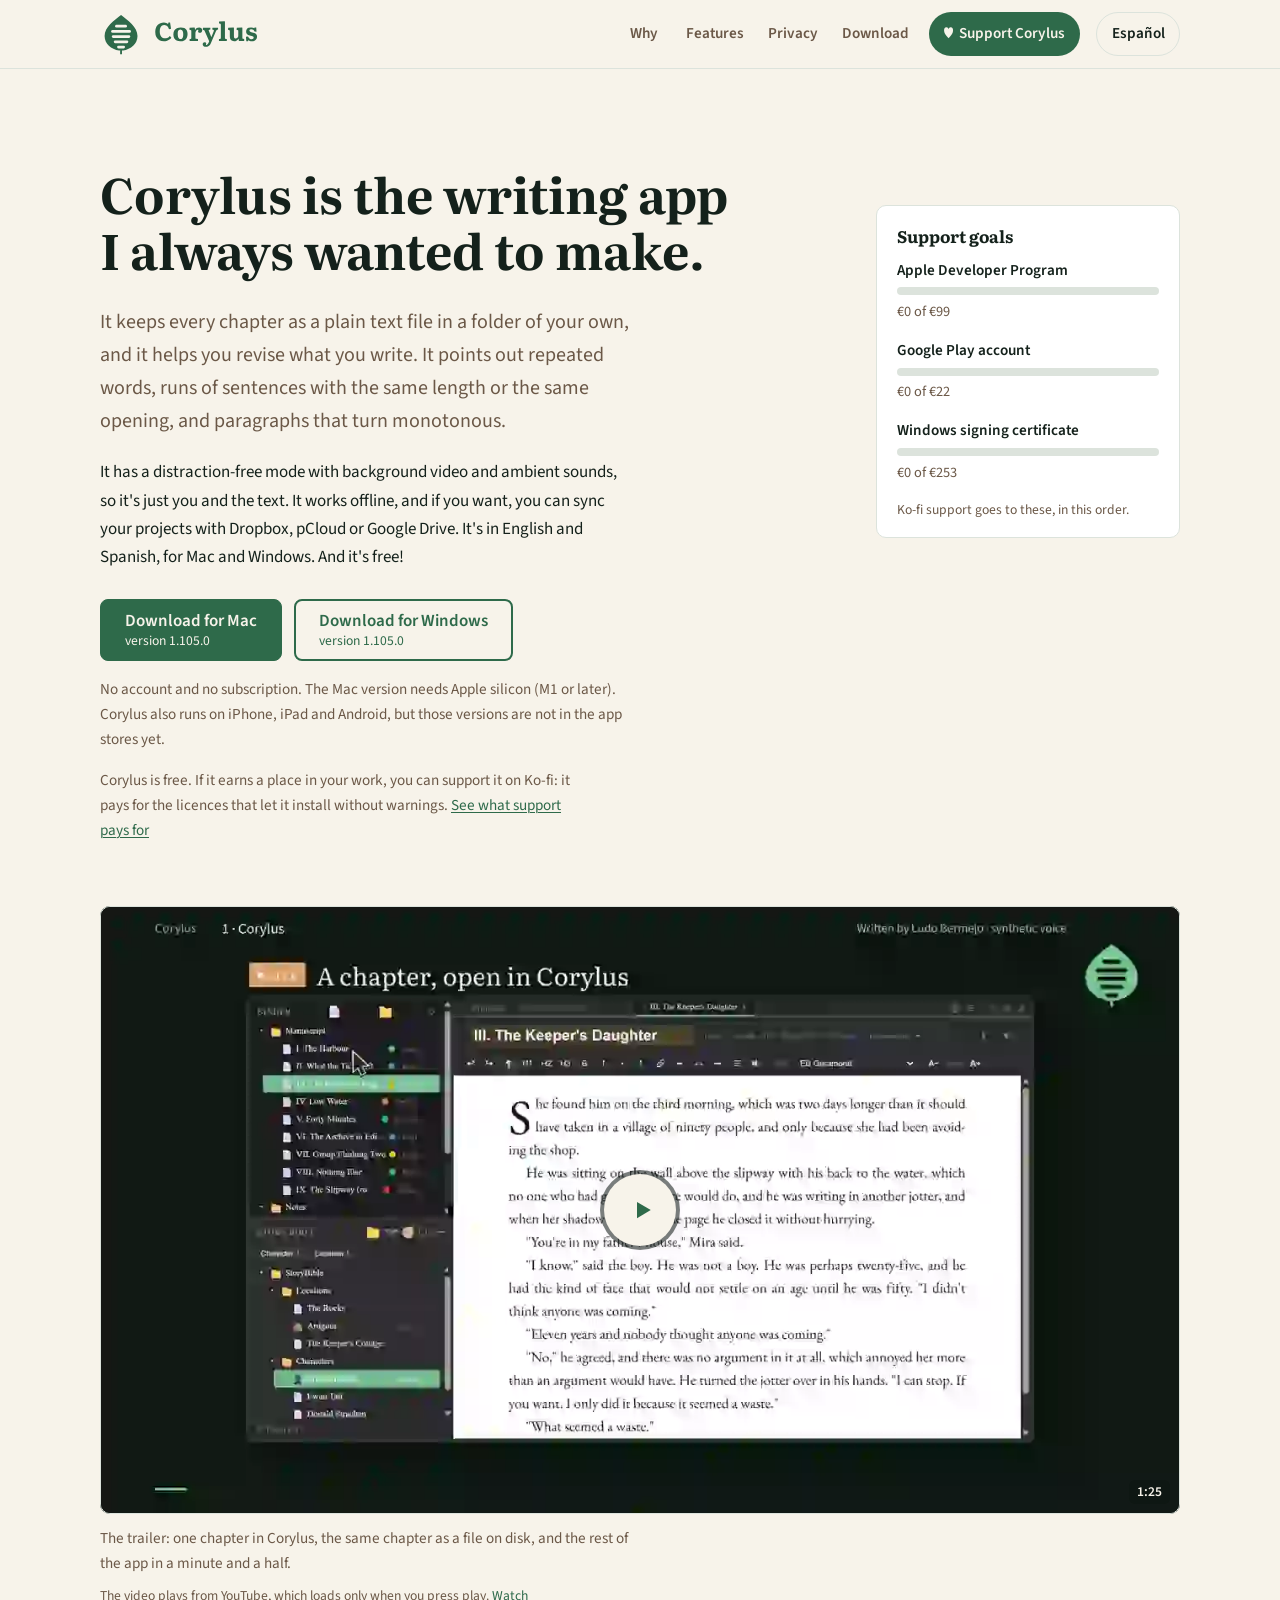
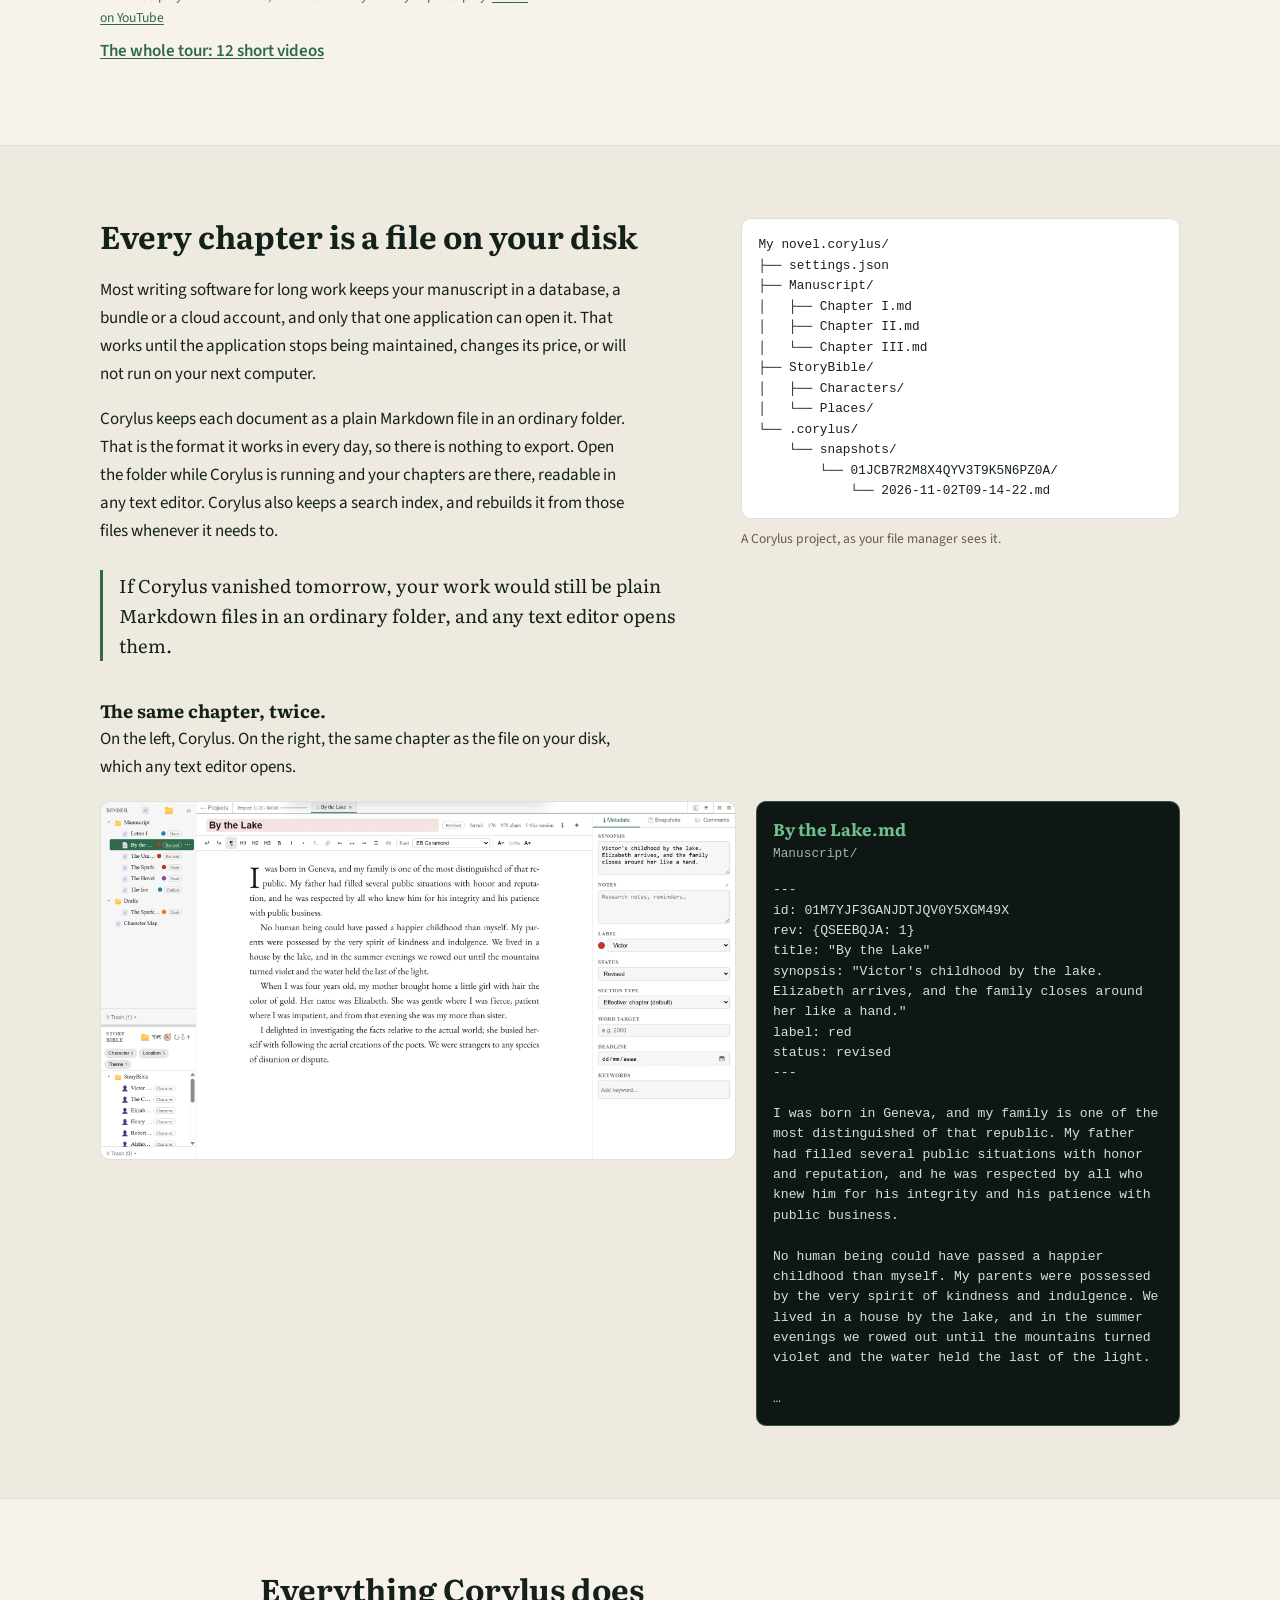
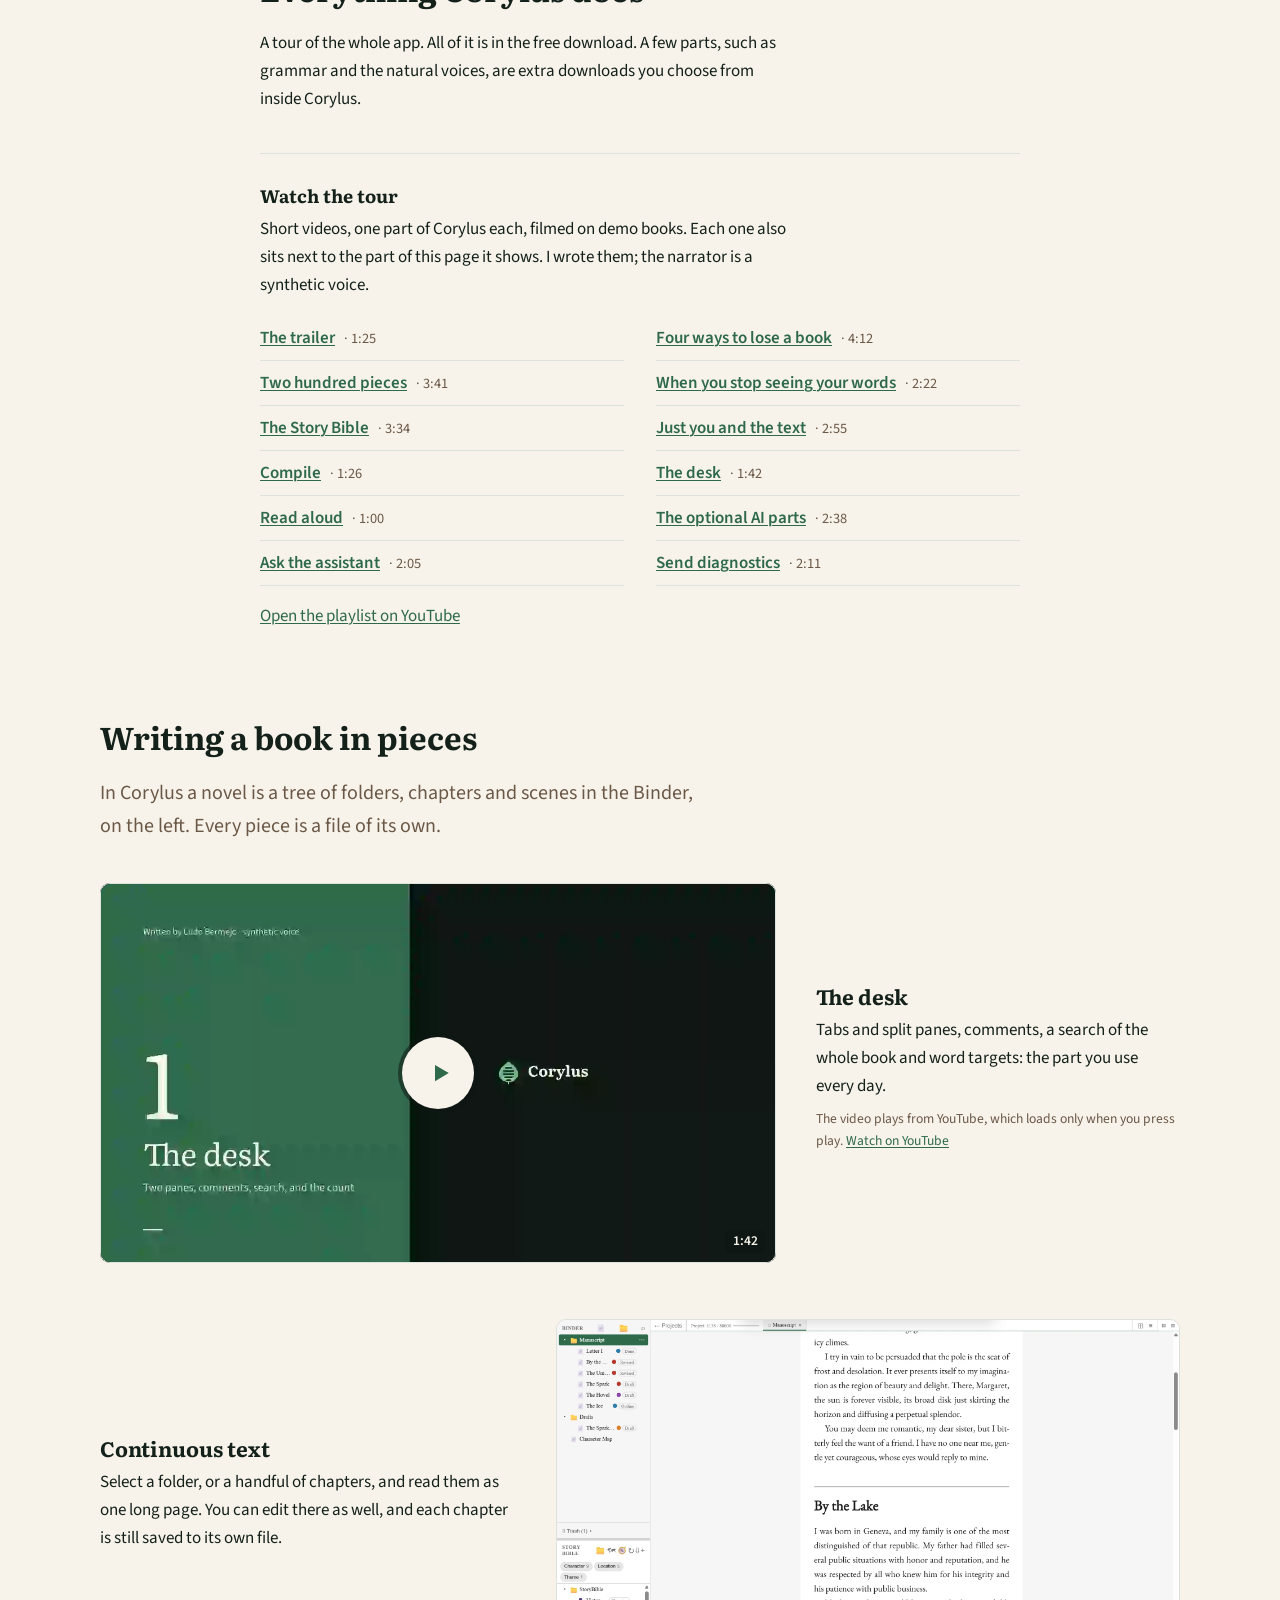
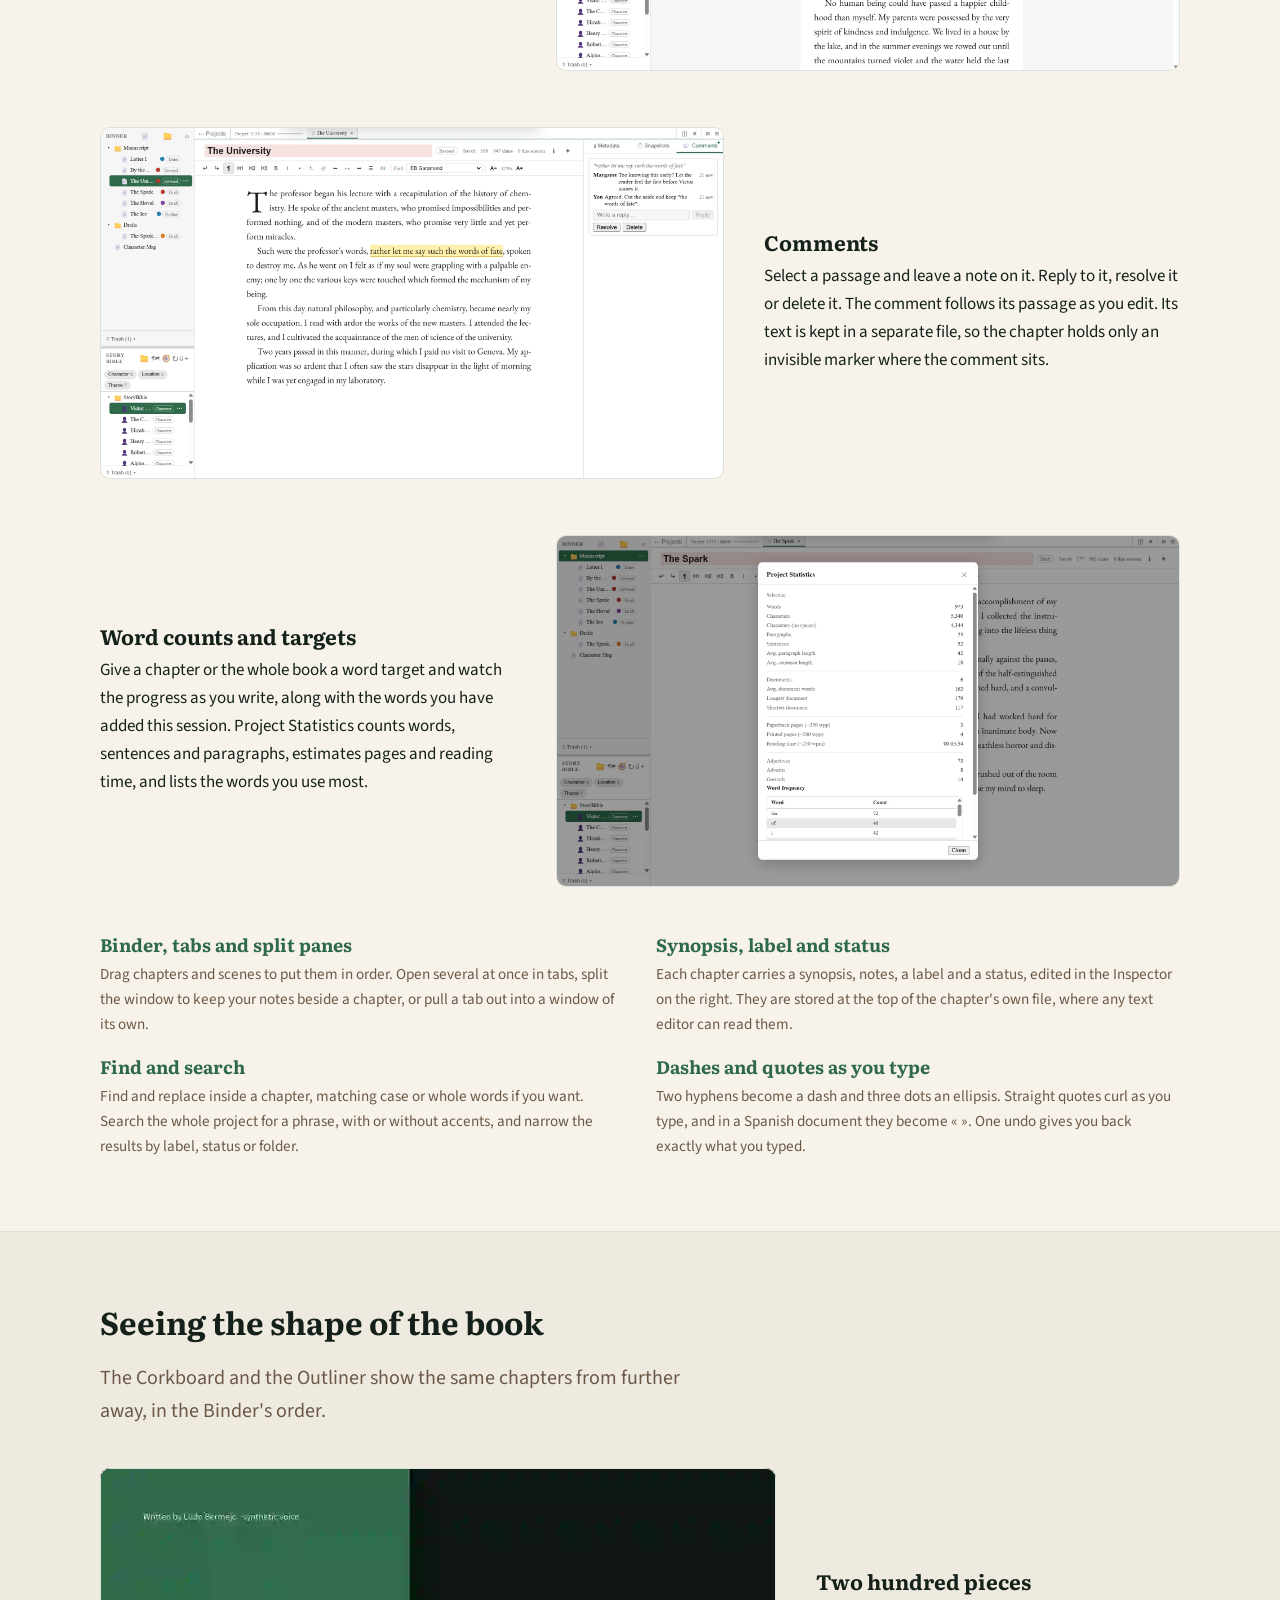
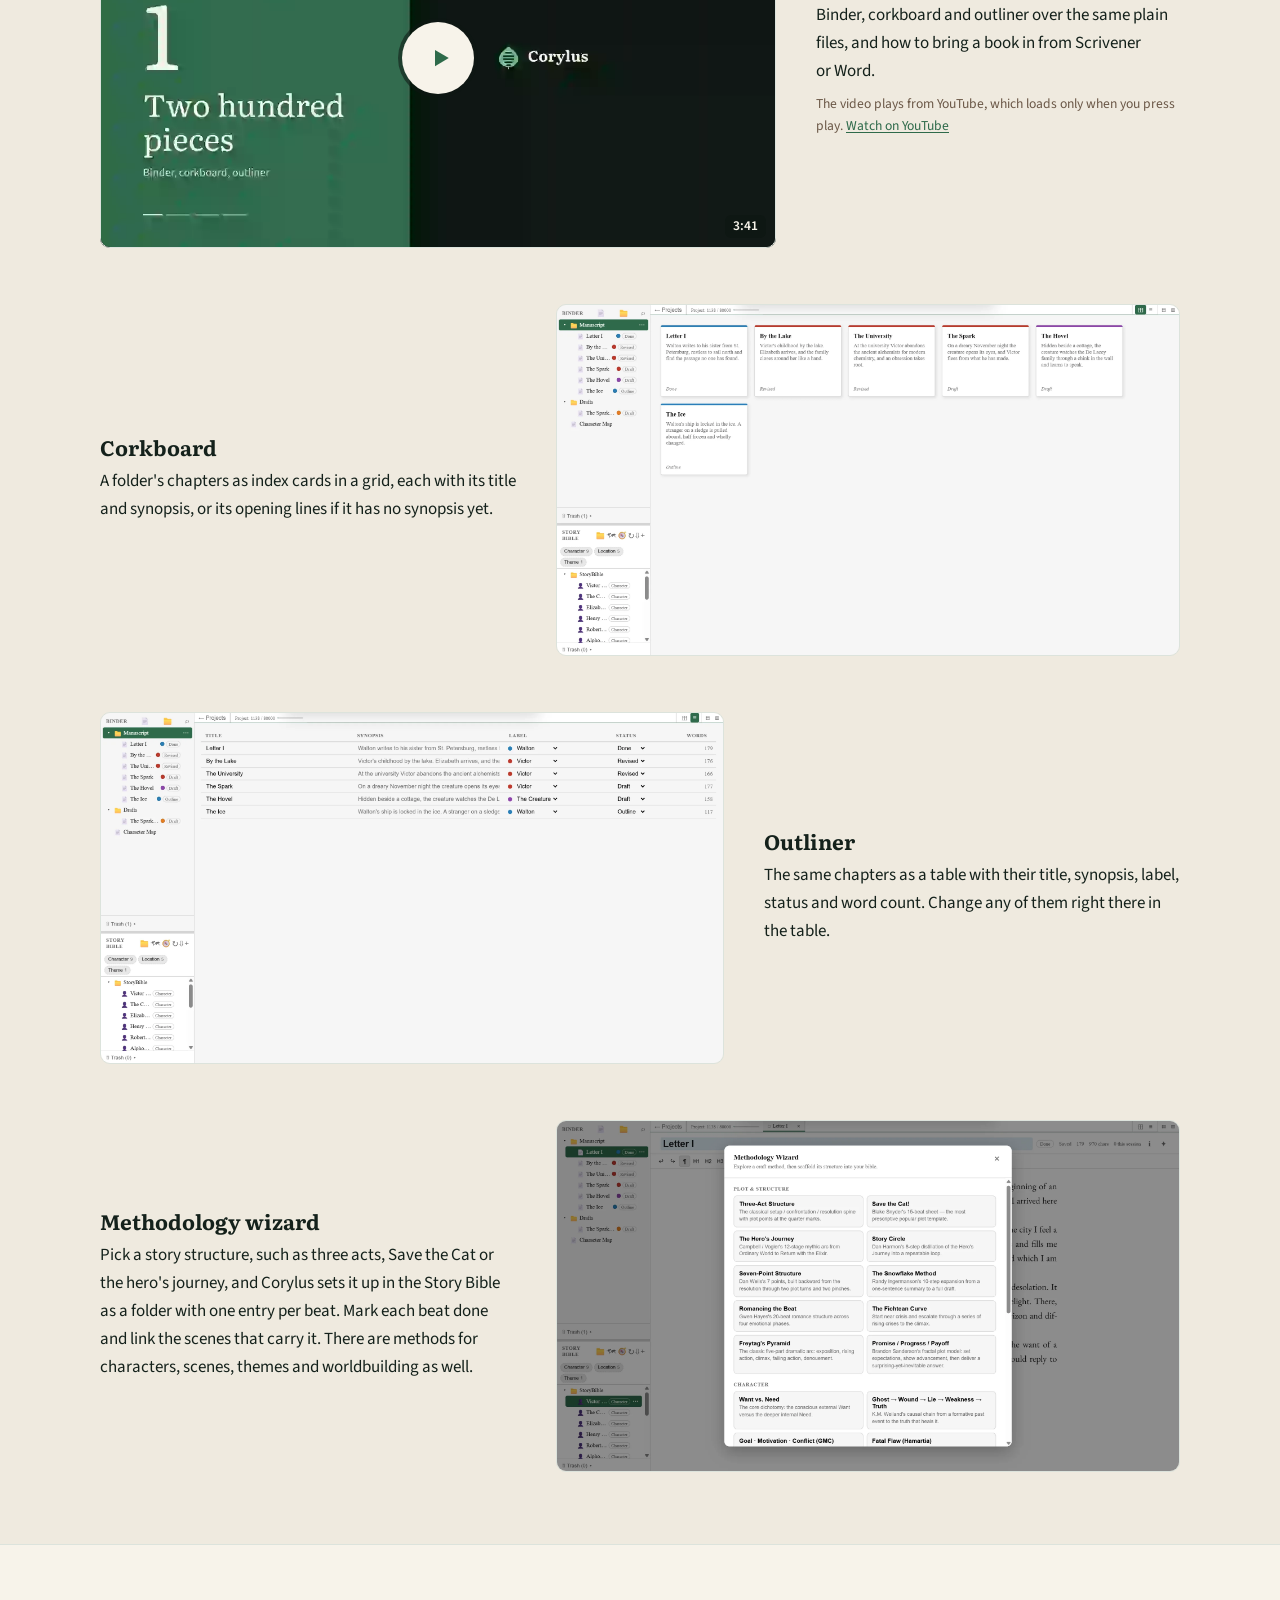
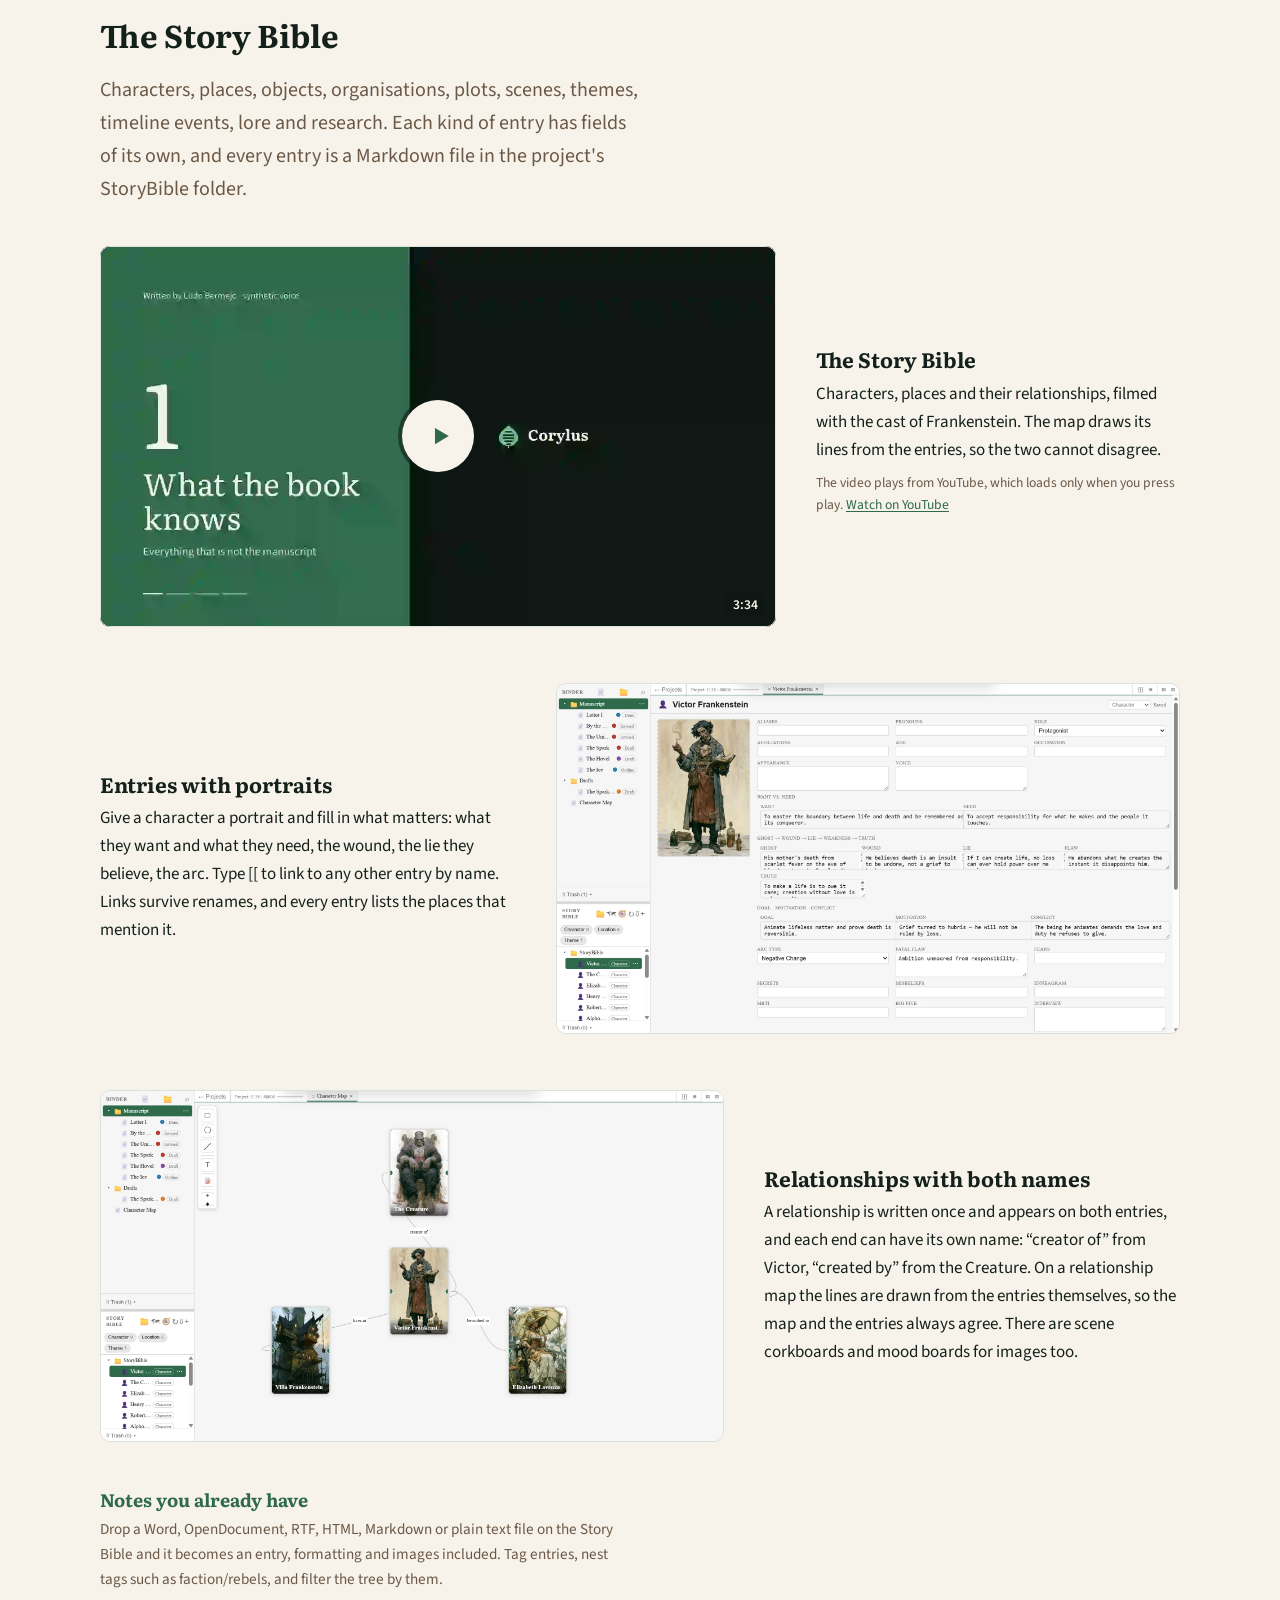
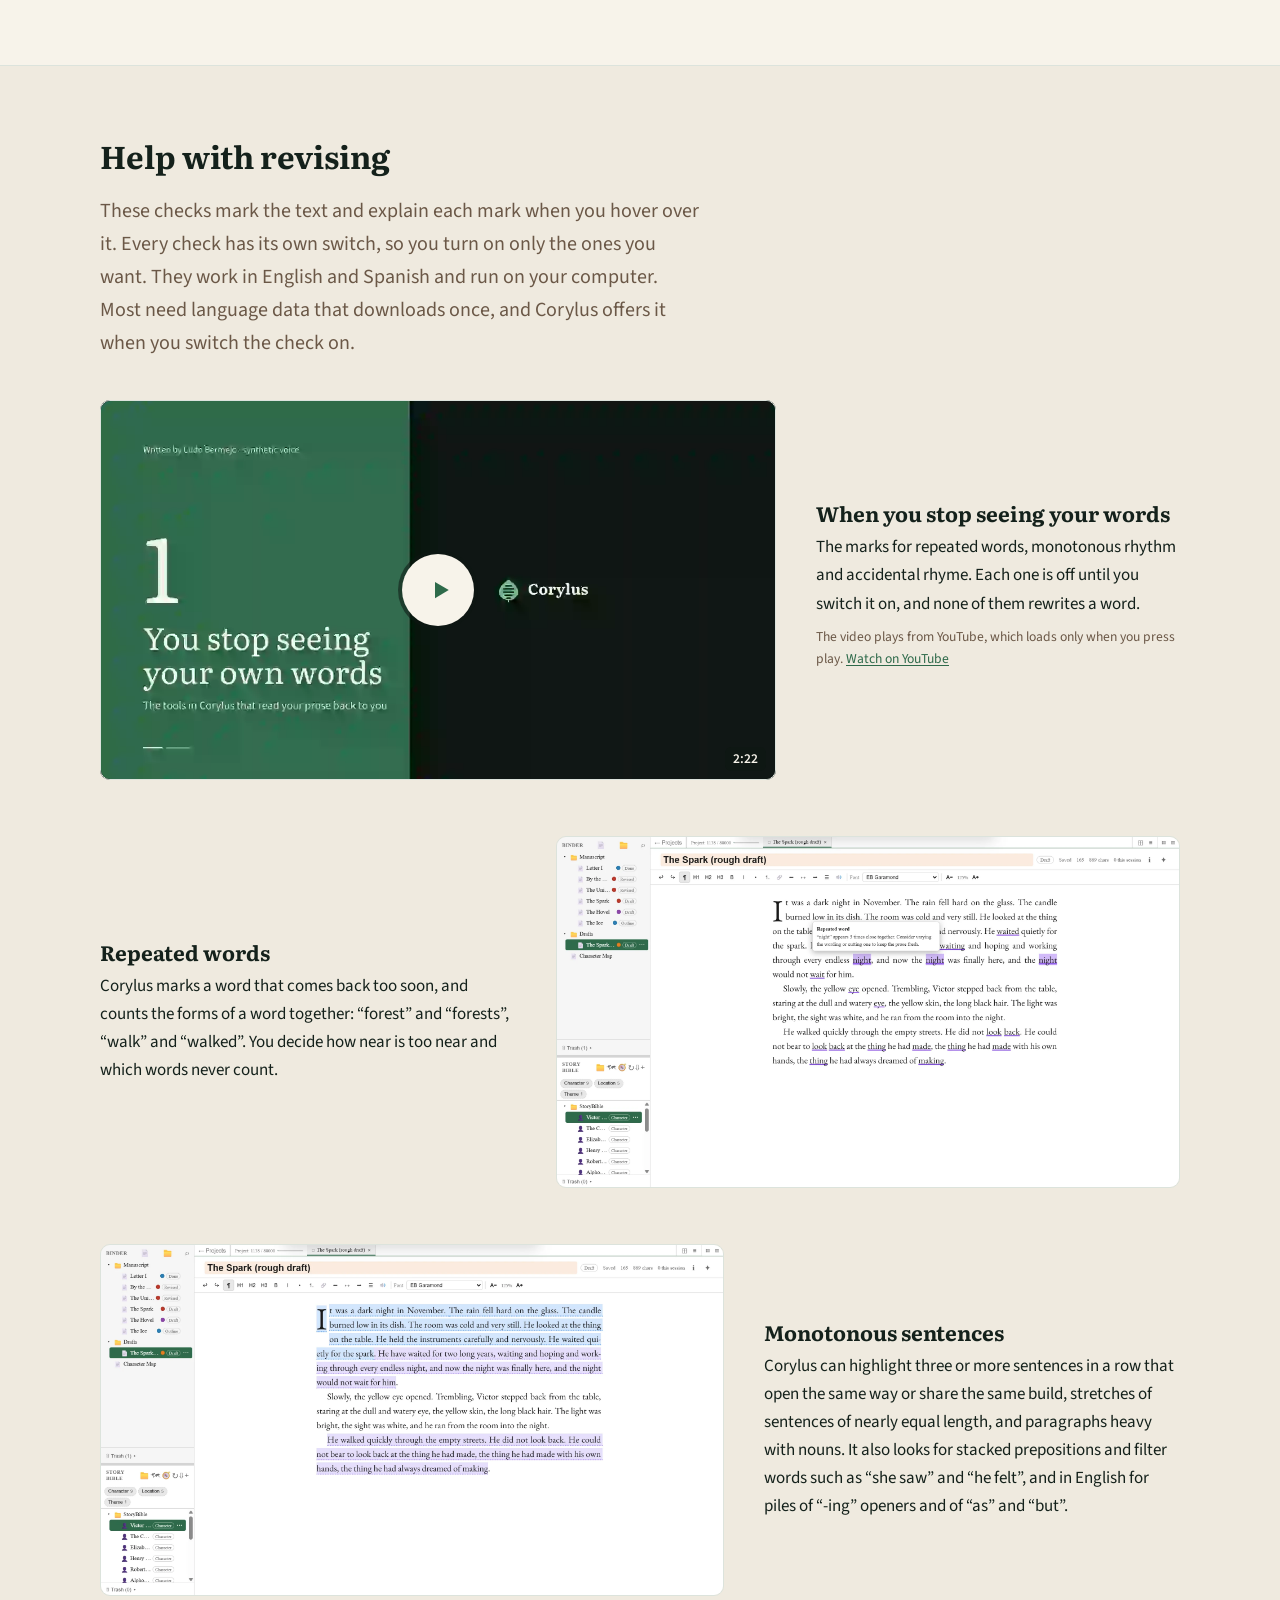
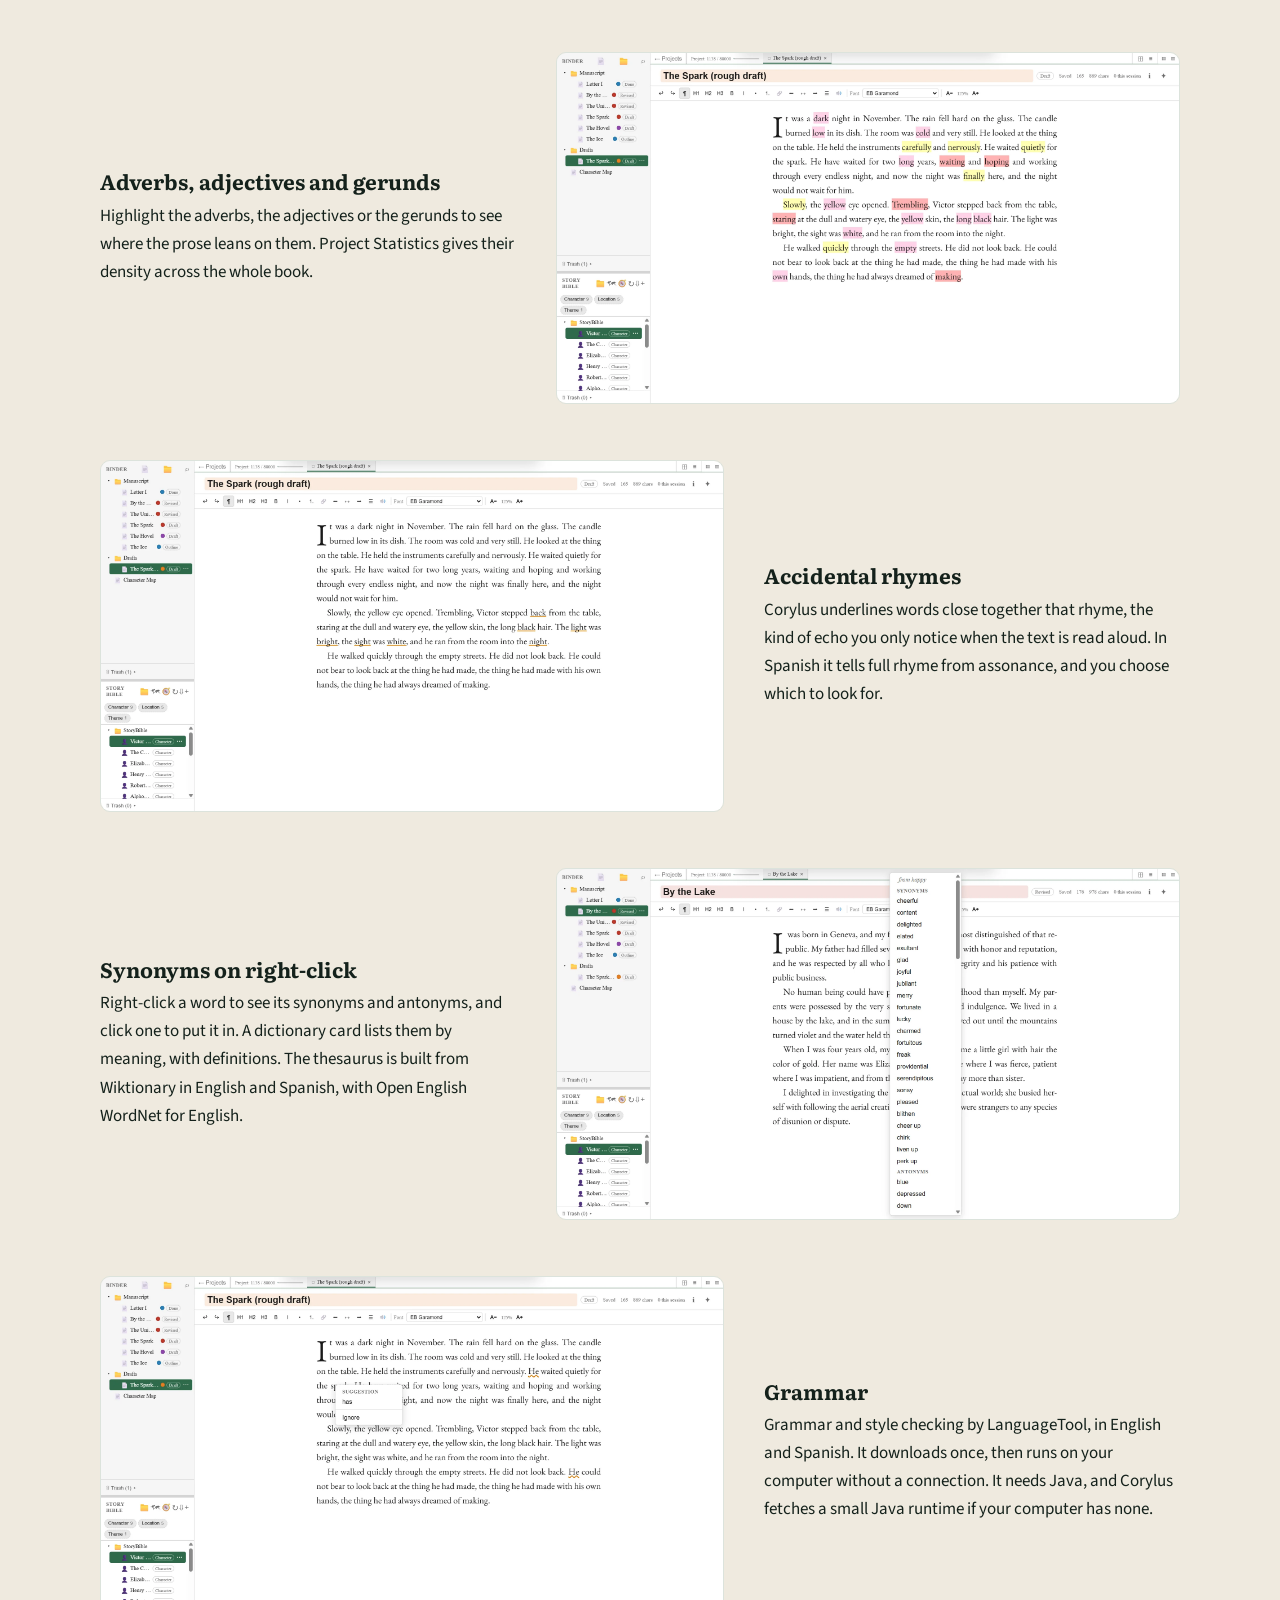
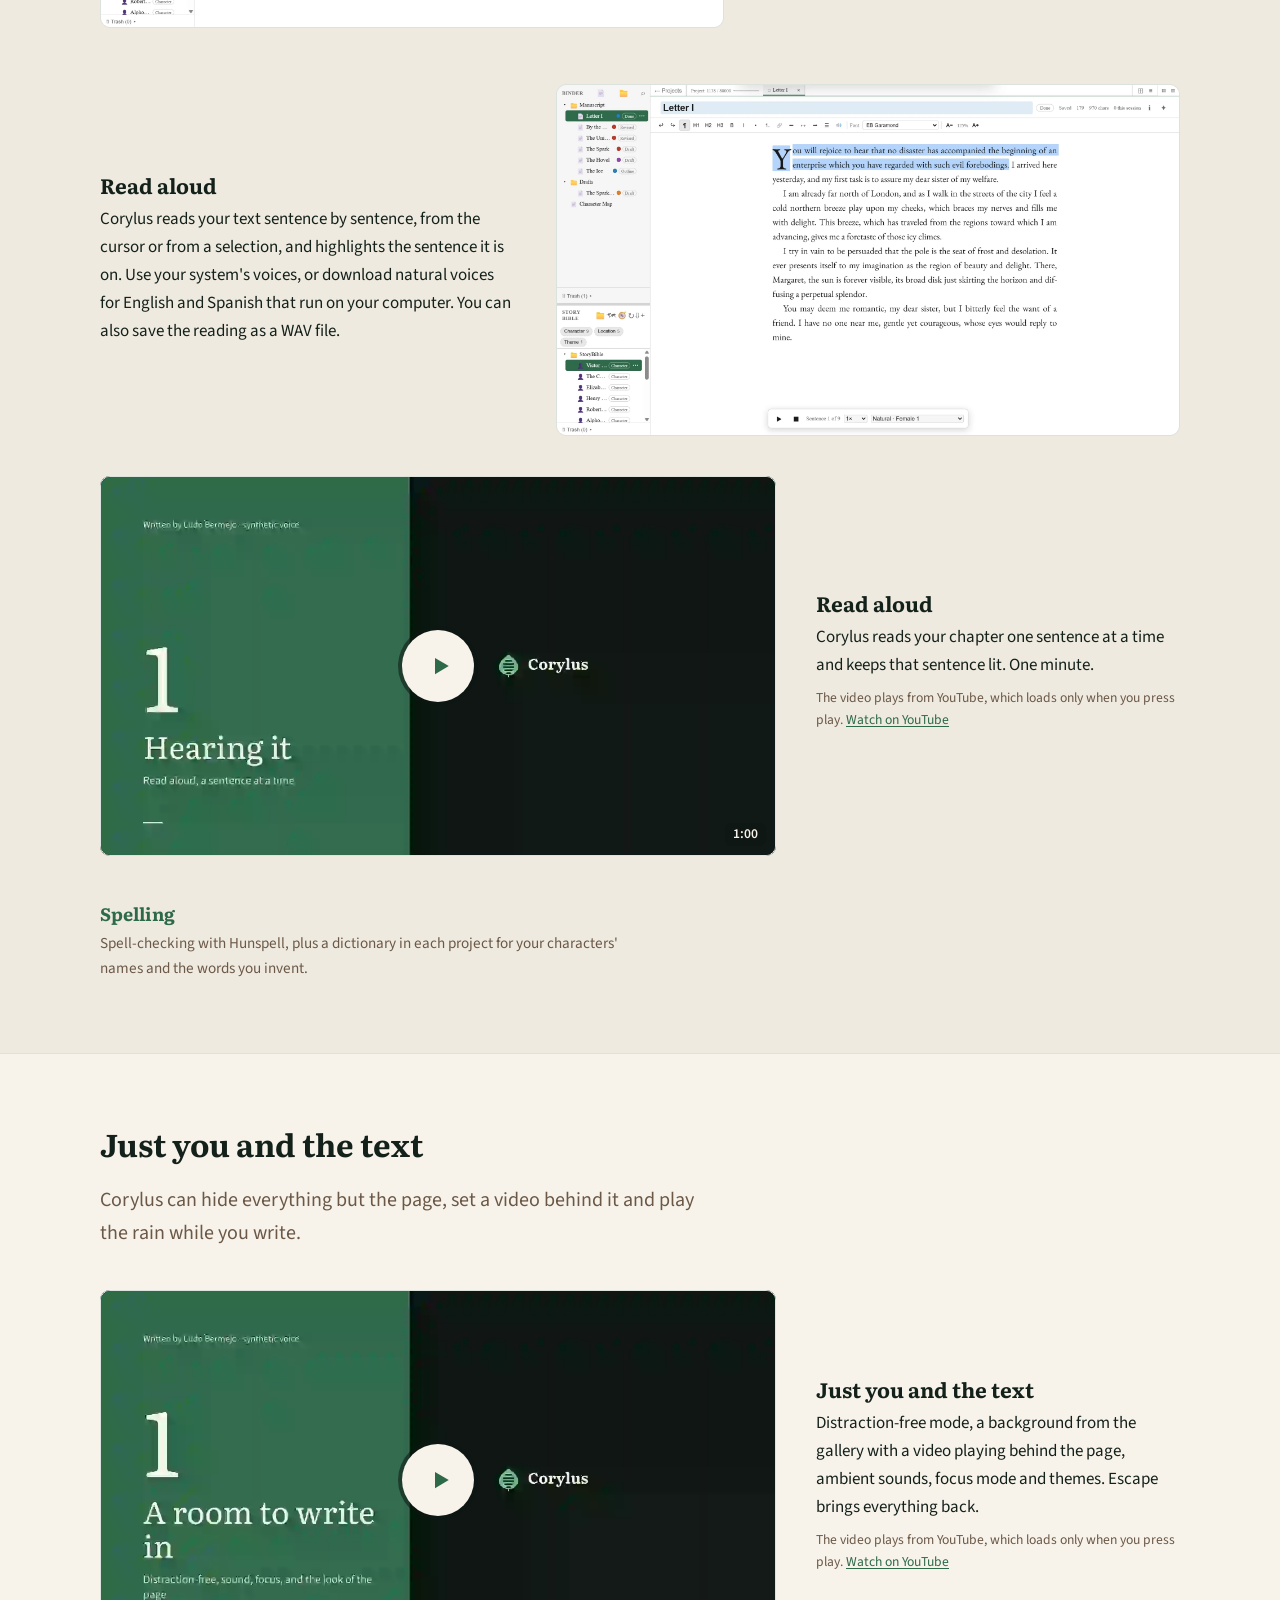
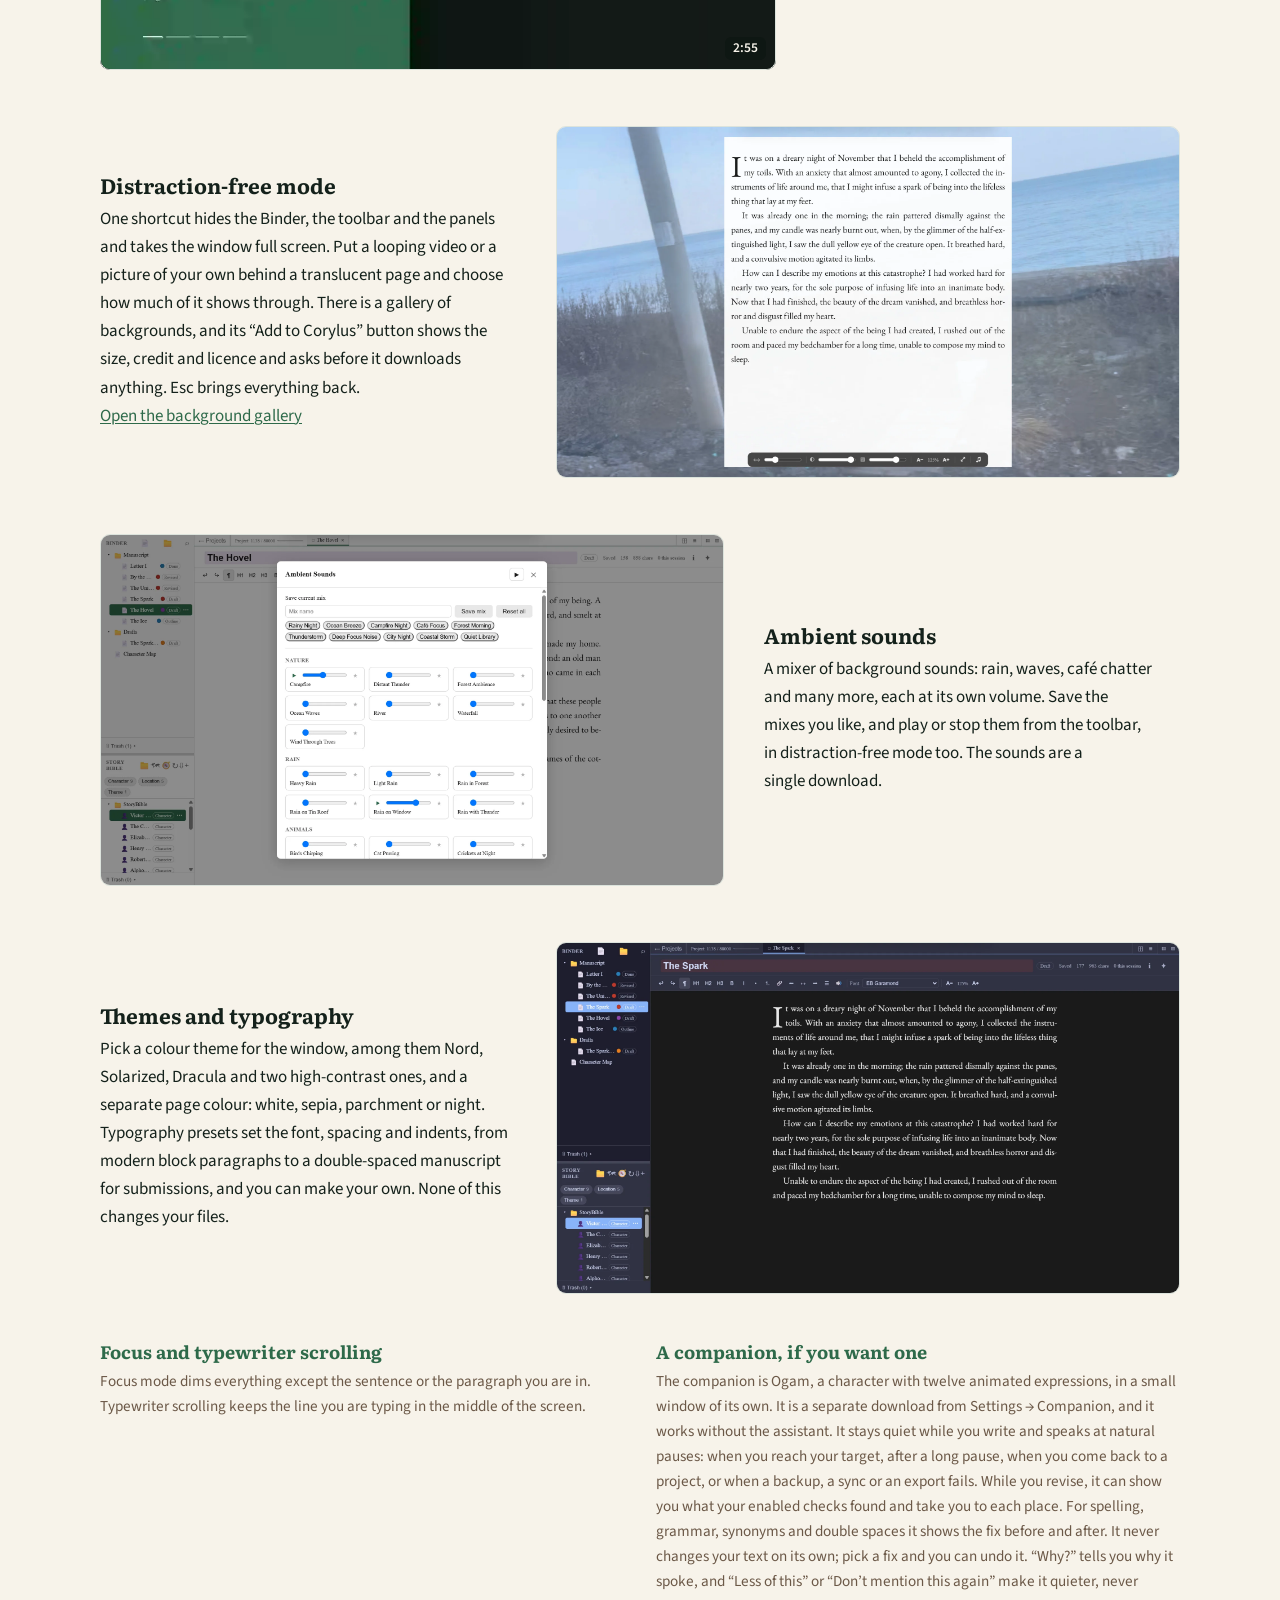
<file: index.html>
<!doctype html>
<html lang="en">
<head>
<meta charset="utf-8">
<meta name="viewport" content="width=device-width, initial-scale=1">
<script src="assets/lang.js?v=71448d75"></script>
<title>Corylus: a writing app for novels, kept in plain files on your disk</title>
<meta name="description" content="A free writing app for novels and other long work, for Mac and Windows. Every chapter is a plain Markdown file in a folder of your own. Binder, corkboard, outliner, Story Bible, checks for repeated words and monotonous sentences, distraction-free mode, snapshots, and export to Word, PDF and EPUB. No account.">
<meta http-equiv="Content-Security-Policy" content="frame-src https://www.youtube-nocookie.com">
<link rel="canonical" href="https://corylus.ludobermejo.es/">
<link rel="alternate" hreflang="en" href="https://corylus.ludobermejo.es/">
<link rel="alternate" hreflang="es" href="https://corylus.ludobermejo.es/es/">
<link rel="alternate" hreflang="x-default" href="https://corylus.ludobermejo.es/">
<link rel="icon" href="assets/favicon.svg" type="image/svg+xml">
<meta name="theme-color" content="#F7F3EA" media="(prefers-color-scheme: light)">
<meta name="theme-color" content="#0E1713" media="(prefers-color-scheme: dark)">
<meta property="og:type" content="website">
<meta property="og:title" content="Corylus: a writing app for novels, kept in plain files on your disk">
<meta property="og:description" content="A free writing app for novels and other long work, for Mac and Windows. Every chapter is a plain Markdown file in a folder of your own. Binder, corkboard, outliner, Story Bible, checks for repeated words and monotonous sentences, distraction-free mode, snapshots, and export to Word, PDF and EPUB. No account.">
<meta property="og:url" content="https://corylus.ludobermejo.es/">
<meta property="og:image" content="https://corylus.ludobermejo.es/assets/og.png">
<meta property="og:locale" content="en_GB">
<meta name="twitter:card" content="summary_large_image">
<link rel="preconnect" href="https://fonts.googleapis.com">
<link rel="preconnect" href="https://fonts.gstatic.com" crossorigin>
<link rel="stylesheet" href="https://fonts.googleapis.com/css2?family=Literata:wght@400;700&family=Source+Sans+3:wght@400;600&display=swap">
<link rel="stylesheet" href="assets/style.css?v=f86ebbcb">
</head>
<body>
<a class="skip" href="#main">Skip to content</a>

<header class="site">
  <div class="wrap row">
    <a class="brand" href="./" aria-label="Corylus">
      <img src="assets/lockup.svg" alt="Corylus" width="232" height="64" class="only-light">
      <img src="assets/lockup-dark.svg" alt="Corylus" width="232" height="64" class="only-dark">
    </a>
    <nav><a href="#why">Why</a><a href="#tour">Features</a><a href="#private">Privacy</a><a href="#get">Download</a><a class="kofi" href="https://ko-fi.com/corylus" rel="noopener" target="_blank"><span aria-hidden="true">♥</span> Support Corylus</a><a class="lang" href="es/" hreflang="es">Español</a></nav>
  </div>
</header>

<main id="main">

  <section class="hero">
    <div class="wrap narrow">
      <div class="hero-copy">
      <h1>Corylus is the writing app I always wanted to make.</h1>
      <p class="lead">It keeps every chapter as a plain text file in a folder of your own, and it helps you revise what you write. It points out repeated words, runs of sentences with the same length or the same opening, and paragraphs that turn monotonous.</p>
      <p>It has a distraction-free mode with background video and ambient sounds, so it&#x27;s just you and the text. It works offline, and if you want, you can sync your projects with Dropbox, pCloud or Google Drive. It&#x27;s in English and Spanish, for Mac and Windows. And it&#x27;s free!</p>
      <p class="downloads">
        <a class="btn" id="dl-mac" href="https://raw.githubusercontent.com/LudoBermejoES/corylus-releases/main/Corylus_1.105.0_aarch64.dmg">
          Download for Mac <span class="ver" data-ver-label="version">version 1.105.0</span>
        </a>
        <a class="btn ghost" id="dl-win" href="https://raw.githubusercontent.com/LudoBermejoES/corylus-releases/main/Corylus_1.105.0_x64-setup.exe">
          Download for Windows <span class="ver" data-ver-label="version">version 1.105.0</span>
        </a>
      </p>
      <p class="note">No account and no subscription. The Mac version needs Apple silicon (M1 or later). Corylus also runs on iPhone, iPad and Android, but those versions are not in the app stores yet.</p>
      <p class="kofi-line">Corylus is free. If it earns a place in your work, you can support it on Ko-fi: it pays for the licences that let it install without warnings. <a href="#support">See what support pays for</a></p>
      </div>
      <aside class="goals" aria-labelledby="goals-h"><h2 id="goals-h">Support goals</h2><ul><li><p class="goal-name">Apple Developer Program</p><progress max="99" value="0"></progress><p class="goal-sum">€0 of €99</p></li><li><p class="goal-name">Google Play account</p><progress max="22" value="0"></progress><p class="goal-sum">€0 of €22</p></li><li><p class="goal-name">Windows signing certificate</p><progress max="253" value="0"></progress><p class="goal-sum">€0 of €253</p></li></ul><p class="note">Ko-fi support goes to these, in this order.</p></aside>
    </div>
    <div class="wrap">
      <figure class="video video-hero" id="hero-video"><div class="video-frame" data-video="fz2q5GGS75w" data-title="The trailer"><a class="video-play" href="https://www.youtube.com/watch?v=fz2q5GGS75w" aria-label="Play “The trailer” (loads YouTube)"><img src="assets/videos/en/hero.webp" alt="" width="1280" height="720" fetchpriority="high"><span class="video-btn" aria-hidden="true"><svg viewBox="0 0 24 24" width="28" height="28" aria-hidden="true" focusable="false"><path d="M8 5.5v13l11-6.5z" fill="currentColor"/></svg></span><span class="video-len">1:25</span></a></div><figcaption><p>The trailer: one chapter in Corylus, the same chapter as a file on disk, and the rest of the app in a minute and a half.</p><p class="note video-note">The video plays from YouTube, which loads only when you press play. <a href="https://www.youtube.com/watch?v=fz2q5GGS75w">Watch on YouTube</a></p><p class="video-more"><a href="#videos">The whole tour: 12 short videos</a></p></figcaption></figure>
    </div>
  </section>

  <section class="band" id="why">
    <div class="wrap split">
      <div>
        <h2>Every chapter is a file on your disk</h2>
        <p>Most writing software for long work keeps your manuscript in a database, a bundle or a cloud account, and only that one application can open it. That works until the application stops being maintained, changes its price, or will not run on your next computer.</p>
        <p>Corylus keeps each document as a plain Markdown file in an ordinary folder. That is the format it works in every day, so there is nothing to export. Open the folder while Corylus is running and your chapters are there, readable in any text editor. Corylus also keeps a search index, and rebuilds it from those files whenever it needs to.</p>
        <blockquote>If Corylus vanished tomorrow, your work would still be plain Markdown files in an ordinary folder, and any text editor opens them.</blockquote>
      </div>
      <figure class="tree">
        <pre>My novel.corylus/
├── settings.json
├── Manuscript/
│   ├── Chapter I.md
│   ├── Chapter II.md
│   └── Chapter III.md
├── StoryBible/
│   ├── Characters/
│   └── Places/
└── .corylus/
    └── snapshots/
        └── 01JCB7R2M8X4QYV3T9K5N6PZ0A/
            └── 2026-11-02T09-14-22.md</pre>
        <figcaption>A Corylus project, as your file manager sees it.</figcaption>
      </figure>
    </div>
    <div class="wrap">
      <div class="disk-pair">
        <h3>The same chapter, twice.</h3>
        <p>On the left, Corylus. On the right, the same chapter as the file on your disk, which any text editor opens.</p>
        <div class="disk-cols">
          <figure class="feature-shot"><a class="zoom" href="assets/shots/editor.webp"><img src="assets/shots/editor.webp" alt="The same chapter in Corylus, and as the file on your disk." width="2208" height="1242" loading="lazy"></a></figure>
          <figure class="md-file">
            <figcaption><strong>By the Lake.md</strong><span>Manuscript/</span></figcaption>
            <pre>---
id: 01M7YJF3GANJDTJQV0Y5XGM49X
rev: {QSEEBQJA: 1}
title: &quot;By the Lake&quot;
synopsis: &quot;Victor&#x27;s childhood by the lake. Elizabeth arrives, and the family closes around her like a hand.&quot;
label: red
status: revised
---

I was born in Geneva, and my family is one of the most distinguished of that republic. My father had filled several public situations with honor and reputation, and he was respected by all who knew him for his integrity and his patience with public business.

No human being could have passed a happier childhood than myself. My parents were possessed by the very spirit of kindness and indulgence. We lived in a house by the lake, and in the summer evenings we rowed out until the mountains turned violet and the water held the last of the light.

…</pre>
          </figure>
        </div>
      </div>
    </div>
  </section>

  <section class="tour-head" id="tour">
    <div class="wrap narrow">
      <h2>Everything Corylus does</h2>
      <p>A tour of the whole app. All of it is in the free download. A few parts, such as grammar and the natural voices, are extra downloads you choose from inside Corylus.</p>
      <div class="videos" id="videos">
        <h3>Watch the tour</h3>
        <p>Short videos, one part of Corylus each, filmed on demo books. Each one also sits next to the part of this page it shows. I wrote them; the narrator is a synthetic voice.</p>
        <ol class="video-list"><li><a href="#hero-video">The trailer</a> <span class="len">· 1:25</span></li><li><a href="#safety">Four ways to lose a book</a> <span class="len">· 4:12</span></li><li><a href="#structure">Two hundred pieces</a> <span class="len">· 3:41</span></li><li><a href="#revise">When you stop seeing your words</a> <span class="len">· 2:22</span></li><li><a href="#bible">The Story Bible</a> <span class="len">· 3:34</span></li><li><a href="#environment">Just you and the text</a> <span class="len">· 2:55</span></li><li><a href="#finish">Compile</a> <span class="len">· 1:26</span></li><li><a href="#writing">The desk</a> <span class="len">· 1:42</span></li><li><a href="#read-aloud">Read aloud</a> <span class="len">· 1:00</span></li><li><a href="#extras">The optional AI parts</a> <span class="len">· 2:38</span></li><li><a href="#assistant-use">Ask the assistant</a> <span class="len">· 2:05</span></li><li><a href="#diagnostics">Send diagnostics</a> <span class="len">· 2:11</span></li></ol>
        <p><a href="https://www.youtube.com/playlist?list=PLM2yuZIkkOv4" rel="noopener">Open the playlist on YouTube</a></p>
      </div>
    </div>
  </section>

  <section class="group" id="writing">
    <div class="wrap">
      <h2>Writing a book in pieces</h2>
      <p class="lead">In Corylus a novel is a tree of folders, chapters and scenes in the Binder, on the left. Every piece is a file of its own.</p>
      <article class="video video-block"><div class="video-frame" data-video="jqCa2NjBkWo" data-title="The desk"><a class="video-play" href="https://www.youtube.com/watch?v=jqCa2NjBkWo" aria-label="Play “The desk” (loads YouTube)"><img src="assets/videos/en/writing.webp" alt="" width="1280" height="720" loading="lazy"><span class="video-btn" aria-hidden="true"><svg viewBox="0 0 24 24" width="28" height="28" aria-hidden="true" focusable="false"><path d="M8 5.5v13l11-6.5z" fill="currentColor"/></svg></span><span class="video-len">1:42</span></a></div><div class="video-text"><h3>The desk</h3><p>Tabs and split panes, comments, a search of the whole book and word targets: the part you use every day.</p><p class="note video-note">The video plays from YouTube, which loads only when you press play. <a href="https://www.youtube.com/watch?v=jqCa2NjBkWo">Watch on YouTube</a></p></div></article>
      <div class="feature"><div><h3>Continuous text</h3><p>Select a folder, or a handful of chapters, and read them as one long page. You can edit there as well, and each chapter is still saved to its own file.</p></div><figure class="feature-shot"><a class="zoom" href="assets/shots/continuous.webp"><img src="assets/shots/continuous.webp" alt="Several chapters shown one after another on a single scrolling page, each under a divider with its title." width="2208" height="1242" loading="lazy"></a></figure></div><div class="feature"><div><h3>Comments</h3><p>Select a passage and leave a note on it. Reply to it, resolve it or delete it. The comment follows its passage as you edit. Its text is kept in a separate file, so the chapter holds only an invisible marker where the comment sits.</p></div><figure class="feature-shot"><a class="zoom" href="assets/shots/comments.webp"><img src="assets/shots/comments.webp" alt="A passage highlighted in a chapter, with its comment shown in the comments panel beside it." width="2208" height="1242" loading="lazy"></a></figure></div><div class="feature"><div><h3>Word counts and targets</h3><p>Give a chapter or the whole book a word target and watch the progress as you write, along with the words you have added this session. Project Statistics counts words, sentences and paragraphs, estimates pages and reading time, and lists the words you use most.</p></div><figure class="feature-shot"><a class="zoom" href="assets/shots/statistics.webp"><img src="assets/shots/statistics.webp" alt="The Project Statistics window, with word, sentence and paragraph counts, page and reading-time estimates, and a list of the most frequent words." width="2208" height="1242" loading="lazy"></a></figure></div>
      <ul class="grid two"><li><h3>Binder, tabs and split panes</h3><p>Drag chapters and scenes to put them in order. Open several at once in tabs, split the window to keep your notes beside a chapter, or pull a tab out into a window of its own.</p></li><li><h3>Synopsis, label and status</h3><p>Each chapter carries a synopsis, notes, a label and a status, edited in the Inspector on the right. They are stored at the top of the chapter&#x27;s own file, where any text editor can read them.</p></li><li><h3>Find and search</h3><p>Find and replace inside a chapter, matching case or whole words if you want. Search the whole project for a phrase, with or without accents, and narrow the results by label, status or folder.</p></li><li><h3>Dashes and quotes as you type</h3><p>Two hyphens become a dash and three dots an ellipsis. Straight quotes curl as you type, and in a Spanish document they become « ». One undo gives you back exactly what you typed.</p></li></ul>
    </div>
  </section>
  <section class="group band" id="structure">
    <div class="wrap">
      <h2>Seeing the shape of the book</h2>
      <p class="lead">The Corkboard and the Outliner show the same chapters from further away, in the Binder&#x27;s order.</p>
      <article class="video video-block"><div class="video-frame" data-video="N-0uLr5TS2s" data-title="Two hundred pieces"><a class="video-play" href="https://www.youtube.com/watch?v=N-0uLr5TS2s" aria-label="Play “Two hundred pieces” (loads YouTube)"><img src="assets/videos/en/structure.webp" alt="" width="1280" height="720" loading="lazy"><span class="video-btn" aria-hidden="true"><svg viewBox="0 0 24 24" width="28" height="28" aria-hidden="true" focusable="false"><path d="M8 5.5v13l11-6.5z" fill="currentColor"/></svg></span><span class="video-len">3:41</span></a></div><div class="video-text"><h3>Two hundred pieces</h3><p>Binder, corkboard and outliner over the same plain files, and how to bring a book in from Scrivener or Word.</p><p class="note video-note">The video plays from YouTube, which loads only when you press play. <a href="https://www.youtube.com/watch?v=N-0uLr5TS2s">Watch on YouTube</a></p></div></article>
      <div class="feature"><div><h3>Corkboard</h3><p>A folder&#x27;s chapters as index cards in a grid, each with its title and synopsis, or its opening lines if it has no synopsis yet.</p></div><figure class="feature-shot"><a class="zoom" href="assets/shots/corkboard.webp"><img src="assets/shots/corkboard.webp" alt="The Corkboard: a folder&#x27;s chapters as index cards, each with a title and a short synopsis." width="2208" height="1242" loading="lazy"></a></figure></div><div class="feature"><div><h3>Outliner</h3><p>The same chapters as a table with their title, synopsis, label, status and word count. Change any of them right there in the table.</p></div><figure class="feature-shot"><a class="zoom" href="assets/shots/outliner.webp"><img src="assets/shots/outliner.webp" alt="The Outliner: one row per chapter, with columns for title, synopsis, label, status and word count." width="2208" height="1242" loading="lazy"></a></figure></div><div class="feature"><div><h3>Methodology wizard</h3><p>Pick a story structure, such as three acts, Save the Cat or the hero&#x27;s journey, and Corylus sets it up in the Story Bible as a folder with one entry per beat. Mark each beat done and link the scenes that carry it. There are methods for characters, scenes, themes and worldbuilding as well.</p></div><figure class="feature-shot"><a class="zoom" href="assets/shots/methodology.webp"><img src="assets/shots/methodology.webp" alt="The methodology wizard, with a list of story structures and a preview of the one selected." width="2208" height="1242" loading="lazy"></a></figure></div>
      
    </div>
  </section>
  <section class="group" id="bible">
    <div class="wrap">
      <h2>The Story Bible</h2>
      <p class="lead">Characters, places, objects, organisations, plots, scenes, themes, timeline events, lore and research. Each kind of entry has fields of its own, and every entry is a Markdown file in the project&#x27;s StoryBible folder.</p>
      <article class="video video-block"><div class="video-frame" data-video="P4cMXc4OirQ" data-title="The Story Bible"><a class="video-play" href="https://www.youtube.com/watch?v=P4cMXc4OirQ" aria-label="Play “The Story Bible” (loads YouTube)"><img src="assets/videos/en/bible.webp" alt="" width="1280" height="720" loading="lazy"><span class="video-btn" aria-hidden="true"><svg viewBox="0 0 24 24" width="28" height="28" aria-hidden="true" focusable="false"><path d="M8 5.5v13l11-6.5z" fill="currentColor"/></svg></span><span class="video-len">3:34</span></a></div><div class="video-text"><h3>The Story Bible</h3><p>Characters, places and their relationships, filmed with the cast of Frankenstein. The map draws its lines from the entries, so the two cannot disagree.</p><p class="note video-note">The video plays from YouTube, which loads only when you press play. <a href="https://www.youtube.com/watch?v=P4cMXc4OirQ">Watch on YouTube</a></p></div></article>
      <div class="feature"><div><h3>Entries with portraits</h3><p>Give a character a portrait and fill in what matters: what they want and what they need, the wound, the lie they believe, the arc. Type [[ to link to any other entry by name. Links survive renames, and every entry lists the places that mention it.</p></div><figure class="feature-shot"><a class="zoom" href="assets/shots/story-bible-entry.webp"><img src="assets/shots/story-bible-entry.webp" alt="A character entry in the Story Bible, with a portrait on the left and fields such as Want vs. Need beside it." width="2208" height="1242" loading="lazy"></a></figure></div><div class="feature"><div><h3>Relationships with both names</h3><p>A relationship is written once and appears on both entries, and each end can have its own name: “creator of” from Victor, “created by” from the Creature. On a relationship map the lines are drawn from the entries themselves, so the map and the entries always agree. There are scene corkboards and mood boards for images too.</p></div><figure class="feature-shot"><a class="zoom" href="assets/shots/relationship-map.webp"><img src="assets/shots/relationship-map.webp" alt="A relationship map: character cards with portraits, joined by lines labelled with the relationship, such as “creator of”." width="2208" height="1242" loading="lazy"></a></figure></div>
      <ul class="grid two"><li><h3>Notes you already have</h3><p>Drop a Word, OpenDocument, RTF, HTML, Markdown or plain text file on the Story Bible and it becomes an entry, formatting and images included. Tag entries, nest tags such as faction/rebels, and filter the tree by them.</p></li></ul>
    </div>
  </section>
  <section class="group band" id="revise">
    <div class="wrap">
      <h2>Help with revising</h2>
      <p class="lead">These checks mark the text and explain each mark when you hover over it. Every check has its own switch, so you turn on only the ones you want. They work in English and Spanish and run on your computer. Most need language data that downloads once, and Corylus offers it when you switch the check on.</p>
      <article class="video video-block"><div class="video-frame" data-video="obfF5Uef2rQ" data-title="When you stop seeing your words"><a class="video-play" href="https://www.youtube.com/watch?v=obfF5Uef2rQ" aria-label="Play “When you stop seeing your words” (loads YouTube)"><img src="assets/videos/en/revise.webp" alt="" width="1280" height="720" loading="lazy"><span class="video-btn" aria-hidden="true"><svg viewBox="0 0 24 24" width="28" height="28" aria-hidden="true" focusable="false"><path d="M8 5.5v13l11-6.5z" fill="currentColor"/></svg></span><span class="video-len">2:22</span></a></div><div class="video-text"><h3>When you stop seeing your words</h3><p>The marks for repeated words, monotonous rhythm and accidental rhyme. Each one is off until you switch it on, and none of them rewrites a word.</p><p class="note video-note">The video plays from YouTube, which loads only when you press play. <a href="https://www.youtube.com/watch?v=obfF5Uef2rQ">Watch on YouTube</a></p></div></article>
      <div class="feature"><div><h3>Repeated words</h3><p>Corylus marks a word that comes back too soon, and counts the forms of a word together: “forest” and “forests”, “walk” and “walked”. You decide how near is too near and which words never count.</p></div><figure class="feature-shot"><a class="zoom" href="assets/shots/analysis-repetition.webp"><img src="assets/shots/analysis-repetition.webp" alt="A paragraph with several repeated words underlined." width="2208" height="1242" loading="lazy"></a></figure></div><div class="feature"><div><h3>Monotonous sentences</h3><p>Corylus can highlight three or more sentences in a row that open the same way or share the same build, stretches of sentences of nearly equal length, and paragraphs heavy with nouns. It also looks for stacked prepositions and filter words such as “she saw” and “he felt”, and in English for piles of “-ing” openers and of “as” and “but”.</p></div><figure class="feature-shot"><a class="zoom" href="assets/shots/analysis-structure.webp"><img src="assets/shots/analysis-structure.webp" alt="A passage with a run of sentences highlighted as monotonous." width="2208" height="1242" loading="lazy"></a></figure></div><div class="feature"><div><h3>Adverbs, adjectives and gerunds</h3><p>Highlight the adverbs, the adjectives or the gerunds to see where the prose leans on them. Project Statistics gives their density across the whole book.</p></div><figure class="feature-shot"><a class="zoom" href="assets/shots/analysis-style.webp"><img src="assets/shots/analysis-style.webp" alt="A paragraph with its adverbs, adjectives and gerunds highlighted." width="2208" height="1242" loading="lazy"></a></figure></div><div class="feature"><div><h3>Accidental rhymes</h3><p>Corylus underlines words close together that rhyme, the kind of echo you only notice when the text is read aloud. In Spanish it tells full rhyme from assonance, and you choose which to look for.</p></div><figure class="feature-shot"><a class="zoom" href="assets/shots/rhyme.webp"><img src="assets/shots/rhyme.webp" alt="A paragraph with pairs of rhyming words underlined." width="2208" height="1242" loading="lazy"></a></figure></div><div class="feature"><div><h3>Synonyms on right-click</h3><p>Right-click a word to see its synonyms and antonyms, and click one to put it in. A dictionary card lists them by meaning, with definitions. The thesaurus is built from Wiktionary in English and Spanish, with Open English WordNet for English.</p></div><figure class="feature-shot"><a class="zoom" href="assets/shots/thesaurus.webp"><img src="assets/shots/thesaurus.webp" alt="The right-click menu on a word, listing synonyms to replace it with." width="2208" height="1242" loading="lazy"></a></figure></div><div class="feature"><div><h3>Grammar</h3><p>Grammar and style checking by LanguageTool, in English and Spanish. It downloads once, then runs on your computer without a connection. It needs Java, and Corylus fetches a small Java runtime if your computer has none.</p></div><figure class="feature-shot"><a class="zoom" href="assets/shots/grammar.webp"><img src="assets/shots/grammar.webp" alt="A sentence with a grammar mark and LanguageTool&#x27;s suggested correction." width="2208" height="1242" loading="lazy"></a></figure></div><div class="feature"><div><h3>Read aloud</h3><p>Corylus reads your text sentence by sentence, from the cursor or from a selection, and highlights the sentence it is on. Use your system&#x27;s voices, or download natural voices for English and Spanish that run on your computer. You can also save the reading as a WAV file.</p></div><figure class="feature-shot"><a class="zoom" href="assets/shots/read-aloud.webp"><img src="assets/shots/read-aloud.webp" alt="The read-aloud player, with the sentence being read highlighted in the chapter." width="2208" height="1242" loading="lazy"></a></figure></div><div id="read-aloud"><article class="video video-block"><div class="video-frame" data-video="ZA-lxCCVUzM" data-title="Read aloud"><a class="video-play" href="https://www.youtube.com/watch?v=ZA-lxCCVUzM" aria-label="Play “Read aloud” (loads YouTube)"><img src="assets/videos/en/read-aloud.webp" alt="" width="1280" height="720" loading="lazy"><span class="video-btn" aria-hidden="true"><svg viewBox="0 0 24 24" width="28" height="28" aria-hidden="true" focusable="false"><path d="M8 5.5v13l11-6.5z" fill="currentColor"/></svg></span><span class="video-len">1:00</span></a></div><div class="video-text"><h3>Read aloud</h3><p>Corylus reads your chapter one sentence at a time and keeps that sentence lit. One minute.</p><p class="note video-note">The video plays from YouTube, which loads only when you press play. <a href="https://www.youtube.com/watch?v=ZA-lxCCVUzM">Watch on YouTube</a></p></div></article></div>
      <ul class="grid two"><li><h3>Spelling</h3><p>Spell-checking with Hunspell, plus a dictionary in each project for your characters&#x27; names and the words you invent.</p></li></ul>
    </div>
  </section>
  <section class="group" id="environment">
    <div class="wrap">
      <h2>Just you and the text</h2>
      <p class="lead">Corylus can hide everything but the page, set a video behind it and play the rain while you write.</p>
      <article class="video video-block"><div class="video-frame" data-video="X-iH9zHspcE" data-title="Just you and the text"><a class="video-play" href="https://www.youtube.com/watch?v=X-iH9zHspcE" aria-label="Play “Just you and the text” (loads YouTube)"><img src="assets/videos/en/environment.webp" alt="" width="1280" height="720" loading="lazy"><span class="video-btn" aria-hidden="true"><svg viewBox="0 0 24 24" width="28" height="28" aria-hidden="true" focusable="false"><path d="M8 5.5v13l11-6.5z" fill="currentColor"/></svg></span><span class="video-len">2:55</span></a></div><div class="video-text"><h3>Just you and the text</h3><p>Distraction-free mode, a background from the gallery with a video playing behind the page, ambient sounds, focus mode and themes. Escape brings everything back.</p><p class="note video-note">The video plays from YouTube, which loads only when you press play. <a href="https://www.youtube.com/watch?v=X-iH9zHspcE">Watch on YouTube</a></p></div></article>
      <div class="feature"><div><h3>Distraction-free mode</h3><p>One shortcut hides the Binder, the toolbar and the panels and takes the window full screen. Put a looping video or a picture of your own behind a translucent page and choose how much of it shows through. There is a gallery of backgrounds, and its “Add to Corylus” button shows the size, credit and licence and asks before it downloads anything. Esc brings everything back.</p><p class="feat-link"><a href="https://ludobermejoes.github.io/corylus-distractionfree-wallpaper" rel="noopener">Open the background gallery</a></p></div><figure class="feature-shot"><a class="zoom" href="assets/shots/distraction-free.webp"><img src="assets/shots/distraction-free.webp" alt="Distraction-free mode: a chapter on a translucent page over a background video, with the floating control bar." width="2208" height="1242" loading="lazy"></a></figure></div><div class="feature"><div><h3>Ambient sounds</h3><p>A mixer of background sounds: rain, waves, café chatter and many more, each at its own volume. Save the mixes you like, and play or stop them from the toolbar, in distraction-free mode too. The sounds are a single download.</p></div><figure class="feature-shot"><a class="zoom" href="assets/shots/ambient-sounds.webp"><img src="assets/shots/ambient-sounds.webp" alt="The Ambient Sounds mixer, with sounds grouped by category and a volume slider for each." width="2208" height="1242" loading="lazy"></a></figure></div><div class="feature"><div><h3>Themes and typography</h3><p>Pick a colour theme for the window, among them Nord, Solarized, Dracula and two high-contrast ones, and a separate page colour: white, sepia, parchment or night. Typography presets set the font, spacing and indents, from modern block paragraphs to a double-spaced manuscript for submissions, and you can make your own. None of this changes your files.</p></div><figure class="feature-shot"><a class="zoom" href="assets/shots/themes.webp"><img src="assets/shots/themes.webp" alt="A chapter shown in a different colour theme." width="2208" height="1242" loading="lazy"></a></figure></div>
      <ul class="grid two"><li><h3>Focus and typewriter scrolling</h3><p>Focus mode dims everything except the sentence or the paragraph you are in. Typewriter scrolling keeps the line you are typing in the middle of the screen.</p></li><li><h3>A companion, if you want one</h3><p>The companion is Ogam, a character with twelve animated expressions, in a small window of its own. It is a separate download from Settings → Companion, and it works without the assistant. It stays quiet while you write and speaks at natural pauses: when you reach your target, after a long pause, when you come back to a project, or when a backup, a sync or an export fails. While you revise, it can show you what your enabled checks found and take you to each place. For spelling, grammar, synonyms and double spaces it shows the fix before and after. It never changes your text on its own; pick a fix and you can undo it. “Why?” tells you why it spoke, and “Less of this” or “Don’t mention this again” make it quieter, never louder. It runs on your computer, and its comments come from counts and from what your checks found, never from reading your text.</p></li></ul>
    </div>
  </section>
  <section class="group band" id="safety">
    <div class="wrap">
      <h2>Your files, and copies of them</h2>
      <p class="lead">Your project is a folder you chose. Corylus adds copies of its own, in ordinary formats you can open without it.</p>
      <article class="video video-block"><div class="video-frame" data-video="hZ1cwTO7igA" data-title="Four ways to lose a book"><a class="video-play" href="https://www.youtube.com/watch?v=hZ1cwTO7igA" aria-label="Play “Four ways to lose a book” (loads YouTube)"><img src="assets/videos/en/safety.webp" alt="" width="1280" height="720" loading="lazy"><span class="video-btn" aria-hidden="true"><svg viewBox="0 0 24 24" width="28" height="28" aria-hidden="true" focusable="false"><path d="M8 5.5v13l11-6.5z" fill="currentColor"/></svg></span><span class="video-len">4:12</span></a></div><div class="video-text"><h3>Four ways to lose a book</h3><p>Four failures, from the app disappearing to a dead computer, and what is still on your disk after each one.</p><p class="note video-note">The video plays from YouTube, which loads only when you press play. <a href="https://www.youtube.com/watch?v=hZ1cwTO7igA">Watch on YouTube</a></p></div></article>
      <div class="feature"><div><h3>Snapshots</h3><p>While you work on a chapter, Corylus keeps a copy of it every ten minutes, and you can take one yourself at any moment and give it a name. Compare any two to see what changed, or go back to one. Each snapshot is a plain text file inside the project.</p></div><figure class="feature-shot"><a class="zoom" href="assets/shots/snapshots.webp"><img src="assets/shots/snapshots.webp" alt="The Snapshots panel: a list of saved versions of a chapter, and two of them compared with the changes marked." width="2208" height="1242" loading="lazy"></a></figure></div><div class="feature"><div><h3>Backups</h3><p>Corylus backs the whole project up as a ZIP file on a schedule you set and keeps the most recent ones. Settings lists them, and Restore puts the one you pick in a new folder, never over the files you have. A copy of each backup can go to your cloud account as well.</p></div><figure class="feature-shot"><a class="zoom" href="assets/shots/backups.webp"><img src="assets/shots/backups.webp" alt="Settings, Backups &amp; Snapshots: a list of backup files with their dates, and a Restore button." width="2208" height="1242" loading="lazy"></a></figure></div><div class="feature"><div><h3>Sync with your own cloud</h3><p>If you write on more than one computer, connect your own pCloud, Google Drive, Dropbox, OneDrive, Box or Amazon S3 account and Corylus keeps the project in step on each. When two computers change the same chapter, neither version is lost. Your files go straight to your account, with no Corylus server in between.</p></div><figure class="feature-shot"><a class="zoom" href="assets/shots/sync.webp"><img src="assets/shots/sync.webp" alt="Settings, Cloud Sync: the providers you can connect, among them pCloud, Google Drive and Dropbox." width="2208" height="1242" loading="lazy"></a></figure></div>
      <ul class="grid two"><li><h3>Moving in and moving around</h3><p>Import a manuscript from Scrivener, Word, EPUB or HTML into a new project. Save a whole project as a single .cory file to take it to another computer, where a double-click opens it.</p></li></ul>
    </div>
  </section>
  <section class="group" id="finish">
    <div class="wrap">
      <h2>When the book is done</h2>
      
      <article class="video video-block"><div class="video-frame" data-video="0gLDxraAzQ4" data-title="Compile"><a class="video-play" href="https://www.youtube.com/watch?v=0gLDxraAzQ4" aria-label="Play “Compile” (loads YouTube)"><img src="assets/videos/en/finish.webp" alt="" width="1280" height="720" loading="lazy"><span class="video-btn" aria-hidden="true"><svg viewBox="0 0 24 24" width="28" height="28" aria-hidden="true" focusable="false"><path d="M8 5.5v13l11-6.5z" fill="currentColor"/></svg></span><span class="video-len">1:26</span></a></div><div class="video-text"><h3>Compile</h3><p>The book put back together in Binder order and exported to Word, PDF or EPUB, inside Corylus, with nothing else to install.</p><p class="note video-note">The video plays from YouTube, which loads only when you press play. <a href="https://www.youtube.com/watch?v=0gLDxraAzQ4">Watch on YouTube</a></p></div></article>
      <div class="feature"><div><h3>Compile to Word, PDF or EPUB</h3><p>Compile puts the chapters together in Binder order. Tick the parts that go in, leave out chapters by status, choose a format and export a Word document, a PDF or an EPUB. Chapter titles, scene separators, headers, footers and page numbers are set in the same dialog. Corylus needs no other program to do it.</p></div><figure class="feature-shot"><a class="zoom" href="assets/shots/compile.webp"><img src="assets/shots/compile.webp" alt="The Compile dialog, with the parts of the book to include, the format, and the choice of Word, PDF or EPUB." width="2208" height="1242" loading="lazy"></a></figure></div>
      
    </div>
  </section>
  <section class="group band" id="languages">
    <div class="wrap">
      <h2>In English and Spanish</h2>
      
      <p class="video-more"><a href="https://youtu.be/LZ2FLWUHbE4" rel="noopener">There is also a video about writing in Spanish, narrated in Spanish.</a></p>
      <div class="feature"><div><h3>Spanish as a first language</h3><p>The interface, spell-check, grammar, thesaurus, repetition and rhyme checks and the read-aloud voices all work in both languages. Each document has its own language, so a Spanish novel gets Spanish quotes, Spanish hyphenation and Spanish checks while the menus stay in English, or the other way round.</p></div><figure class="feature-shot"><a class="zoom" href="assets/shots/spanish.webp"><img src="assets/shots/spanish.webp" alt="Corylus with its interface in Spanish and a chapter in Spanish open." width="2208" height="1242" loading="lazy"></a></figure></div>
      
    </div>
  </section>
  <section class="group" id="extras">
    <div class="wrap">
      <h2>Optional extras that use AI</h2>
      <p class="lead">Two parts of Corylus use AI. Both stay off until you install them, and everything above works without them.</p>
      <article class="video video-block"><div class="video-frame" data-video="gES1MkVjSfg" data-title="The optional AI parts"><a class="video-play" href="https://www.youtube.com/watch?v=gES1MkVjSfg" aria-label="Play “The optional AI parts” (loads YouTube)"><img src="assets/videos/en/extras.webp" alt="" width="1280" height="720" loading="lazy"><span class="video-btn" aria-hidden="true"><svg viewBox="0 0 24 24" width="28" height="28" aria-hidden="true" focusable="false"><path d="M8 5.5v13l11-6.5z" fill="currentColor"/></svg></span><span class="video-len">2:38</span></a></div><div class="video-text"><h3>The optional AI parts</h3><p>The assistant that runs on your computer, and how an AI app such as Claude connects to a project, with a permission you set per project. Both stay off until you install them.</p><p class="note video-note">The video plays from YouTube, which loads only when you press play. <a href="https://www.youtube.com/watch?v=gES1MkVjSfg">Watch on YouTube</a></p></div></article><div id="assistant-use"><article class="video video-block"><div class="video-frame" data-video="bvnpAH46VKI" data-title="Ask the assistant"><a class="video-play" href="https://www.youtube.com/watch?v=bvnpAH46VKI" aria-label="Play “Ask the assistant” (loads YouTube)"><img src="assets/videos/en/assistant-use.webp" alt="" width="1280" height="720" loading="lazy"><span class="video-btn" aria-hidden="true"><svg viewBox="0 0 24 24" width="28" height="28" aria-hidden="true" focusable="false"><path d="M8 5.5v13l11-6.5z" fill="currentColor"/></svg></span><span class="video-len">2:05</span></a></div><div class="video-text"><h3>Ask the assistant</h3><p>Ask the assistant in plain words, in its panel or through the companion, which the video still calls the mascot. It splits the editor, counts your words, finds the chapters that mention a name and shows you what a chapter says. Anything that would change your text stops and asks you first.</p><p class="note video-note">The video plays from YouTube, which loads only when you press play. <a href="https://www.youtube.com/watch?v=bvnpAH46VKI">Watch on YouTube</a></p></div></article></div>
      
      <ul class="grid two"><li><h3>A local assistant</h3><p>An assistant panel that answers questions about your own book, using a Qwen3 model that runs on your computer through Ollama. The model is a download of about 1 to 9 GB, and Corylus suggests one sized to your computer&#x27;s memory. On Windows it can run on an NVIDIA, AMD or Intel graphics card, which answers much faster; Corylus downloads only the add-on that card needs. Ask it in plain words to open a panel or split the editor, and it does. Anything that would change your text stops and asks you first. You can also talk to it through the companion, a character in a small window of its own that stays off until you switch it on.</p></li><li><h3>AI apps, through MCP</h3><p>If you use an AI app that supports MCP, such as Claude Desktop or Claude Code, you can let it read your project and, if you allow it, edit it. You choose per project: nothing, read only, ask before each change, or change freely. Corylus takes a snapshot before every change and keeps a log where you can undo any of them. What the app reads goes to that app&#x27;s own service, under its terms.</p></li></ul>
    </div>
  </section>

  <section class="band" id="private">
    <div class="wrap">
      <h2>What stays on your computer</h2>
      <ul class="grid two"><li><h3>No account</h3><p>There is nothing to sign up for. Corylus has no accounts and never asks you to make one.</p></li><li><h3>The AI runs on your computer</h3><p>Grammar, the natural voices and the assistant are optional downloads. Once installed they run on your computer, and the text they check, read or answer about stays there.</p></li><li><h3>What does go online</h3><p>Sync, if you turn it on, sends the project to the cloud account you chose. Some system voices are online ones, and the voice list marks them “(online)”. Corylus checks for a new version at start-up, which you can switch off in Settings. Optional downloads come from their publishers&#x27; servers. If you connect an AI app such as Claude Desktop, it reads what you allow, project by project. If you press “Send diagnostics”, a report goes to a service run by Corylus’s developer; the privacy page lists what it carries.</p></li><li><h3>Open format</h3><p>Markdown, with a short YAML header at the top of each file. Any text editor opens it.</p></li></ul><div class="diary" id="diagnostics"><h3>When something goes wrong</h3><p>Settings → About → “Send diagnostics” asks what happened, in your own words, and sends it to Corylus’s developer with the app’s logs. Nothing goes until you press the button, and the window tells you first that some of your own text may go with it.</p><article class="video video-block"><div class="video-frame" data-video="scp84f3GiLs" data-title="Send diagnostics"><a class="video-play" href="https://www.youtube.com/watch?v=scp84f3GiLs" aria-label="Play “Send diagnostics” (loads YouTube)"><img src="assets/videos/en/diagnostics.webp" alt="" width="1280" height="720" loading="lazy"><span class="video-btn" aria-hidden="true"><svg viewBox="0 0 24 24" width="28" height="28" aria-hidden="true" focusable="false"><path d="M8 5.5v13l11-6.5z" fill="currentColor"/></svg></span><span class="video-len">2:11</span></a></div><div class="video-text"><h3>Send diagnostics</h3><p>How to tell Corylus what went wrong: what a report carries, what it never carries, and what happens when it cannot be sent.</p><p class="note video-note">The video plays from YouTube, which loads only when you press play. <a href="https://www.youtube.com/watch?v=scp84f3GiLs">Watch on YouTube</a></p></div></article><figure class="media"><a class="zoom" href="assets/shots/diagnostics.webp"><img src="assets/shots/diagnostics.webp" alt="The Send diagnostics window: a box for what went wrong, empty name and email fields, and the sentence about what the report contains." width="2208" height="1242" loading="lazy"></a></figure><p><a href="privacy/">Everything a report carries, and how long it is kept</a></p></div>
    </div>
  </section>

  <section class="maker" id="maker">
    <div class="wrap narrow">
      <h2>Who makes it</h2>
      <p>I&#x27;m Ludo Bermejo, and I make Corylus on my own. I lead software teams for a living and write fiction. My science-fiction story “Azul” won the 2023 Premio Domingo Santos, awarded by the Asociación Pórtico and announced at HispaCon. Corylus is the app I built to write my own novels in.</p>
    </div>
  </section>

    <section class="band" id="support">
      <div class="wrap narrow">
        <h2>Support Corylus</h2>
        <p>Corylus is free, and every feature is in the free app. One person builds it. Support on Ko-fi pays for the certificates that let it install without warnings and for the store accounts the phone versions need. After that, it pays for time.</p>
        <h3 class="costs-h">What support pays for</h3>
        <ul class="grid two costs"><li><h3>€99 a year</h3><p>The Apple Developer Program. It removes the “developer cannot be verified” warning on the Mac, and it is what puts the iPhone and iPad versions in the App Store.</p></li><li><h3>About €253 a year</h3><p>A Windows code-signing certificate, VAT included. Windows warns about any installer from an unknown publisher; a signed one builds trust with every download until the warning stops.</p></li><li><h3>About €22 once</h3><p>The $25 Google Play developer account, which the Android version needs to reach the store.</p></li><li><h3>Then: time</h3><p>Corylus is built in the hours left over from a day job.</p></li></ul>
        <p class="cta"><a class="btn" href="https://ko-fi.com/corylus" rel="noopener">Support Corylus on Ko-fi</a></p><div class="diary"><h3>From the workshop</h3><p>Now and then I film what I built, what broke and what is still not right. The latest:</p><article class="video video-block"><div class="video-frame" data-video="I2qQx5kCSQU" data-title="Workshop diary 3: the video that stopped on its last frame"><a class="video-play" href="https://www.youtube.com/watch?v=I2qQx5kCSQU" aria-label="Play “Workshop diary 3: the video that stopped on its last frame” (loads YouTube)"><img src="assets/videos/en/support.webp" alt="" width="1280" height="720" loading="lazy"><span class="video-btn" aria-hidden="true"><svg viewBox="0 0 24 24" width="28" height="28" aria-hidden="true" focusable="false"><path d="M8 5.5v13l11-6.5z" fill="currentColor"/></svg></span><span class="video-len">2:27</span></a></div><div class="video-text"><h3>Workshop diary 3: the video that stopped on its last frame</h3><p>From 1.94 to 1.96.2. The video behind the page in distraction-free mode could freeze, or stop on its last frame. It took three releases to catch.</p><p class="note video-note">The video plays from YouTube, which loads only when you press play. <a href="https://www.youtube.com/watch?v=I2qQx5kCSQU">Watch on YouTube</a></p></div></article></div>
      </div>
    </section>
  <section class="band" id="get">
    <div class="wrap narrow">
      <h2>Download Corylus</h2>
      <p class="downloads">
        <a class="btn" href="https://raw.githubusercontent.com/LudoBermejoES/corylus-releases/main/Corylus_1.105.0_aarch64.dmg">Download for Mac</a>
        <a class="btn ghost" href="https://raw.githubusercontent.com/LudoBermejoES/corylus-releases/main/Corylus_1.105.0_x64-setup.exe">Download for Windows</a>
      </p>
      <p class="note">Corylus already runs on iPhone, iPad and Android: the same app, opening the same project folders. I can&#x27;t hand those versions out yet, because the App Store and Google Play need developer accounts I don&#x27;t have yet. Paying for them is part of what support on Ko-fi is for.</p>
      <p class="note">Corylus is not notarized by Apple yet, so the first time you open it macOS says the developer cannot be verified. Right-click Corylus.app, choose Open, then Open again. On macOS 15 or later, go to System Settings, then Privacy &amp; Security, and click Open Anyway. You only do this once per download.</p>
    </div>
  </section>

</main>

<footer class="site">
  <div class="wrap row">
    <p><img src="assets/mark.svg" alt="" width="28" height="28" aria-hidden="true"> Corylus is the botanical name of the hazel, the old European tree of writing and wisdom.</p>
    <nav>
      <a href="https://github.com/LudoBermejoES/corylus-releases" rel="noopener">All releases</a>
      <a href="privacy/">Privacy</a>
      <a class="lang" href="es/">Español</a>
    </nav>
  </div>
</footer>

<script src="assets/site.js?v=fe38010b" defer></script>
</body>
</html>
</file>
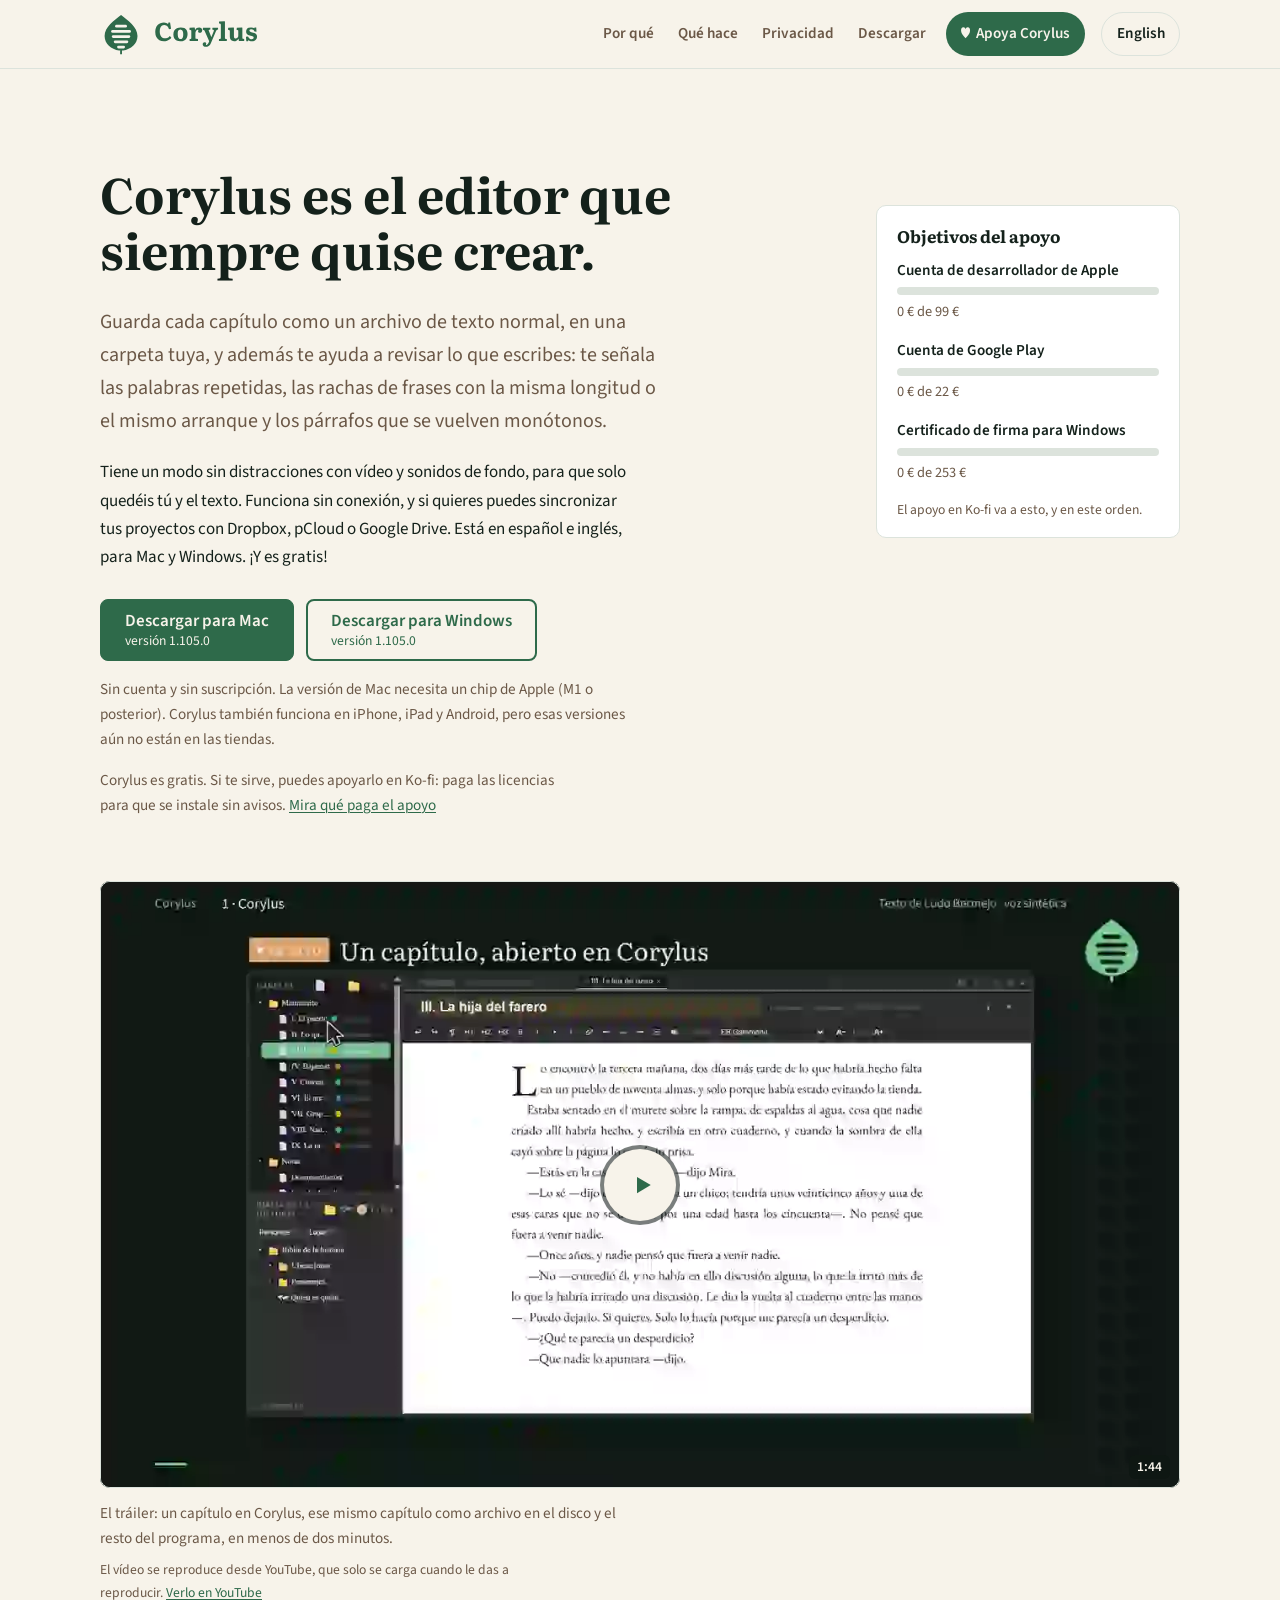
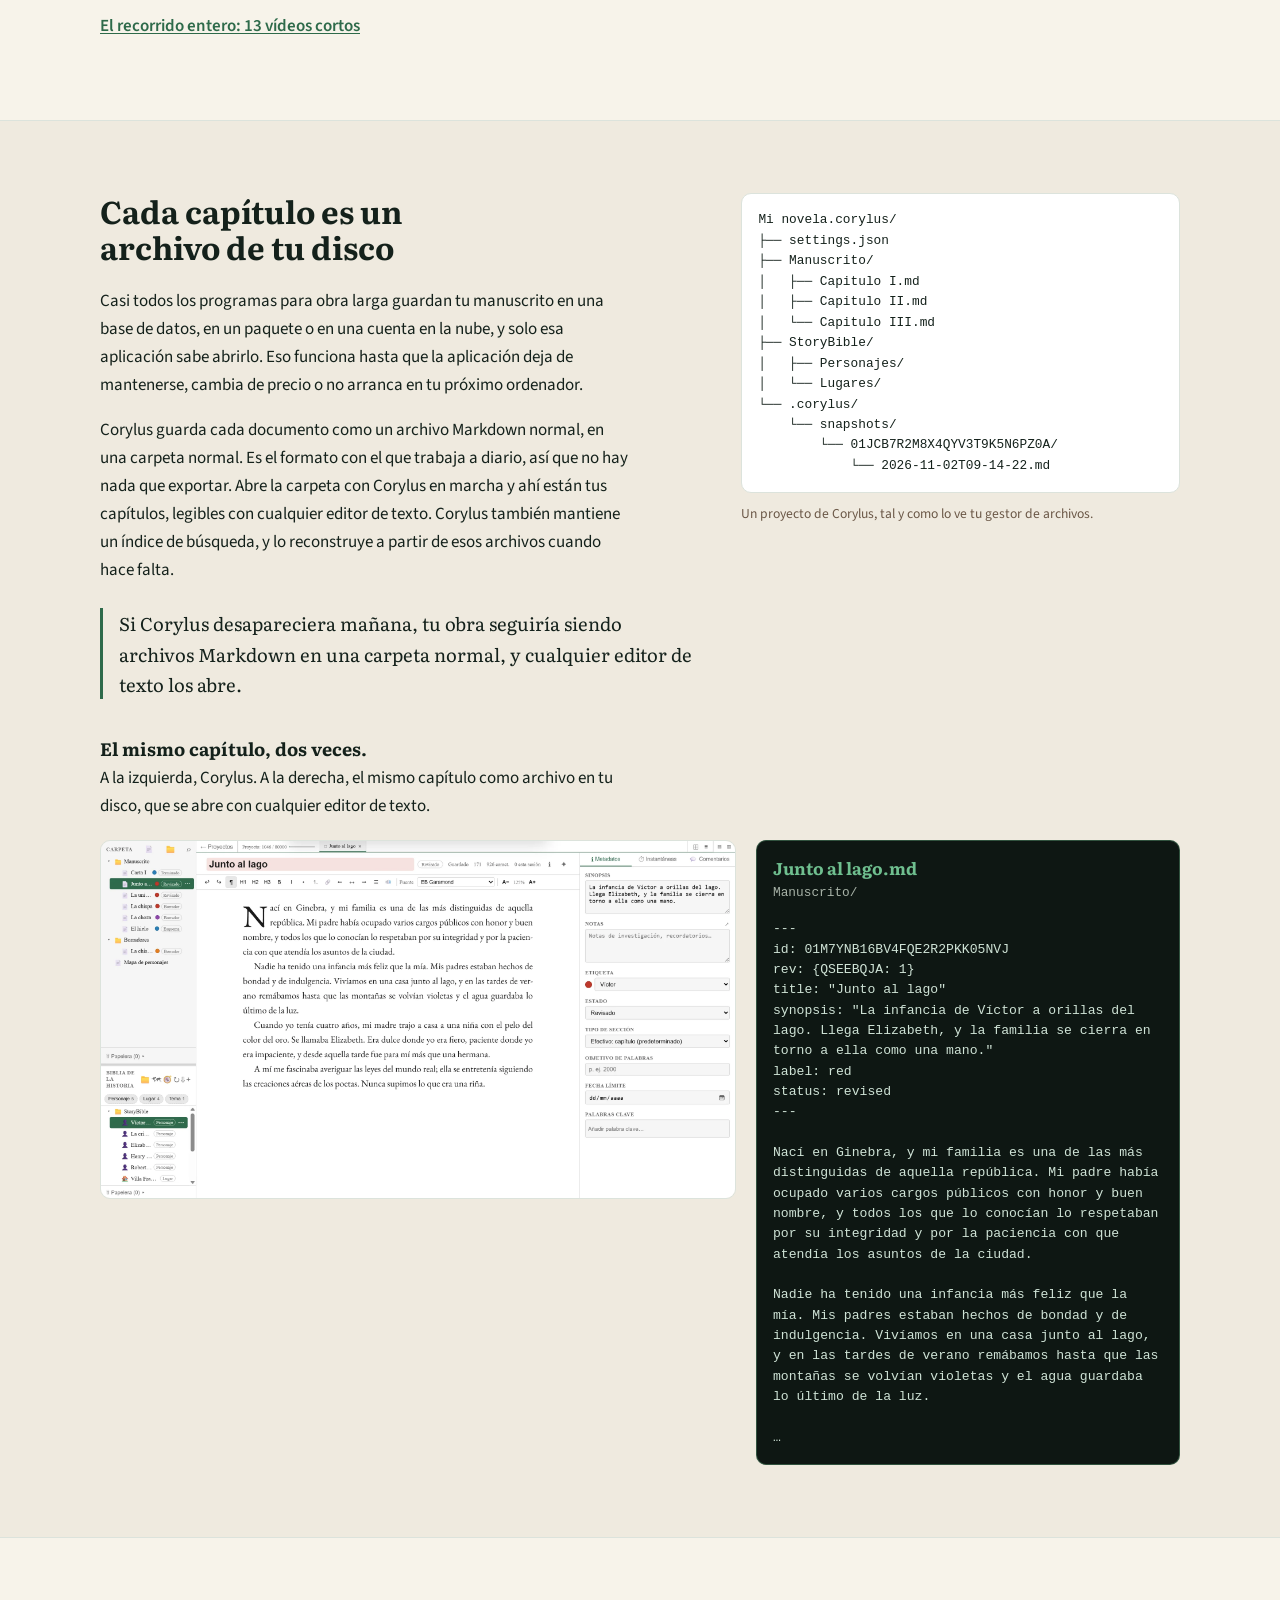
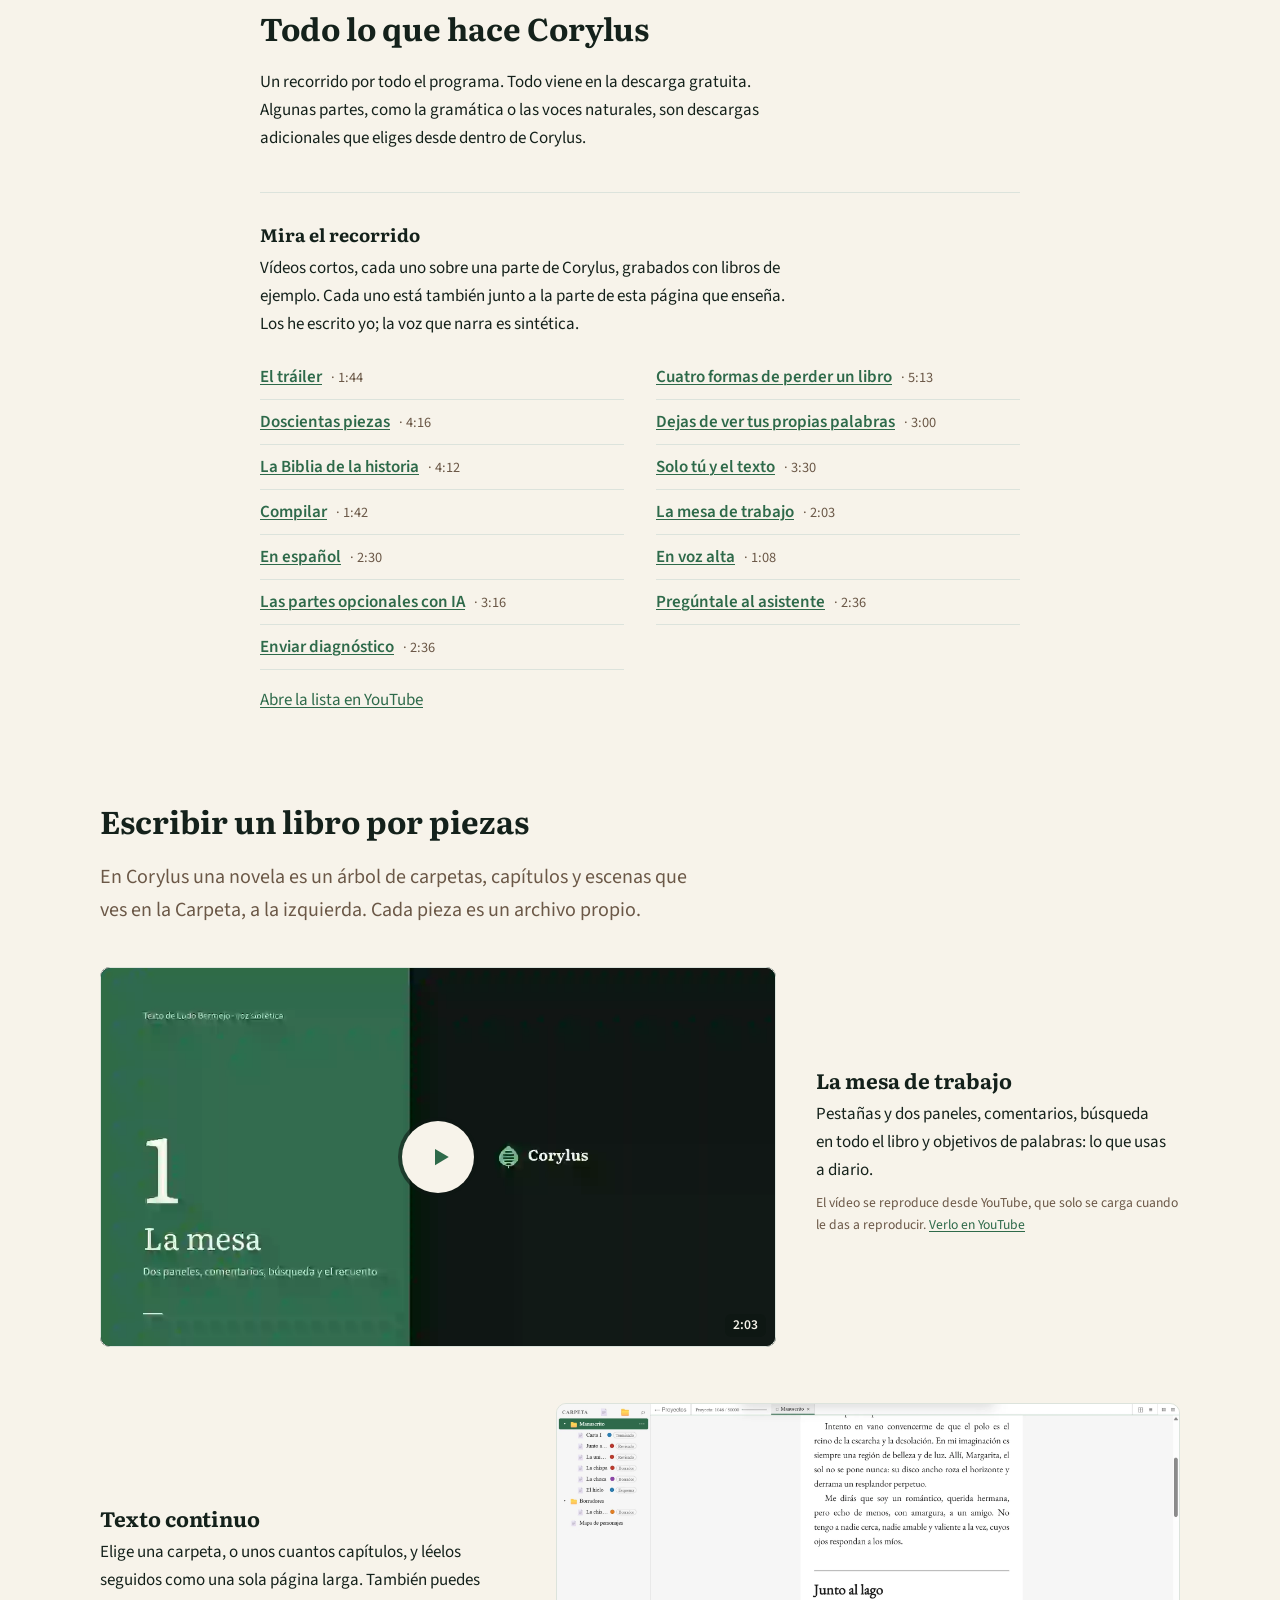
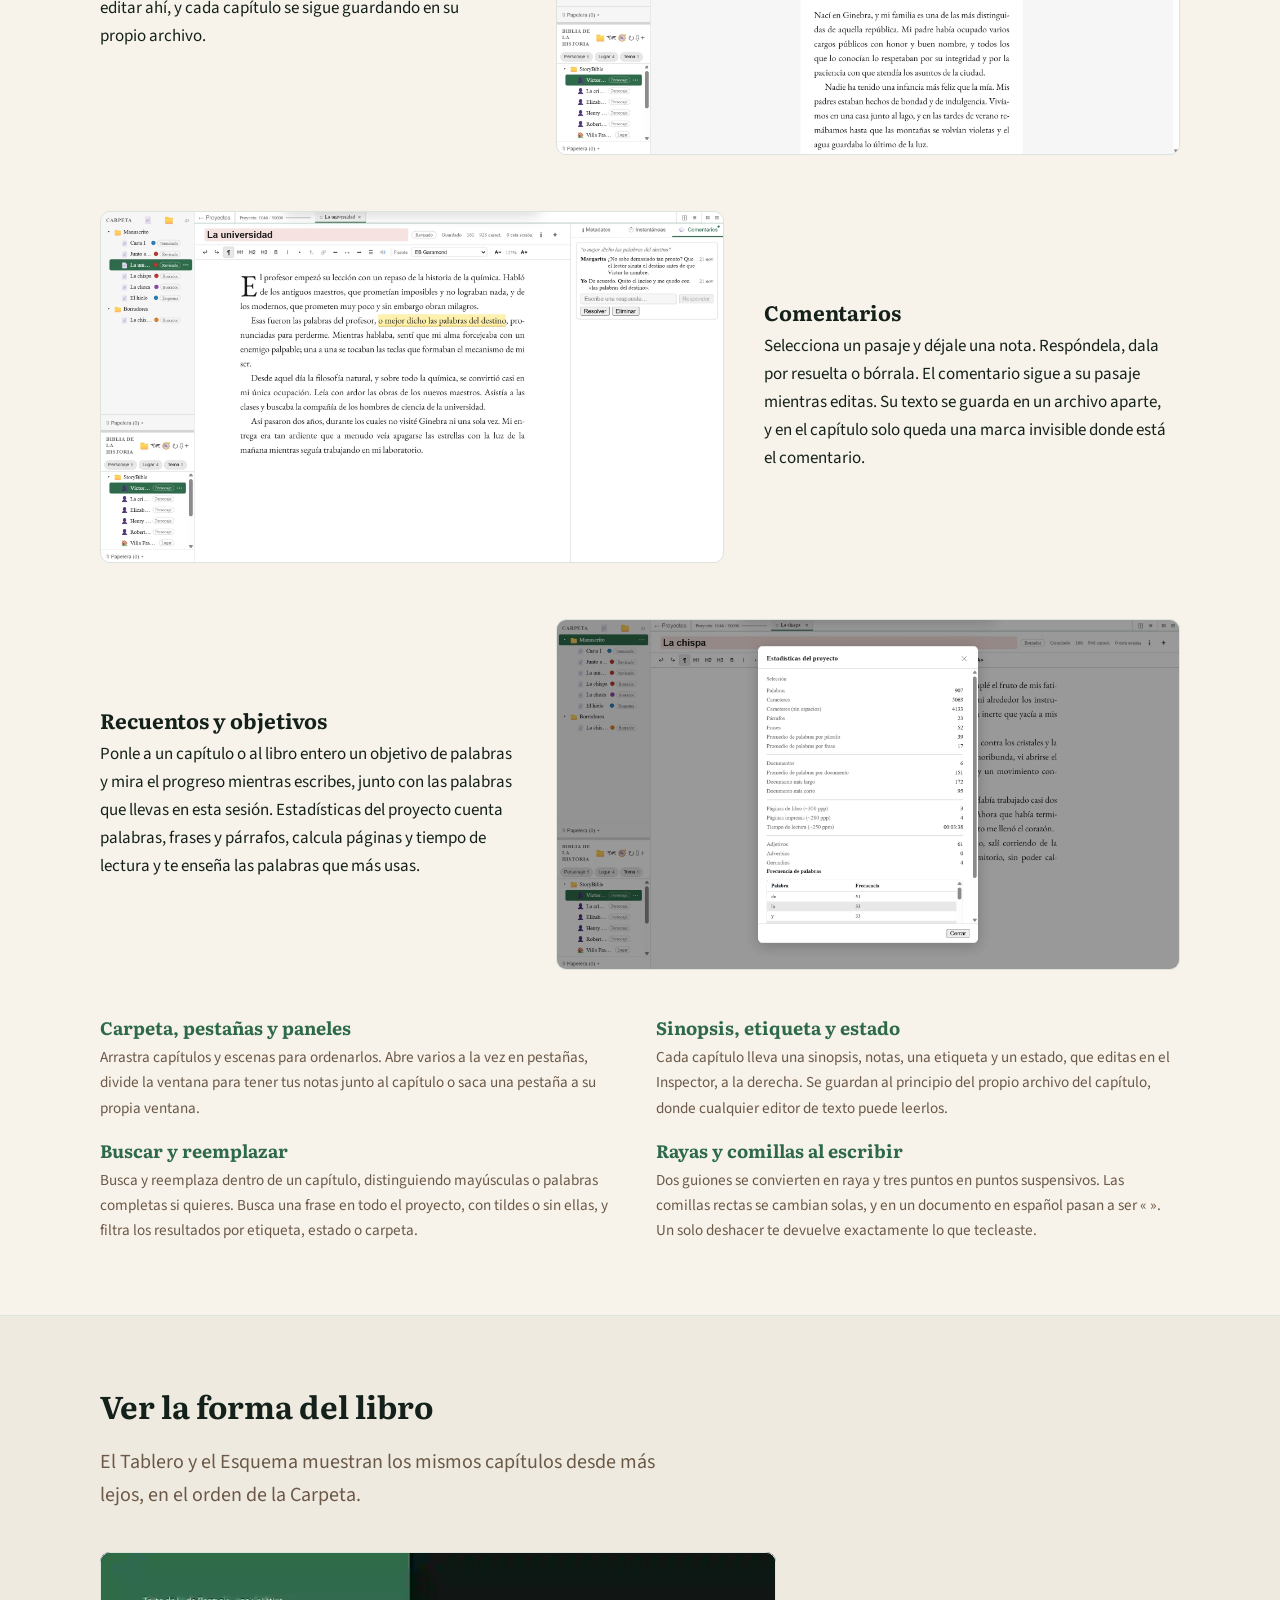
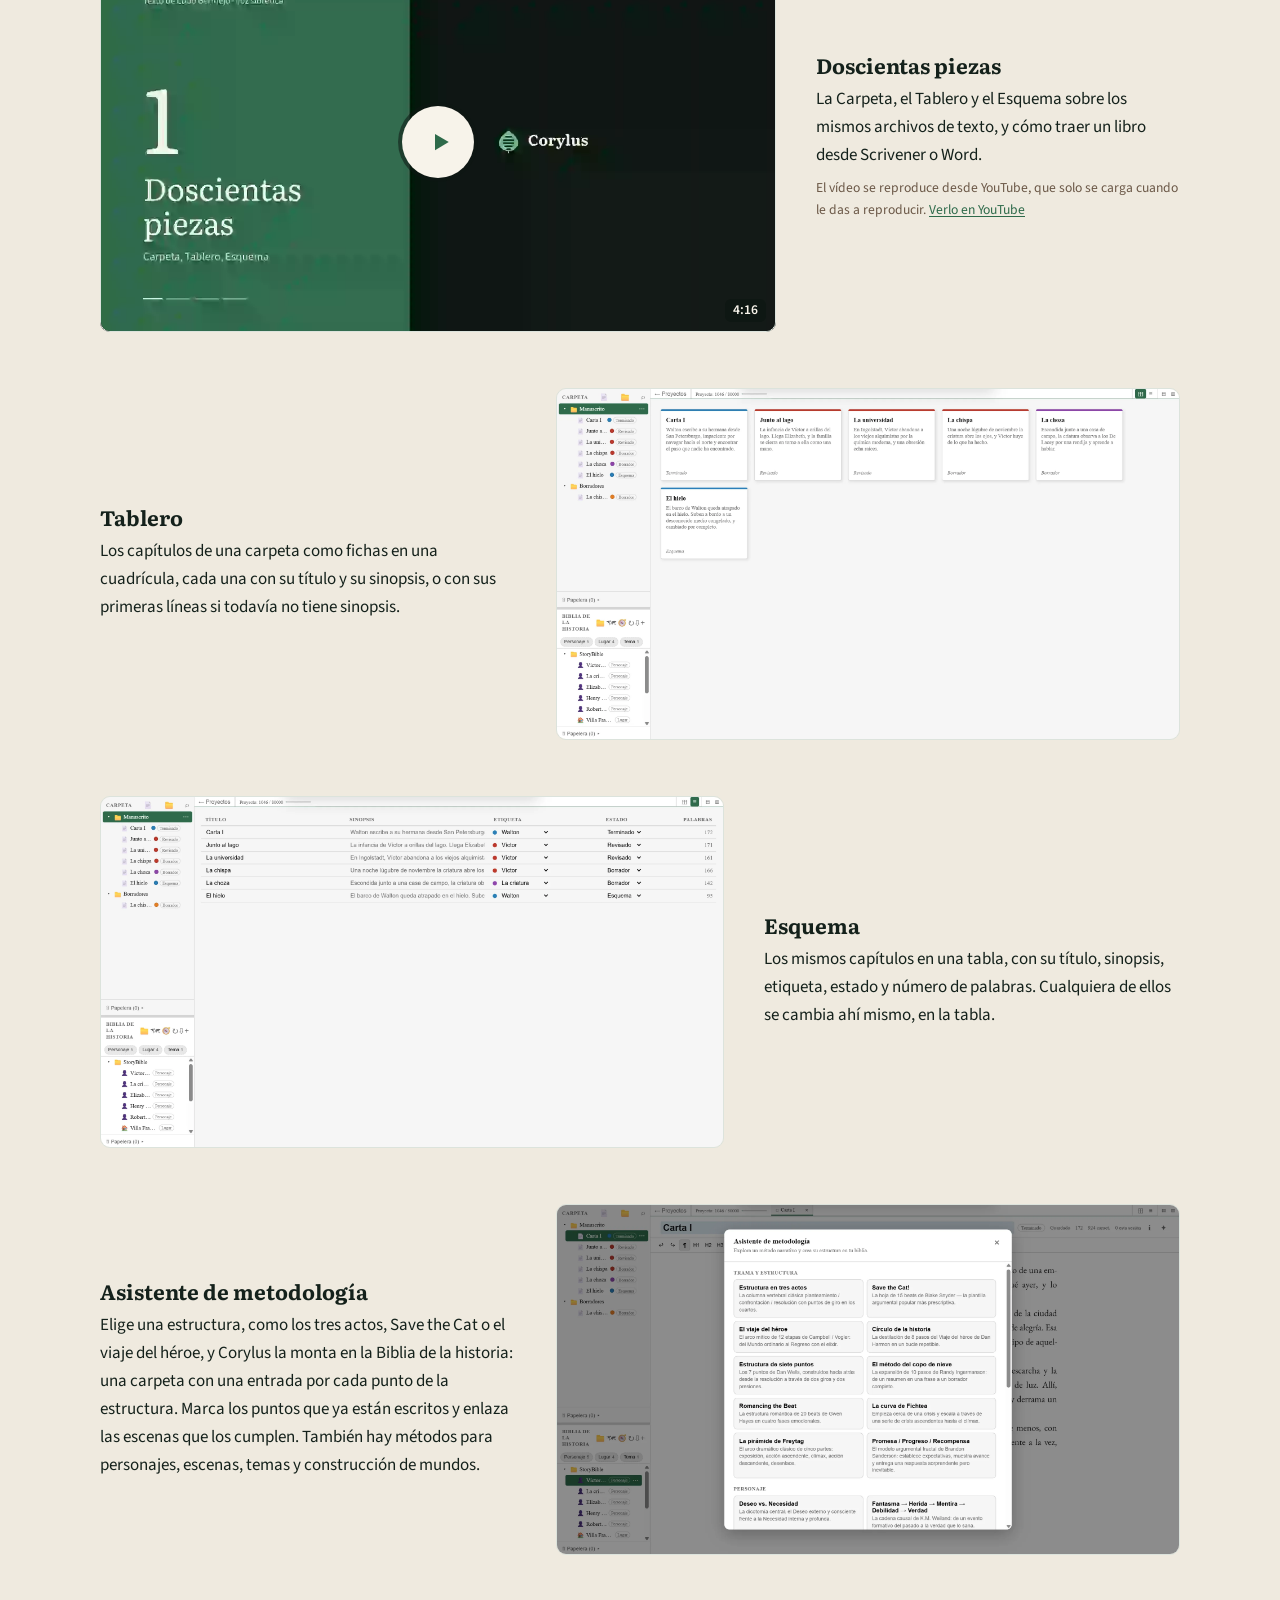
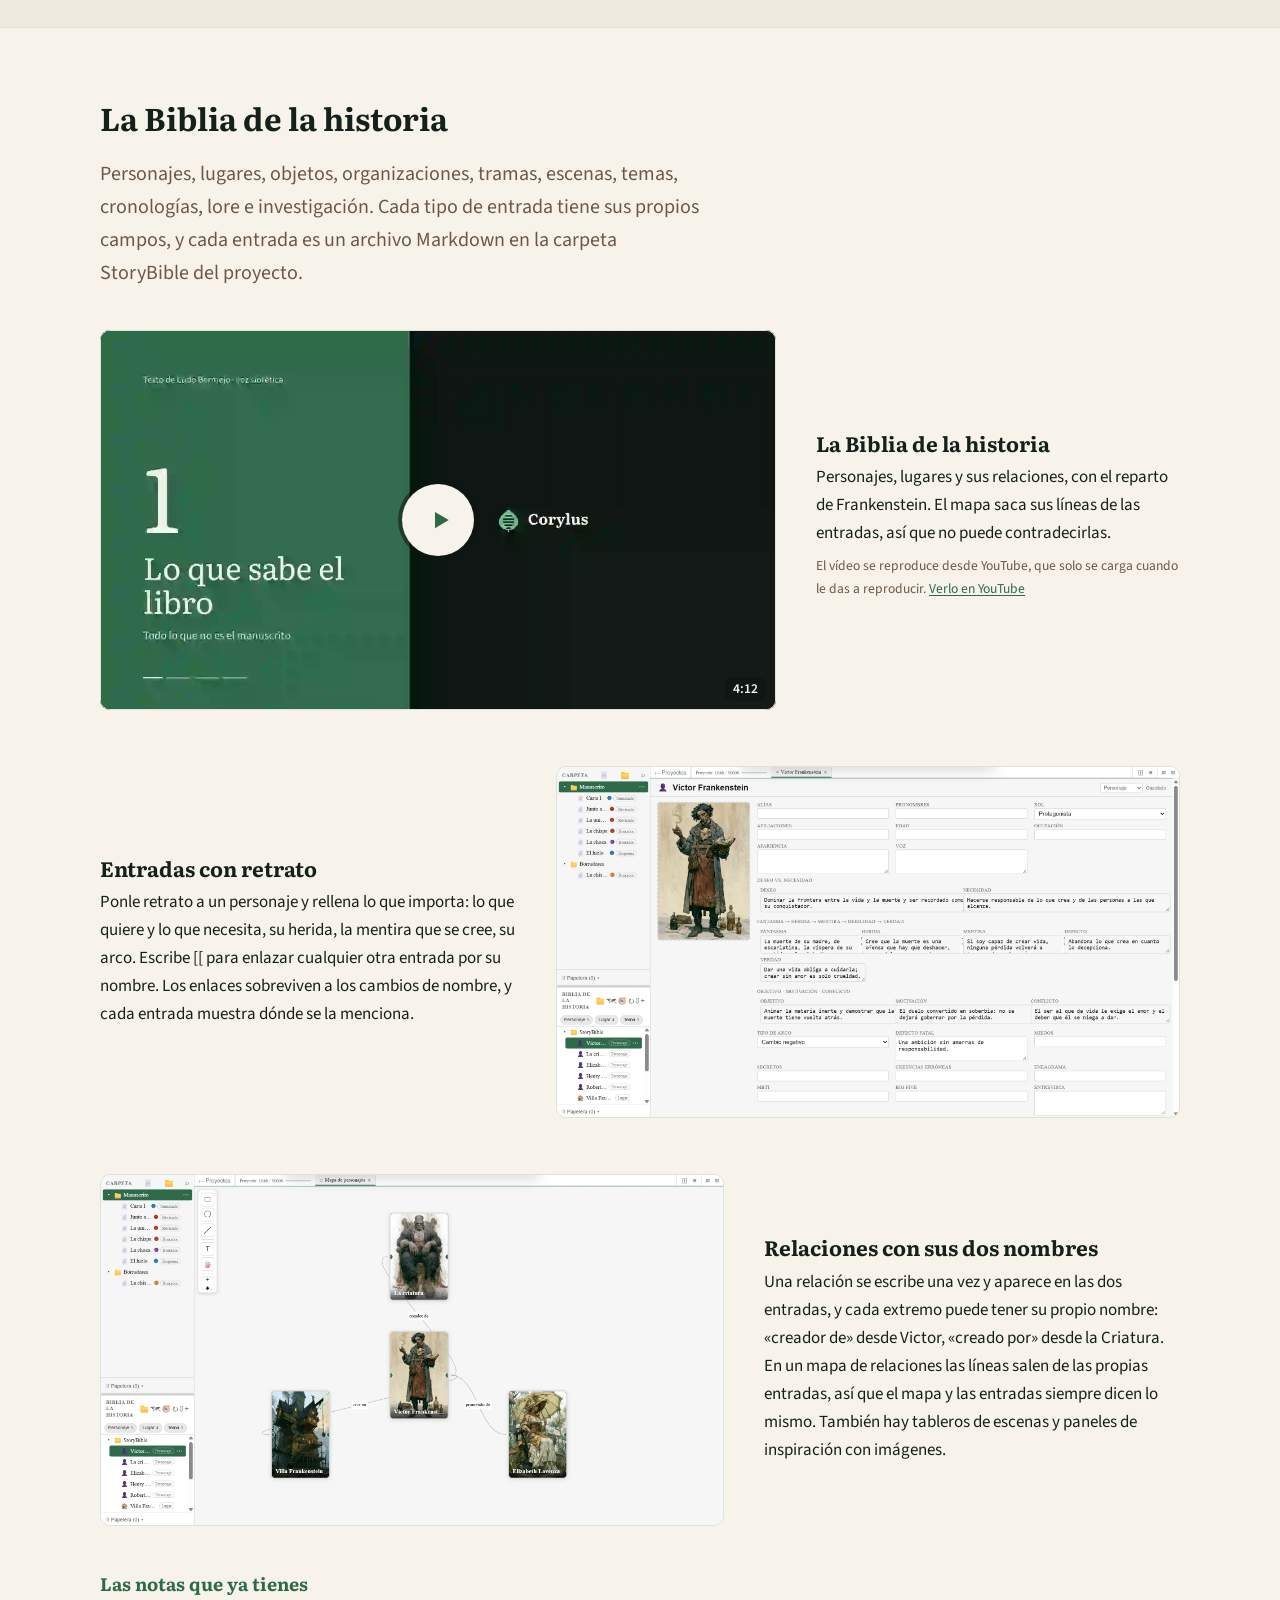
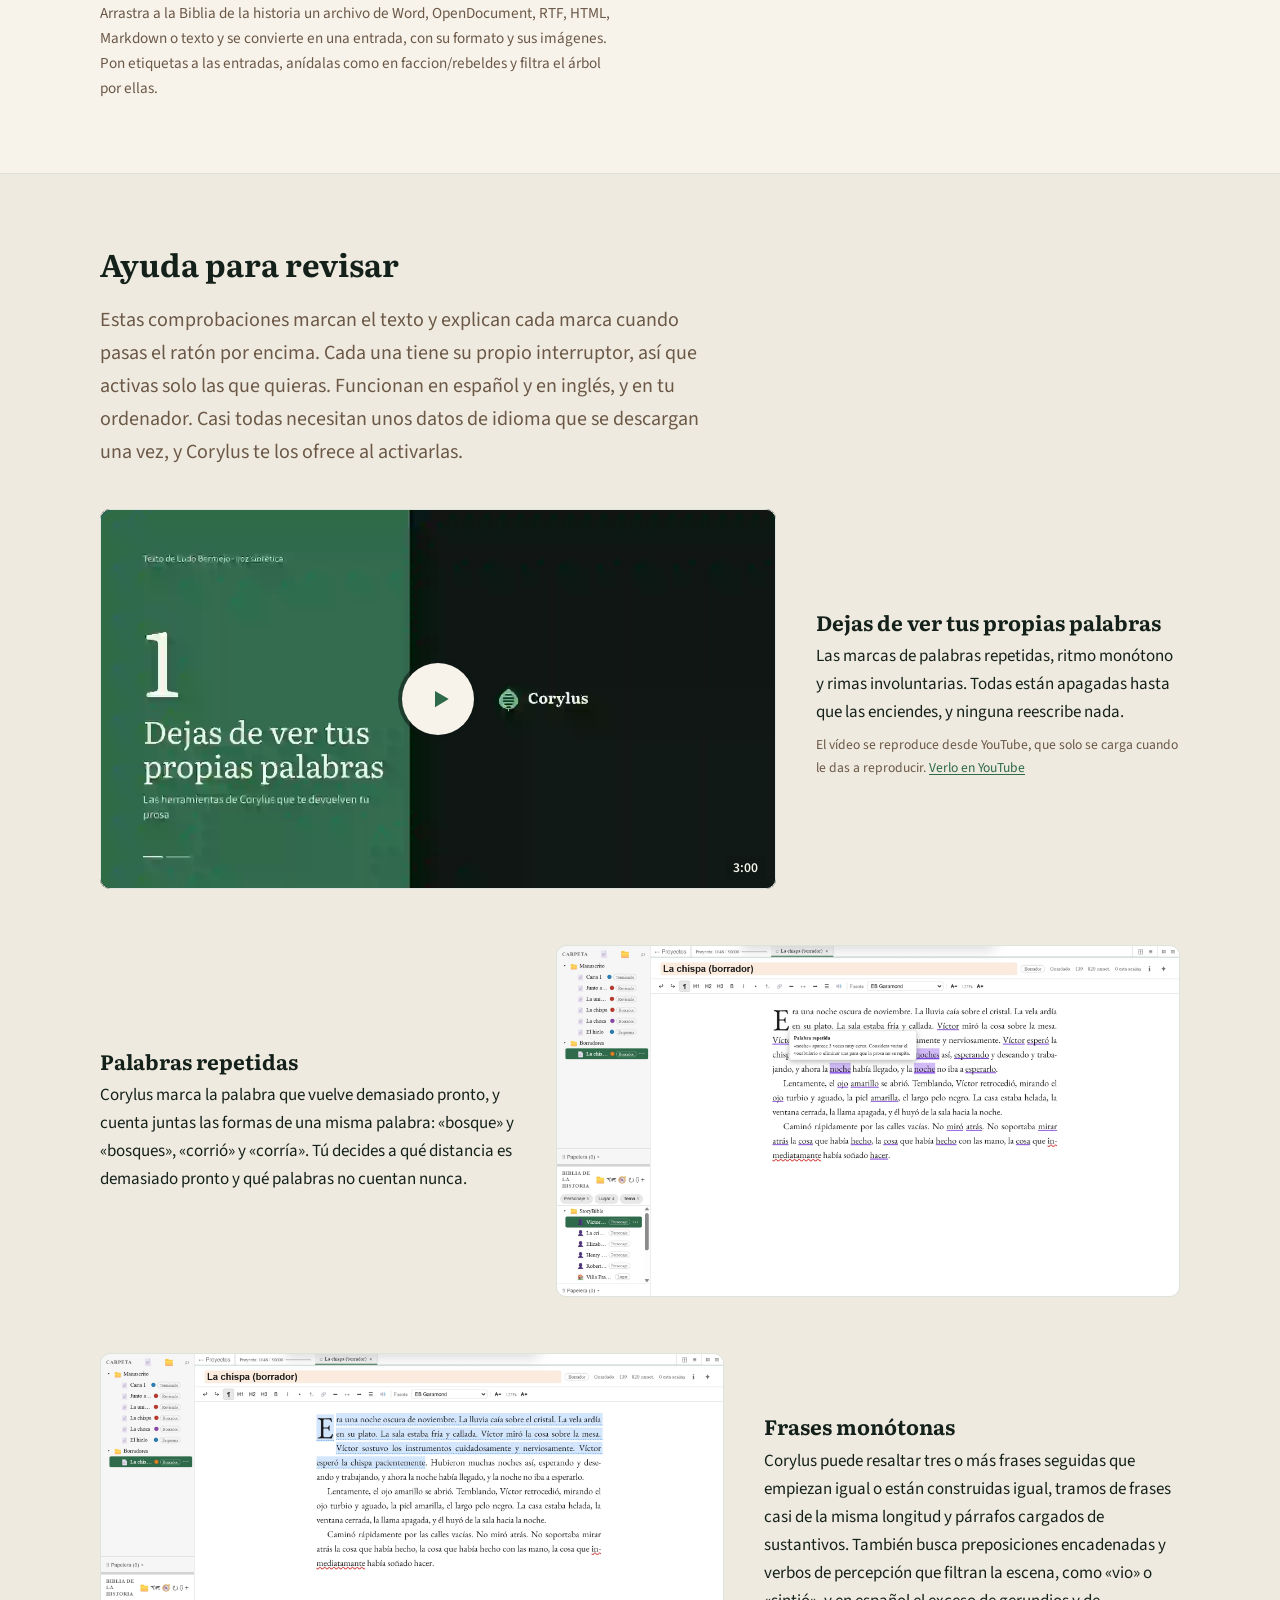
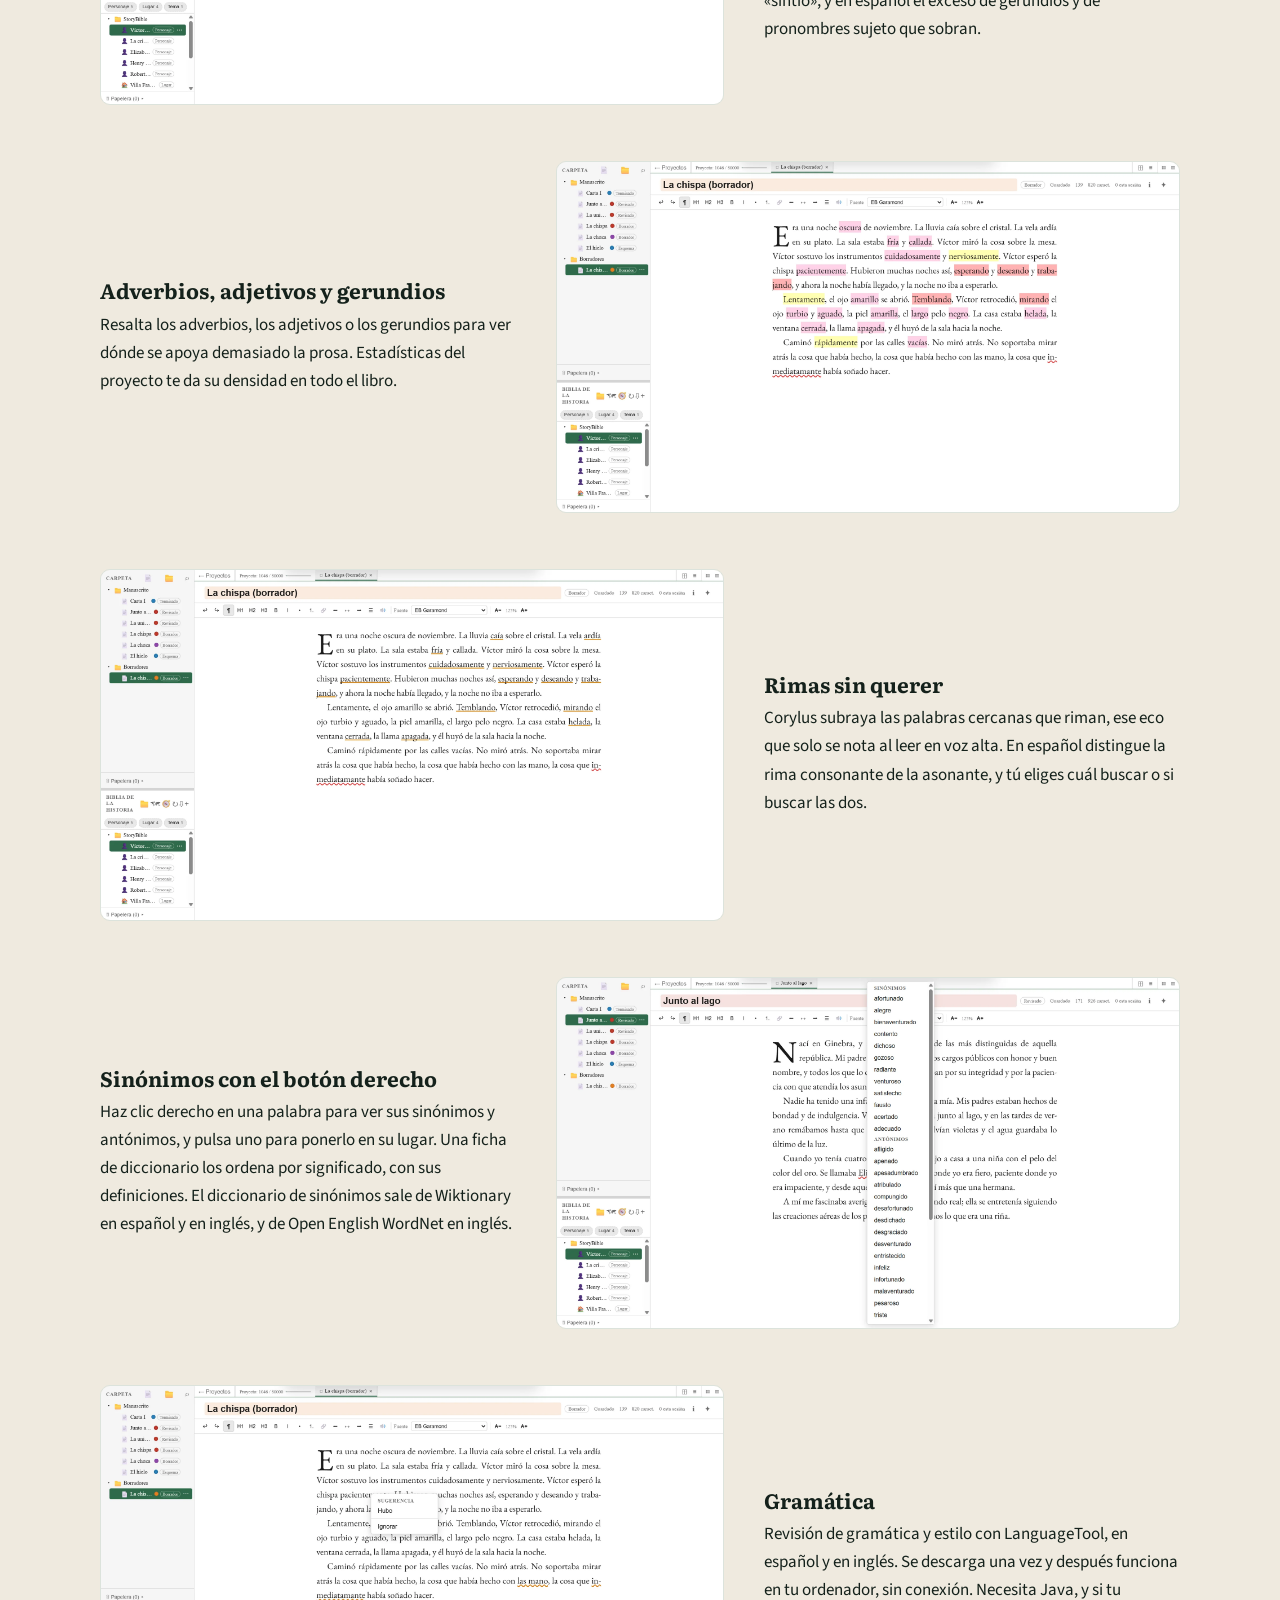
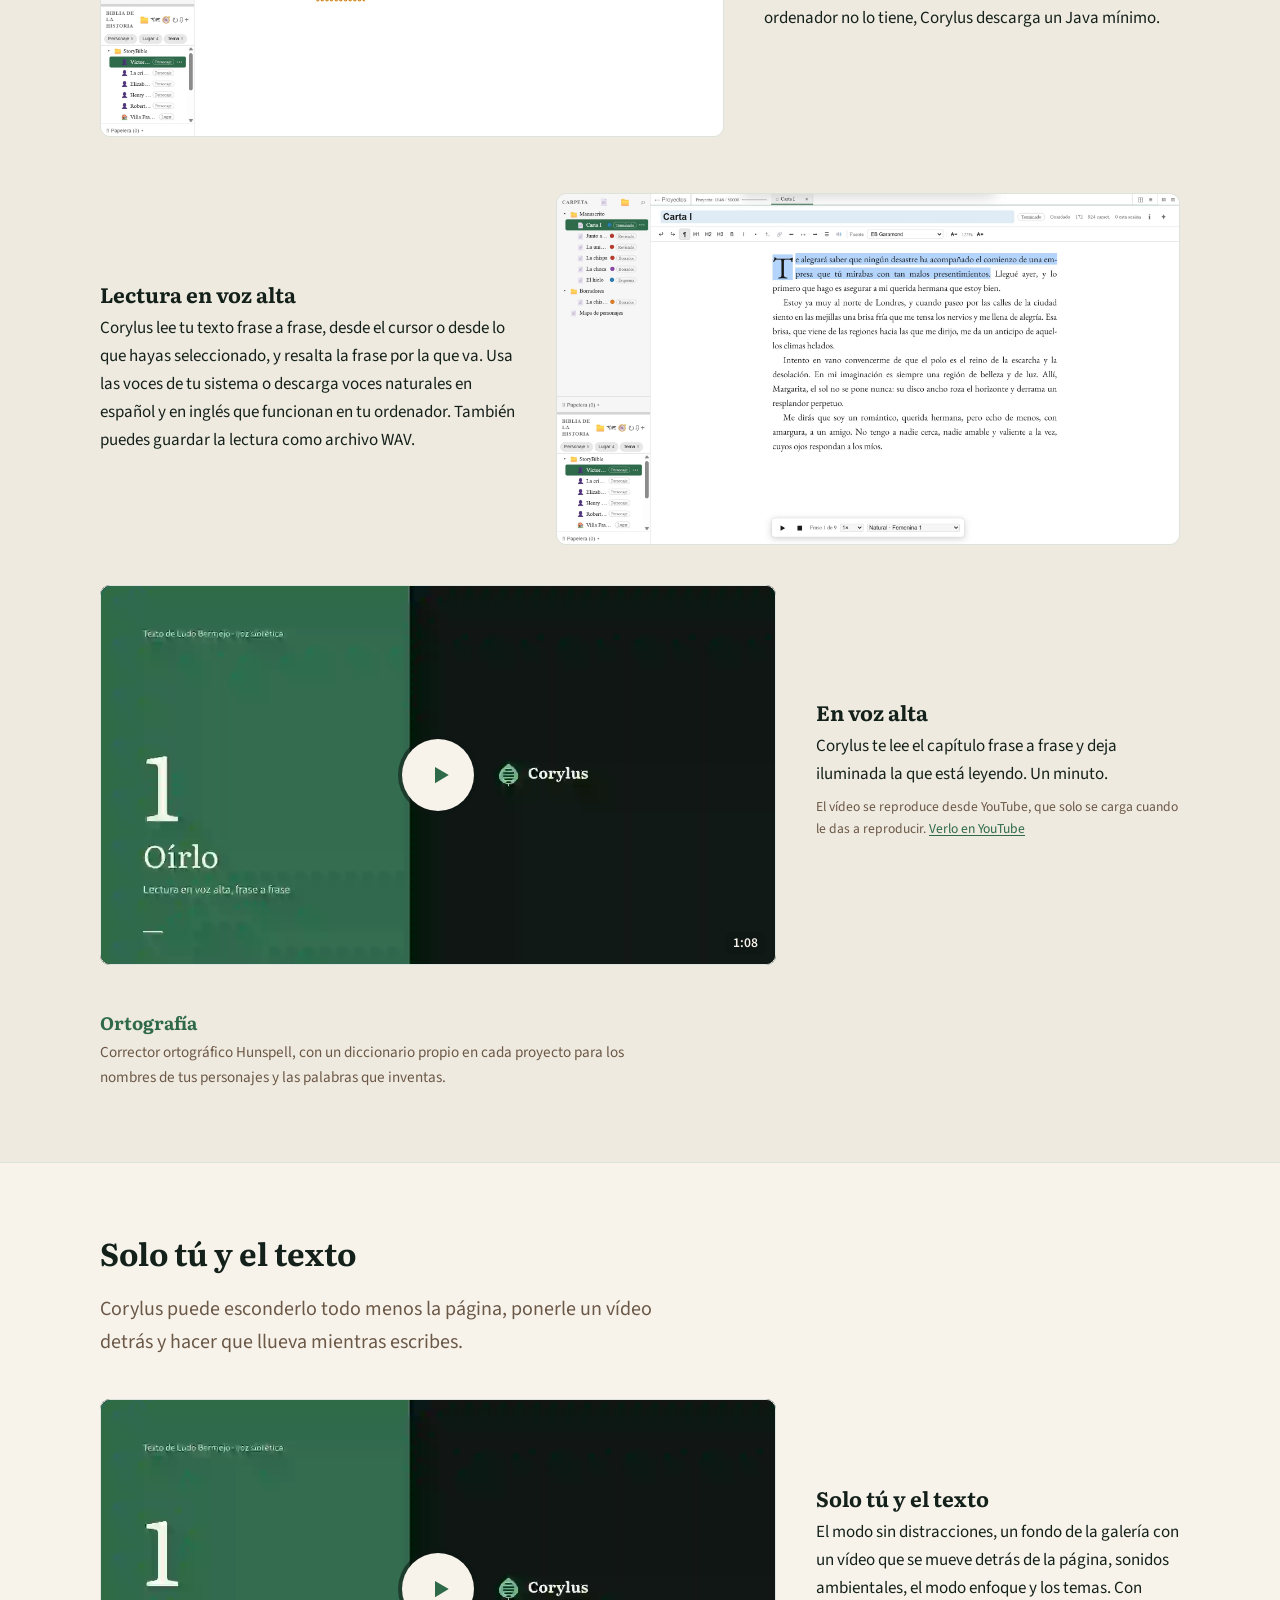
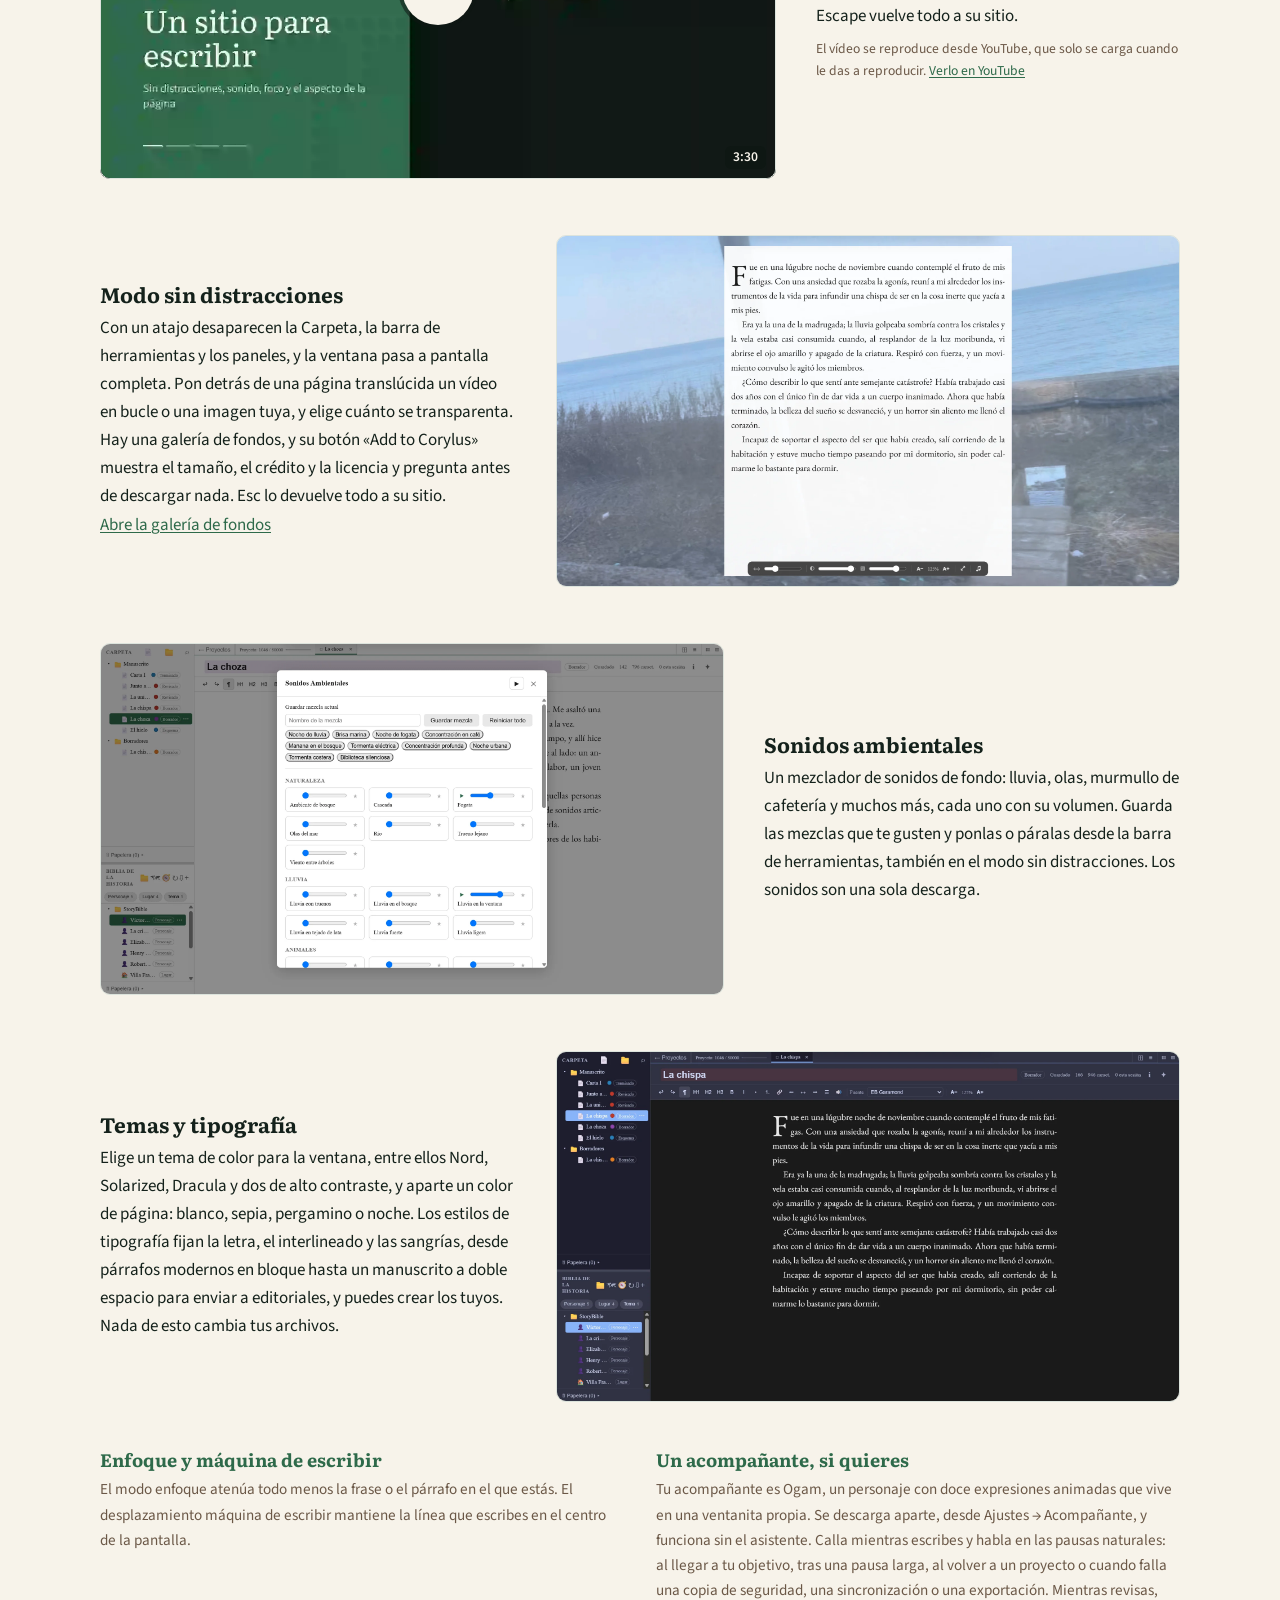
<file: es/index.html>
<!doctype html>
<html lang="es">
<head>
<meta charset="utf-8">
<meta name="viewport" content="width=device-width, initial-scale=1">
<script src="../assets/lang.js?v=71448d75"></script>
<title>Corylus: un programa para escribir novelas en archivos que son tuyos</title>
<meta name="description" content="Un programa gratuito para escribir novelas y otras obras largas, para Mac y Windows. Cada capítulo es un archivo Markdown normal en una carpeta tuya. Carpeta, tablero, esquema, Biblia de la historia, avisos de palabras repetidas y frases monótonas, modo sin distracciones, instantáneas y exportación a Word, PDF y EPUB. Sin cuenta.">
<meta http-equiv="Content-Security-Policy" content="frame-src https://www.youtube-nocookie.com">
<link rel="canonical" href="https://corylus.ludobermejo.es/es/">
<link rel="alternate" hreflang="en" href="https://corylus.ludobermejo.es/">
<link rel="alternate" hreflang="es" href="https://corylus.ludobermejo.es/es/">
<link rel="alternate" hreflang="x-default" href="https://corylus.ludobermejo.es/">
<link rel="icon" href="../assets/favicon.svg" type="image/svg+xml">
<meta name="theme-color" content="#F7F3EA" media="(prefers-color-scheme: light)">
<meta name="theme-color" content="#0E1713" media="(prefers-color-scheme: dark)">
<meta property="og:type" content="website">
<meta property="og:title" content="Corylus: un programa para escribir novelas en archivos que son tuyos">
<meta property="og:description" content="Un programa gratuito para escribir novelas y otras obras largas, para Mac y Windows. Cada capítulo es un archivo Markdown normal en una carpeta tuya. Carpeta, tablero, esquema, Biblia de la historia, avisos de palabras repetidas y frases monótonas, modo sin distracciones, instantáneas y exportación a Word, PDF y EPUB. Sin cuenta.">
<meta property="og:url" content="https://corylus.ludobermejo.es/es/">
<meta property="og:image" content="https://corylus.ludobermejo.es/assets/og.png">
<meta property="og:locale" content="es_ES">
<meta name="twitter:card" content="summary_large_image">
<link rel="preconnect" href="https://fonts.googleapis.com">
<link rel="preconnect" href="https://fonts.gstatic.com" crossorigin>
<link rel="stylesheet" href="https://fonts.googleapis.com/css2?family=Literata:wght@400;700&family=Source+Sans+3:wght@400;600&display=swap">
<link rel="stylesheet" href="../assets/style.css?v=f86ebbcb">
</head>
<body>
<a class="skip" href="#main">Ir al contenido</a>

<header class="site">
  <div class="wrap row">
    <a class="brand" href="../" aria-label="Corylus">
      <img src="../assets/lockup.svg" alt="Corylus" width="232" height="64" class="only-light">
      <img src="../assets/lockup-dark.svg" alt="Corylus" width="232" height="64" class="only-dark">
    </a>
    <nav><a href="#why">Por qué</a><a href="#tour">Qué hace</a><a href="#private">Privacidad</a><a href="#get">Descargar</a><a class="kofi" href="https://ko-fi.com/corylus" rel="noopener" target="_blank"><span aria-hidden="true">♥</span> Apoya Corylus</a><a class="lang" href="../" hreflang="en">English</a></nav>
  </div>
</header>

<main id="main">

  <section class="hero">
    <div class="wrap narrow">
      <div class="hero-copy">
      <h1>Corylus es el editor que siempre quise crear.</h1>
      <p class="lead">Guarda cada capítulo como un archivo de texto normal, en una carpeta tuya, y además te ayuda a revisar lo que escribes: te señala las palabras repetidas, las rachas de frases con la misma longitud o el mismo arranque y los párrafos que se vuelven monótonos.</p>
      <p>Tiene un modo sin distracciones con vídeo y sonidos de fondo, para que solo quedéis tú y el texto. Funciona sin conexión, y si quieres puedes sincronizar tus proyectos con Dropbox, pCloud o Google Drive. Está en español e inglés, para Mac y Windows. ¡Y es gratis!</p>
      <p class="downloads">
        <a class="btn" id="dl-mac" href="https://raw.githubusercontent.com/LudoBermejoES/corylus-releases/main/Corylus_1.105.0_aarch64.dmg">
          Descargar para Mac <span class="ver" data-ver-label="versión">versión 1.105.0</span>
        </a>
        <a class="btn ghost" id="dl-win" href="https://raw.githubusercontent.com/LudoBermejoES/corylus-releases/main/Corylus_1.105.0_x64-setup.exe">
          Descargar para Windows <span class="ver" data-ver-label="versión">versión 1.105.0</span>
        </a>
      </p>
      <p class="note">Sin cuenta y sin suscripción. La versión de Mac necesita un chip de Apple (M1 o posterior). Corylus también funciona en iPhone, iPad y Android, pero esas versiones aún no están en las tiendas.</p>
      <p class="kofi-line">Corylus es gratis. Si te sirve, puedes apoyarlo en Ko-fi: paga las licencias para que se instale sin avisos. <a href="#support">Mira qué paga el apoyo</a></p>
      </div>
      <aside class="goals" aria-labelledby="goals-h"><h2 id="goals-h">Objetivos del apoyo</h2><ul><li><p class="goal-name">Cuenta de desarrollador de Apple</p><progress max="99" value="0"></progress><p class="goal-sum">0 € de 99 €</p></li><li><p class="goal-name">Cuenta de Google Play</p><progress max="22" value="0"></progress><p class="goal-sum">0 € de 22 €</p></li><li><p class="goal-name">Certificado de firma para Windows</p><progress max="253" value="0"></progress><p class="goal-sum">0 € de 253 €</p></li></ul><p class="note">El apoyo en Ko-fi va a esto, y en este orden.</p></aside>
    </div>
    <div class="wrap">
      <figure class="video video-hero" id="hero-video"><div class="video-frame" data-video="NrK_Sep8m0g" data-title="El tráiler"><a class="video-play" href="https://www.youtube.com/watch?v=NrK_Sep8m0g" aria-label="Reproducir «El tráiler» (carga YouTube)"><img src="../assets/videos/es/hero.webp" alt="" width="1280" height="720" fetchpriority="high"><span class="video-btn" aria-hidden="true"><svg viewBox="0 0 24 24" width="28" height="28" aria-hidden="true" focusable="false"><path d="M8 5.5v13l11-6.5z" fill="currentColor"/></svg></span><span class="video-len">1:44</span></a></div><figcaption><p>El tráiler: un capítulo en Corylus, ese mismo capítulo como archivo en el disco y el resto del programa, en menos de dos minutos.</p><p class="note video-note">El vídeo se reproduce desde YouTube, que solo se carga cuando le das a reproducir. <a href="https://www.youtube.com/watch?v=NrK_Sep8m0g">Verlo en YouTube</a></p><p class="video-more"><a href="#videos">El recorrido entero: 13 vídeos cortos</a></p></figcaption></figure>
    </div>
  </section>

  <section class="band" id="why">
    <div class="wrap split">
      <div>
        <h2>Cada capítulo es un archivo de tu disco</h2>
        <p>Casi todos los programas para obra larga guardan tu manuscrito en una base de datos, en un paquete o en una cuenta en la nube, y solo esa aplicación sabe abrirlo. Eso funciona hasta que la aplicación deja de mantenerse, cambia de precio o no arranca en tu próximo ordenador.</p>
        <p>Corylus guarda cada documento como un archivo Markdown normal, en una carpeta normal. Es el formato con el que trabaja a diario, así que no hay nada que exportar. Abre la carpeta con Corylus en marcha y ahí están tus capítulos, legibles con cualquier editor de texto. Corylus también mantiene un índice de búsqueda, y lo reconstruye a partir de esos archivos cuando hace falta.</p>
        <blockquote>Si Corylus desapareciera mañana, tu obra seguiría siendo archivos Markdown en una carpeta normal, y cualquier editor de texto los abre.</blockquote>
      </div>
      <figure class="tree">
        <pre>Mi novela.corylus/
├── settings.json
├── Manuscrito/
│   ├── Capitulo I.md
│   ├── Capitulo II.md
│   └── Capitulo III.md
├── StoryBible/
│   ├── Personajes/
│   └── Lugares/
└── .corylus/
    └── snapshots/
        └── 01JCB7R2M8X4QYV3T9K5N6PZ0A/
            └── 2026-11-02T09-14-22.md</pre>
        <figcaption>Un proyecto de Corylus, tal y como lo ve tu gestor de archivos.</figcaption>
      </figure>
    </div>
    <div class="wrap">
      <div class="disk-pair">
        <h3>El mismo capítulo, dos veces.</h3>
        <p>A la izquierda, Corylus. A la derecha, el mismo capítulo como archivo en tu disco, que se abre con cualquier editor de texto.</p>
        <div class="disk-cols">
          <figure class="feature-shot"><a class="zoom" href="../assets/shots/es/editor.webp"><img src="../assets/shots/es/editor.webp" alt="El mismo capítulo en Corylus, y como archivo en tu disco." width="2208" height="1242" loading="lazy"></a></figure>
          <figure class="md-file">
            <figcaption><strong>Junto al lago.md</strong><span>Manuscrito/</span></figcaption>
            <pre>---
id: 01M7YNB16BV4FQE2R2PKK05NVJ
rev: {QSEEBQJA: 1}
title: &quot;Junto al lago&quot;
synopsis: &quot;La infancia de Víctor a orillas del lago. Llega Elizabeth, y la familia se cierra en torno a ella como una mano.&quot;
label: red
status: revised
---

Nací en Ginebra, y mi familia es una de las más distinguidas de aquella república. Mi padre había ocupado varios cargos públicos con honor y buen nombre, y todos los que lo conocían lo respetaban por su integridad y por la paciencia con que atendía los asuntos de la ciudad.

Nadie ha tenido una infancia más feliz que la mía. Mis padres estaban hechos de bondad y de indulgencia. Vivíamos en una casa junto al lago, y en las tardes de verano remábamos hasta que las montañas se volvían violetas y el agua guardaba lo último de la luz.

…</pre>
          </figure>
        </div>
      </div>
    </div>
  </section>

  <section class="tour-head" id="tour">
    <div class="wrap narrow">
      <h2>Todo lo que hace Corylus</h2>
      <p>Un recorrido por todo el programa. Todo viene en la descarga gratuita. Algunas partes, como la gramática o las voces naturales, son descargas adicionales que eliges desde dentro de Corylus.</p>
      <div class="videos" id="videos">
        <h3>Mira el recorrido</h3>
        <p>Vídeos cortos, cada uno sobre una parte de Corylus, grabados con libros de ejemplo. Cada uno está también junto a la parte de esta página que enseña. Los he escrito yo; la voz que narra es sintética.</p>
        <ol class="video-list"><li><a href="#hero-video">El tráiler</a> <span class="len">· 1:44</span></li><li><a href="#safety">Cuatro formas de perder un libro</a> <span class="len">· 5:13</span></li><li><a href="#structure">Doscientas piezas</a> <span class="len">· 4:16</span></li><li><a href="#revise">Dejas de ver tus propias palabras</a> <span class="len">· 3:00</span></li><li><a href="#bible">La Biblia de la historia</a> <span class="len">· 4:12</span></li><li><a href="#environment">Solo tú y el texto</a> <span class="len">· 3:30</span></li><li><a href="#finish">Compilar</a> <span class="len">· 1:42</span></li><li><a href="#writing">La mesa de trabajo</a> <span class="len">· 2:03</span></li><li><a href="#languages">En español</a> <span class="len">· 2:30</span></li><li><a href="#read-aloud">En voz alta</a> <span class="len">· 1:08</span></li><li><a href="#extras">Las partes opcionales con IA</a> <span class="len">· 3:16</span></li><li><a href="#assistant-use">Pregúntale al asistente</a> <span class="len">· 2:36</span></li><li><a href="#diagnostics">Enviar diagnóstico</a> <span class="len">· 2:36</span></li></ol>
        <p><a href="https://www.youtube.com/playlist?list=PLAx-paBq5bo8" rel="noopener">Abre la lista en YouTube</a></p>
      </div>
    </div>
  </section>

  <section class="group" id="writing">
    <div class="wrap">
      <h2>Escribir un libro por piezas</h2>
      <p class="lead">En Corylus una novela es un árbol de carpetas, capítulos y escenas que ves en la Carpeta, a la izquierda. Cada pieza es un archivo propio.</p>
      <article class="video video-block"><div class="video-frame" data-video="AQ-8G3jMrxM" data-title="La mesa de trabajo"><a class="video-play" href="https://www.youtube.com/watch?v=AQ-8G3jMrxM" aria-label="Reproducir «La mesa de trabajo» (carga YouTube)"><img src="../assets/videos/es/writing.webp" alt="" width="1280" height="720" loading="lazy"><span class="video-btn" aria-hidden="true"><svg viewBox="0 0 24 24" width="28" height="28" aria-hidden="true" focusable="false"><path d="M8 5.5v13l11-6.5z" fill="currentColor"/></svg></span><span class="video-len">2:03</span></a></div><div class="video-text"><h3>La mesa de trabajo</h3><p>Pestañas y dos paneles, comentarios, búsqueda en todo el libro y objetivos de palabras: lo que usas a diario.</p><p class="note video-note">El vídeo se reproduce desde YouTube, que solo se carga cuando le das a reproducir. <a href="https://www.youtube.com/watch?v=AQ-8G3jMrxM">Verlo en YouTube</a></p></div></article>
      <div class="feature"><div><h3>Texto continuo</h3><p>Elige una carpeta, o unos cuantos capítulos, y léelos seguidos como una sola página larga. También puedes editar ahí, y cada capítulo se sigue guardando en su propio archivo.</p></div><figure class="feature-shot"><a class="zoom" href="../assets/shots/es/continuous.webp"><img src="../assets/shots/es/continuous.webp" alt="Varios capítulos seguidos en una sola página con desplazamiento, cada uno bajo un separador con su título." width="2208" height="1242" loading="lazy"></a></figure></div><div class="feature"><div><h3>Comentarios</h3><p>Selecciona un pasaje y déjale una nota. Respóndela, dala por resuelta o bórrala. El comentario sigue a su pasaje mientras editas. Su texto se guarda en un archivo aparte, y en el capítulo solo queda una marca invisible donde está el comentario.</p></div><figure class="feature-shot"><a class="zoom" href="../assets/shots/es/comments.webp"><img src="../assets/shots/es/comments.webp" alt="Un pasaje resaltado en un capítulo, con su comentario al lado, en el panel de comentarios." width="2208" height="1242" loading="lazy"></a></figure></div><div class="feature"><div><h3>Recuentos y objetivos</h3><p>Ponle a un capítulo o al libro entero un objetivo de palabras y mira el progreso mientras escribes, junto con las palabras que llevas en esta sesión. Estadísticas del proyecto cuenta palabras, frases y párrafos, calcula páginas y tiempo de lectura y te enseña las palabras que más usas.</p></div><figure class="feature-shot"><a class="zoom" href="../assets/shots/es/statistics.webp"><img src="../assets/shots/es/statistics.webp" alt="La ventana Estadísticas del proyecto, con el recuento de palabras, frases y párrafos, la estimación de páginas y de tiempo de lectura y la lista de las palabras más frecuentes." width="2208" height="1242" loading="lazy"></a></figure></div>
      <ul class="grid two"><li><h3>Carpeta, pestañas y paneles</h3><p>Arrastra capítulos y escenas para ordenarlos. Abre varios a la vez en pestañas, divide la ventana para tener tus notas junto al capítulo o saca una pestaña a su propia ventana.</p></li><li><h3>Sinopsis, etiqueta y estado</h3><p>Cada capítulo lleva una sinopsis, notas, una etiqueta y un estado, que editas en el Inspector, a la derecha. Se guardan al principio del propio archivo del capítulo, donde cualquier editor de texto puede leerlos.</p></li><li><h3>Buscar y reemplazar</h3><p>Busca y reemplaza dentro de un capítulo, distinguiendo mayúsculas o palabras completas si quieres. Busca una frase en todo el proyecto, con tildes o sin ellas, y filtra los resultados por etiqueta, estado o carpeta.</p></li><li><h3>Rayas y comillas al escribir</h3><p>Dos guiones se convierten en raya y tres puntos en puntos suspensivos. Las comillas rectas se cambian solas, y en un documento en español pasan a ser « ». Un solo deshacer te devuelve exactamente lo que tecleaste.</p></li></ul>
    </div>
  </section>
  <section class="group band" id="structure">
    <div class="wrap">
      <h2>Ver la forma del libro</h2>
      <p class="lead">El Tablero y el Esquema muestran los mismos capítulos desde más lejos, en el orden de la Carpeta.</p>
      <article class="video video-block"><div class="video-frame" data-video="J0I9Ukqst14" data-title="Doscientas piezas"><a class="video-play" href="https://www.youtube.com/watch?v=J0I9Ukqst14" aria-label="Reproducir «Doscientas piezas» (carga YouTube)"><img src="../assets/videos/es/structure.webp" alt="" width="1280" height="720" loading="lazy"><span class="video-btn" aria-hidden="true"><svg viewBox="0 0 24 24" width="28" height="28" aria-hidden="true" focusable="false"><path d="M8 5.5v13l11-6.5z" fill="currentColor"/></svg></span><span class="video-len">4:16</span></a></div><div class="video-text"><h3>Doscientas piezas</h3><p>La Carpeta, el Tablero y el Esquema sobre los mismos archivos de texto, y cómo traer un libro desde Scrivener o Word.</p><p class="note video-note">El vídeo se reproduce desde YouTube, que solo se carga cuando le das a reproducir. <a href="https://www.youtube.com/watch?v=J0I9Ukqst14">Verlo en YouTube</a></p></div></article>
      <div class="feature"><div><h3>Tablero</h3><p>Los capítulos de una carpeta como fichas en una cuadrícula, cada una con su título y su sinopsis, o con sus primeras líneas si todavía no tiene sinopsis.</p></div><figure class="feature-shot"><a class="zoom" href="../assets/shots/es/corkboard.webp"><img src="../assets/shots/es/corkboard.webp" alt="El Tablero: los capítulos de una carpeta como fichas, cada una con un título y una sinopsis breve." width="2208" height="1242" loading="lazy"></a></figure></div><div class="feature"><div><h3>Esquema</h3><p>Los mismos capítulos en una tabla, con su título, sinopsis, etiqueta, estado y número de palabras. Cualquiera de ellos se cambia ahí mismo, en la tabla.</p></div><figure class="feature-shot"><a class="zoom" href="../assets/shots/es/outliner.webp"><img src="../assets/shots/es/outliner.webp" alt="El Esquema: una fila por capítulo, con columnas de título, sinopsis, etiqueta, estado y número de palabras." width="2208" height="1242" loading="lazy"></a></figure></div><div class="feature"><div><h3>Asistente de metodología</h3><p>Elige una estructura, como los tres actos, Save the Cat o el viaje del héroe, y Corylus la monta en la Biblia de la historia: una carpeta con una entrada por cada punto de la estructura. Marca los puntos que ya están escritos y enlaza las escenas que los cumplen. También hay métodos para personajes, escenas, temas y construcción de mundos.</p></div><figure class="feature-shot"><a class="zoom" href="../assets/shots/es/methodology.webp"><img src="../assets/shots/es/methodology.webp" alt="El asistente de metodología, con una lista de estructuras narrativas y la vista previa de la elegida." width="2208" height="1242" loading="lazy"></a></figure></div>
      
    </div>
  </section>
  <section class="group" id="bible">
    <div class="wrap">
      <h2>La Biblia de la historia</h2>
      <p class="lead">Personajes, lugares, objetos, organizaciones, tramas, escenas, temas, cronologías, lore e investigación. Cada tipo de entrada tiene sus propios campos, y cada entrada es un archivo Markdown en la carpeta StoryBible del proyecto.</p>
      <article class="video video-block"><div class="video-frame" data-video="u6rPogkU30Q" data-title="La Biblia de la historia"><a class="video-play" href="https://www.youtube.com/watch?v=u6rPogkU30Q" aria-label="Reproducir «La Biblia de la historia» (carga YouTube)"><img src="../assets/videos/es/bible.webp" alt="" width="1280" height="720" loading="lazy"><span class="video-btn" aria-hidden="true"><svg viewBox="0 0 24 24" width="28" height="28" aria-hidden="true" focusable="false"><path d="M8 5.5v13l11-6.5z" fill="currentColor"/></svg></span><span class="video-len">4:12</span></a></div><div class="video-text"><h3>La Biblia de la historia</h3><p>Personajes, lugares y sus relaciones, con el reparto de Frankenstein. El mapa saca sus líneas de las entradas, así que no puede contradecirlas.</p><p class="note video-note">El vídeo se reproduce desde YouTube, que solo se carga cuando le das a reproducir. <a href="https://www.youtube.com/watch?v=u6rPogkU30Q">Verlo en YouTube</a></p></div></article>
      <div class="feature"><div><h3>Entradas con retrato</h3><p>Ponle retrato a un personaje y rellena lo que importa: lo que quiere y lo que necesita, su herida, la mentira que se cree, su arco. Escribe [[ para enlazar cualquier otra entrada por su nombre. Los enlaces sobreviven a los cambios de nombre, y cada entrada muestra dónde se la menciona.</p></div><figure class="feature-shot"><a class="zoom" href="../assets/shots/es/story-bible-entry.webp"><img src="../assets/shots/es/story-bible-entry.webp" alt="Una entrada de personaje en la Biblia de la historia, con el retrato a la izquierda y, al lado, campos como Deseo vs. Necesidad." width="2208" height="1242" loading="lazy"></a></figure></div><div class="feature"><div><h3>Relaciones con sus dos nombres</h3><p>Una relación se escribe una vez y aparece en las dos entradas, y cada extremo puede tener su propio nombre: «creador de» desde Victor, «creado por» desde la Criatura. En un mapa de relaciones las líneas salen de las propias entradas, así que el mapa y las entradas siempre dicen lo mismo. También hay tableros de escenas y paneles de inspiración con imágenes.</p></div><figure class="feature-shot"><a class="zoom" href="../assets/shots/es/relationship-map.webp"><img src="../assets/shots/es/relationship-map.webp" alt="Un mapa de relaciones: tarjetas de personajes con retrato, unidas por líneas con el nombre de la relación, como «creador de»." width="2208" height="1242" loading="lazy"></a></figure></div>
      <ul class="grid two"><li><h3>Las notas que ya tienes</h3><p>Arrastra a la Biblia de la historia un archivo de Word, OpenDocument, RTF, HTML, Markdown o texto y se convierte en una entrada, con su formato y sus imágenes. Pon etiquetas a las entradas, anídalas como en faccion/rebeldes y filtra el árbol por ellas.</p></li></ul>
    </div>
  </section>
  <section class="group band" id="revise">
    <div class="wrap">
      <h2>Ayuda para revisar</h2>
      <p class="lead">Estas comprobaciones marcan el texto y explican cada marca cuando pasas el ratón por encima. Cada una tiene su propio interruptor, así que activas solo las que quieras. Funcionan en español y en inglés, y en tu ordenador. Casi todas necesitan unos datos de idioma que se descargan una vez, y Corylus te los ofrece al activarlas.</p>
      <article class="video video-block"><div class="video-frame" data-video="b4rsl6WUxsw" data-title="Dejas de ver tus propias palabras"><a class="video-play" href="https://www.youtube.com/watch?v=b4rsl6WUxsw" aria-label="Reproducir «Dejas de ver tus propias palabras» (carga YouTube)"><img src="../assets/videos/es/revise.webp" alt="" width="1280" height="720" loading="lazy"><span class="video-btn" aria-hidden="true"><svg viewBox="0 0 24 24" width="28" height="28" aria-hidden="true" focusable="false"><path d="M8 5.5v13l11-6.5z" fill="currentColor"/></svg></span><span class="video-len">3:00</span></a></div><div class="video-text"><h3>Dejas de ver tus propias palabras</h3><p>Las marcas de palabras repetidas, ritmo monótono y rimas involuntarias. Todas están apagadas hasta que las enciendes, y ninguna reescribe nada.</p><p class="note video-note">El vídeo se reproduce desde YouTube, que solo se carga cuando le das a reproducir. <a href="https://www.youtube.com/watch?v=b4rsl6WUxsw">Verlo en YouTube</a></p></div></article>
      <div class="feature"><div><h3>Palabras repetidas</h3><p>Corylus marca la palabra que vuelve demasiado pronto, y cuenta juntas las formas de una misma palabra: «bosque» y «bosques», «corrió» y «corría». Tú decides a qué distancia es demasiado pronto y qué palabras no cuentan nunca.</p></div><figure class="feature-shot"><a class="zoom" href="../assets/shots/es/analysis-repetition.webp"><img src="../assets/shots/es/analysis-repetition.webp" alt="Un párrafo con varias palabras repetidas subrayadas." width="2208" height="1242" loading="lazy"></a></figure></div><div class="feature"><div><h3>Frases monótonas</h3><p>Corylus puede resaltar tres o más frases seguidas que empiezan igual o están construidas igual, tramos de frases casi de la misma longitud y párrafos cargados de sustantivos. También busca preposiciones encadenadas y verbos de percepción que filtran la escena, como «vio» o «sintió», y en español el exceso de gerundios y de pronombres sujeto que sobran.</p></div><figure class="feature-shot"><a class="zoom" href="../assets/shots/es/analysis-structure.webp"><img src="../assets/shots/es/analysis-structure.webp" alt="Un pasaje con una racha de frases resaltada por monótona." width="2208" height="1242" loading="lazy"></a></figure></div><div class="feature"><div><h3>Adverbios, adjetivos y gerundios</h3><p>Resalta los adverbios, los adjetivos o los gerundios para ver dónde se apoya demasiado la prosa. Estadísticas del proyecto te da su densidad en todo el libro.</p></div><figure class="feature-shot"><a class="zoom" href="../assets/shots/es/analysis-style.webp"><img src="../assets/shots/es/analysis-style.webp" alt="Un párrafo con sus adverbios, adjetivos y gerundios resaltados." width="2208" height="1242" loading="lazy"></a></figure></div><div class="feature"><div><h3>Rimas sin querer</h3><p>Corylus subraya las palabras cercanas que riman, ese eco que solo se nota al leer en voz alta. En español distingue la rima consonante de la asonante, y tú eliges cuál buscar o si buscar las dos.</p></div><figure class="feature-shot"><a class="zoom" href="../assets/shots/es/rhyme.webp"><img src="../assets/shots/es/rhyme.webp" alt="Un párrafo con parejas de palabras que riman subrayadas." width="2208" height="1242" loading="lazy"></a></figure></div><div class="feature"><div><h3>Sinónimos con el botón derecho</h3><p>Haz clic derecho en una palabra para ver sus sinónimos y antónimos, y pulsa uno para ponerlo en su lugar. Una ficha de diccionario los ordena por significado, con sus definiciones. El diccionario de sinónimos sale de Wiktionary en español y en inglés, y de Open English WordNet en inglés.</p></div><figure class="feature-shot"><a class="zoom" href="../assets/shots/es/thesaurus.webp"><img src="../assets/shots/es/thesaurus.webp" alt="El menú del botón derecho sobre una palabra, con sinónimos para sustituirla." width="2208" height="1242" loading="lazy"></a></figure></div><div class="feature"><div><h3>Gramática</h3><p>Revisión de gramática y estilo con LanguageTool, en español y en inglés. Se descarga una vez y después funciona en tu ordenador, sin conexión. Necesita Java, y si tu ordenador no lo tiene, Corylus descarga un Java mínimo.</p></div><figure class="feature-shot"><a class="zoom" href="../assets/shots/es/grammar.webp"><img src="../assets/shots/es/grammar.webp" alt="Una frase con una marca gramatical y la corrección que propone LanguageTool." width="2208" height="1242" loading="lazy"></a></figure></div><div class="feature"><div><h3>Lectura en voz alta</h3><p>Corylus lee tu texto frase a frase, desde el cursor o desde lo que hayas seleccionado, y resalta la frase por la que va. Usa las voces de tu sistema o descarga voces naturales en español y en inglés que funcionan en tu ordenador. También puedes guardar la lectura como archivo WAV.</p></div><figure class="feature-shot"><a class="zoom" href="../assets/shots/es/read-aloud.webp"><img src="../assets/shots/es/read-aloud.webp" alt="El reproductor de lectura en voz alta, con la frase que se está leyendo resaltada en el capítulo." width="2208" height="1242" loading="lazy"></a></figure></div><div id="read-aloud"><article class="video video-block"><div class="video-frame" data-video="QPjC2yXTsQk" data-title="En voz alta"><a class="video-play" href="https://www.youtube.com/watch?v=QPjC2yXTsQk" aria-label="Reproducir «En voz alta» (carga YouTube)"><img src="../assets/videos/es/read-aloud.webp" alt="" width="1280" height="720" loading="lazy"><span class="video-btn" aria-hidden="true"><svg viewBox="0 0 24 24" width="28" height="28" aria-hidden="true" focusable="false"><path d="M8 5.5v13l11-6.5z" fill="currentColor"/></svg></span><span class="video-len">1:08</span></a></div><div class="video-text"><h3>En voz alta</h3><p>Corylus te lee el capítulo frase a frase y deja iluminada la que está leyendo. Un minuto.</p><p class="note video-note">El vídeo se reproduce desde YouTube, que solo se carga cuando le das a reproducir. <a href="https://www.youtube.com/watch?v=QPjC2yXTsQk">Verlo en YouTube</a></p></div></article></div>
      <ul class="grid two"><li><h3>Ortografía</h3><p>Corrector ortográfico Hunspell, con un diccionario propio en cada proyecto para los nombres de tus personajes y las palabras que inventas.</p></li></ul>
    </div>
  </section>
  <section class="group" id="environment">
    <div class="wrap">
      <h2>Solo tú y el texto</h2>
      <p class="lead">Corylus puede esconderlo todo menos la página, ponerle un vídeo detrás y hacer que llueva mientras escribes.</p>
      <article class="video video-block"><div class="video-frame" data-video="HBH8hr-0-w0" data-title="Solo tú y el texto"><a class="video-play" href="https://www.youtube.com/watch?v=HBH8hr-0-w0" aria-label="Reproducir «Solo tú y el texto» (carga YouTube)"><img src="../assets/videos/es/environment.webp" alt="" width="1280" height="720" loading="lazy"><span class="video-btn" aria-hidden="true"><svg viewBox="0 0 24 24" width="28" height="28" aria-hidden="true" focusable="false"><path d="M8 5.5v13l11-6.5z" fill="currentColor"/></svg></span><span class="video-len">3:30</span></a></div><div class="video-text"><h3>Solo tú y el texto</h3><p>El modo sin distracciones, un fondo de la galería con un vídeo que se mueve detrás de la página, sonidos ambientales, el modo enfoque y los temas. Con Escape vuelve todo a su sitio.</p><p class="note video-note">El vídeo se reproduce desde YouTube, que solo se carga cuando le das a reproducir. <a href="https://www.youtube.com/watch?v=HBH8hr-0-w0">Verlo en YouTube</a></p></div></article>
      <div class="feature"><div><h3>Modo sin distracciones</h3><p>Con un atajo desaparecen la Carpeta, la barra de herramientas y los paneles, y la ventana pasa a pantalla completa. Pon detrás de una página translúcida un vídeo en bucle o una imagen tuya, y elige cuánto se transparenta. Hay una galería de fondos, y su botón «Add to Corylus» muestra el tamaño, el crédito y la licencia y pregunta antes de descargar nada. Esc lo devuelve todo a su sitio.</p><p class="feat-link"><a href="https://ludobermejoes.github.io/corylus-distractionfree-wallpaper" rel="noopener">Abre la galería de fondos</a></p></div><figure class="feature-shot"><a class="zoom" href="../assets/shots/es/distraction-free.webp"><img src="../assets/shots/es/distraction-free.webp" alt="El modo sin distracciones: un capítulo sobre una página translúcida delante de un vídeo de fondo, con la barra de controles flotante." width="2208" height="1242" loading="lazy"></a></figure></div><div class="feature"><div><h3>Sonidos ambientales</h3><p>Un mezclador de sonidos de fondo: lluvia, olas, murmullo de cafetería y muchos más, cada uno con su volumen. Guarda las mezclas que te gusten y ponlas o páralas desde la barra de herramientas, también en el modo sin distracciones. Los sonidos son una sola descarga.</p></div><figure class="feature-shot"><a class="zoom" href="../assets/shots/es/ambient-sounds.webp"><img src="../assets/shots/es/ambient-sounds.webp" alt="El mezclador de Sonidos Ambientales, con los sonidos agrupados por categoría y un control de volumen para cada uno." width="2208" height="1242" loading="lazy"></a></figure></div><div class="feature"><div><h3>Temas y tipografía</h3><p>Elige un tema de color para la ventana, entre ellos Nord, Solarized, Dracula y dos de alto contraste, y aparte un color de página: blanco, sepia, pergamino o noche. Los estilos de tipografía fijan la letra, el interlineado y las sangrías, desde párrafos modernos en bloque hasta un manuscrito a doble espacio para enviar a editoriales, y puedes crear los tuyos. Nada de esto cambia tus archivos.</p></div><figure class="feature-shot"><a class="zoom" href="../assets/shots/es/themes.webp"><img src="../assets/shots/es/themes.webp" alt="Un capítulo con otro tema de color." width="2208" height="1242" loading="lazy"></a></figure></div>
      <ul class="grid two"><li><h3>Enfoque y máquina de escribir</h3><p>El modo enfoque atenúa todo menos la frase o el párrafo en el que estás. El desplazamiento máquina de escribir mantiene la línea que escribes en el centro de la pantalla.</p></li><li><h3>Un acompañante, si quieres</h3><p>Tu acompañante es Ogam, un personaje con doce expresiones animadas que vive en una ventanita propia. Se descarga aparte, desde Ajustes → Acompañante, y funciona sin el asistente. Calla mientras escribes y habla en las pausas naturales: al llegar a tu objetivo, tras una pausa larga, al volver a un proyecto o cuando falla una copia de seguridad, una sincronización o una exportación. Mientras revisas, puede enseñarte lo que encontraron las comprobaciones que tienes activas y llevarte a cada sitio. Para ortografía, gramática, sinónimos y espacios dobles te enseña el cambio antes y después. Nunca cambia tu texto por su cuenta; elige un cambio y puedes deshacerlo. «¿Por qué?» te dice por qué habló, y «Menos de esto» o «No me lo menciones más» lo hacen más callado, nunca más hablador. Funciona en tu ordenador, y sus comentarios salen de recuentos y de lo que encontraron tus comprobaciones, nunca de leer tu texto.</p></li></ul>
    </div>
  </section>
  <section class="group band" id="safety">
    <div class="wrap">
      <h2>Tus archivos, y copias de ellos</h2>
      <p class="lead">Tu proyecto es una carpeta que tú eliges. Corylus añade sus propias copias, en formatos normales que se abren sin él.</p>
      <article class="video video-block"><div class="video-frame" data-video="8y8laprSBSA" data-title="Cuatro formas de perder un libro"><a class="video-play" href="https://www.youtube.com/watch?v=8y8laprSBSA" aria-label="Reproducir «Cuatro formas de perder un libro» (carga YouTube)"><img src="../assets/videos/es/safety.webp" alt="" width="1280" height="720" loading="lazy"><span class="video-btn" aria-hidden="true"><svg viewBox="0 0 24 24" width="28" height="28" aria-hidden="true" focusable="false"><path d="M8 5.5v13l11-6.5z" fill="currentColor"/></svg></span><span class="video-len">5:13</span></a></div><div class="video-text"><h3>Cuatro formas de perder un libro</h3><p>Cuatro fallos, desde que el programa desaparece hasta que el ordenador se muere, y lo que sigue en tu disco después de cada uno.</p><p class="note video-note">El vídeo se reproduce desde YouTube, que solo se carga cuando le das a reproducir. <a href="https://www.youtube.com/watch?v=8y8laprSBSA">Verlo en YouTube</a></p></div></article>
      <div class="feature"><div><h3>Instantáneas</h3><p>Mientras trabajas en un capítulo, Corylus guarda una copia cada diez minutos, y tú puedes sacar una cuando quieras y ponerle nombre. Compara dos cualesquiera para ver qué cambió, o vuelve a una. Cada instantánea es un archivo de texto normal dentro del proyecto.</p></div><figure class="feature-shot"><a class="zoom" href="../assets/shots/es/snapshots.webp"><img src="../assets/shots/es/snapshots.webp" alt="El panel Instantáneas: una lista de versiones guardadas de un capítulo y dos de ellas comparadas, con los cambios marcados." width="2208" height="1242" loading="lazy"></a></figure></div><div class="feature"><div><h3>Copias de seguridad</h3><p>Corylus guarda una copia del proyecto entero en un archivo ZIP con la frecuencia que elijas, y conserva las más recientes. Los Ajustes te las enseñan, y Restaurar pone la que elijas en una carpeta nueva, nunca encima de los archivos que ya tienes. Cada copia puede ir también a tu cuenta en la nube.</p></div><figure class="feature-shot"><a class="zoom" href="../assets/shots/es/backups.webp"><img src="../assets/shots/es/backups.webp" alt="Ajustes, Copias e instantáneas: una lista de copias de seguridad con su fecha y un botón Restaurar." width="2208" height="1242" loading="lazy"></a></figure></div><div class="feature"><div><h3>Sincronización con tu propia nube</h3><p>Si escribes en más de un ordenador, conecta tu cuenta de pCloud, Google Drive, Dropbox, OneDrive, Box o Amazon S3 y Corylus mantiene el proyecto al día en todos. Si dos ordenadores cambian el mismo capítulo, no se pierde ninguna de las dos versiones. Tus archivos van directos a tu cuenta, sin ningún servidor de Corylus por medio.</p></div><figure class="feature-shot"><a class="zoom" href="../assets/shots/es/sync.webp"><img src="../assets/shots/es/sync.webp" alt="Ajustes, Nube: los servicios que puedes conectar, entre ellos pCloud, Google Drive y Dropbox." width="2208" height="1242" loading="lazy"></a></figure></div>
      <ul class="grid two"><li><h3>Traer tu libro y llevártelo</h3><p>Importa un manuscrito de Scrivener, Word, EPUB o HTML a un proyecto nuevo. Guarda el proyecto entero en un solo archivo .cory para llevarlo a otro ordenador, donde se abre con doble clic.</p></li></ul>
    </div>
  </section>
  <section class="group" id="finish">
    <div class="wrap">
      <h2>Cuando el libro está terminado</h2>
      
      <article class="video video-block"><div class="video-frame" data-video="3u5rcd4sC4w" data-title="Compilar"><a class="video-play" href="https://www.youtube.com/watch?v=3u5rcd4sC4w" aria-label="Reproducir «Compilar» (carga YouTube)"><img src="../assets/videos/es/finish.webp" alt="" width="1280" height="720" loading="lazy"><span class="video-btn" aria-hidden="true"><svg viewBox="0 0 24 24" width="28" height="28" aria-hidden="true" focusable="false"><path d="M8 5.5v13l11-6.5z" fill="currentColor"/></svg></span><span class="video-len">1:42</span></a></div><div class="video-text"><h3>Compilar</h3><p>Las piezas juntas otra vez en el orden de la Carpeta y exportadas a Word, PDF o EPUB, dentro de Corylus y sin instalar nada más.</p><p class="note video-note">El vídeo se reproduce desde YouTube, que solo se carga cuando le das a reproducir. <a href="https://www.youtube.com/watch?v=3u5rcd4sC4w">Verlo en YouTube</a></p></div></article>
      <div class="feature"><div><h3>Compilar a Word, PDF o EPUB</h3><p>Compilar junta los capítulos en el orden de la Carpeta. Marca las partes que entran, deja fuera capítulos según su estado, elige un formato y exporta un documento de Word, un PDF o un EPUB. Los títulos de capítulo, los separadores de escena, los encabezados, los pies y los números de página se ajustan en el mismo cuadro. Corylus no necesita ningún otro programa para hacerlo.</p></div><figure class="feature-shot"><a class="zoom" href="../assets/shots/es/compile.webp"><img src="../assets/shots/es/compile.webp" alt="El cuadro Compilar manuscrito, con las partes del libro que se incluyen, el formato y la elección entre Word, PDF y EPUB." width="2208" height="1242" loading="lazy"></a></figure></div>
      
    </div>
  </section>
  <section class="group band" id="languages">
    <div class="wrap">
      <h2>En español e inglés</h2>
      
      <article class="video video-block"><div class="video-frame" data-video="LZ2FLWUHbE4" data-title="En español"><a class="video-play" href="https://www.youtube.com/watch?v=LZ2FLWUHbE4" aria-label="Reproducir «En español» (carga YouTube)"><img src="../assets/videos/es/languages.webp" alt="" width="1280" height="720" loading="lazy"><span class="video-btn" aria-hidden="true"><svg viewBox="0 0 24 24" width="28" height="28" aria-hidden="true" focusable="false"><path d="M8 5.5v13l11-6.5z" fill="currentColor"/></svg></span><span class="video-len">2:30</span></a></div><div class="video-text"><h3>En español</h3><p>Repeticiones contadas por la raíz, rima consonante y asonante, comillas angulares y comprobaciones que solo existen en español.</p><p class="note video-note">El vídeo se reproduce desde YouTube, que solo se carga cuando le das a reproducir. <a href="https://www.youtube.com/watch?v=LZ2FLWUHbE4">Verlo en YouTube</a></p></div></article>
      <div class="feature"><div><h3>El español como primera lengua</h3><p>La interfaz, el corrector, la gramática, los sinónimos, las comprobaciones de repeticiones y de rimas y las voces de lectura funcionan en los dos idiomas. Cada documento tiene su propio idioma, así que una novela en español tiene comillas españolas, partición de palabras española y revisiones en español aunque tengas los menús en inglés, y al revés.</p></div><figure class="feature-shot"><a class="zoom" href="../assets/shots/spanish.webp"><img src="../assets/shots/spanish.webp" alt="Corylus con la interfaz en español y un capítulo en español abierto." width="2208" height="1242" loading="lazy"></a></figure></div>
      
    </div>
  </section>
  <section class="group" id="extras">
    <div class="wrap">
      <h2>Extras opcionales con IA</h2>
      <p class="lead">Dos partes de Corylus usan IA. Las dos están apagadas hasta que las instalas, y todo lo anterior funciona sin ellas.</p>
      <article class="video video-block"><div class="video-frame" data-video="tGTEv6_iLpo" data-title="Las partes opcionales con IA"><a class="video-play" href="https://www.youtube.com/watch?v=tGTEv6_iLpo" aria-label="Reproducir «Las partes opcionales con IA» (carga YouTube)"><img src="../assets/videos/es/extras.webp" alt="" width="1280" height="720" loading="lazy"><span class="video-btn" aria-hidden="true"><svg viewBox="0 0 24 24" width="28" height="28" aria-hidden="true" focusable="false"><path d="M8 5.5v13l11-6.5z" fill="currentColor"/></svg></span><span class="video-len">3:16</span></a></div><div class="video-text"><h3>Las partes opcionales con IA</h3><p>El asistente que funciona en tu ordenador, y cómo se conecta a un proyecto una aplicación de IA como Claude, con el permiso que tú das proyecto a proyecto. Las dos están apagadas hasta que las instalas.</p><p class="note video-note">El vídeo se reproduce desde YouTube, que solo se carga cuando le das a reproducir. <a href="https://www.youtube.com/watch?v=tGTEv6_iLpo">Verlo en YouTube</a></p></div></article><div id="assistant-use"><article class="video video-block"><div class="video-frame" data-video="i_W1yQqplP8" data-title="Pregúntale al asistente"><a class="video-play" href="https://www.youtube.com/watch?v=i_W1yQqplP8" aria-label="Reproducir «Pregúntale al asistente» (carga YouTube)"><img src="../assets/videos/es/assistant-use.webp" alt="" width="1280" height="720" loading="lazy"><span class="video-btn" aria-hidden="true"><svg viewBox="0 0 24 24" width="28" height="28" aria-hidden="true" focusable="false"><path d="M8 5.5v13l11-6.5z" fill="currentColor"/></svg></span><span class="video-len">2:36</span></a></div><div class="video-text"><h3>Pregúntale al asistente</h3><p>Pídele cosas al asistente con tus propias palabras, en su panel o a través de tu acompañante, que en el vídeo aún se llama mascota. Divide el editor, cuenta cuántas palabras llevas, te dice en qué capítulos sale un nombre y te enseña qué dice un capítulo. Todo lo que cambiaría tu texto se detiene y te pregunta antes.</p><p class="note video-note">El vídeo se reproduce desde YouTube, que solo se carga cuando le das a reproducir. <a href="https://www.youtube.com/watch?v=i_W1yQqplP8">Verlo en YouTube</a></p></div></article></div>
      
      <ul class="grid two"><li><h3>Un asistente local</h3><p>Un panel que responde preguntas sobre tu propio libro con un modelo Qwen3 que funciona en tu ordenador a través de Ollama. El modelo es una descarga de entre 1 y 9 GB aproximadamente, y Corylus te propone uno ajustado a la memoria de tu ordenador. En Windows puede funcionar en una tarjeta gráfica NVIDIA, AMD o Intel, que responde mucho más deprisa; Corylus descarga solo el complemento que necesita esa tarjeta. Pídele con tus palabras que abra un panel o divida el editor, y lo hace. Todo lo que cambiaría tu texto se detiene y te pregunta antes. También puedes hablar con él a través de tu acompañante, un personaje que vive en una ventanita propia y está apagado hasta que lo activas.</p></li><li><h3>Aplicaciones de IA, por MCP</h3><p>Si usas una aplicación de IA compatible con MCP, como Claude Desktop o Claude Code, puedes dejar que lea tu proyecto y, si se lo permites, que lo edite. Lo decides proyecto a proyecto: nada, solo lectura, preguntar antes de cada cambio o cambiar con libertad. Corylus saca una instantánea antes de cada cambio y lleva un registro desde el que puedes deshacer cualquiera. Lo que esa aplicación lee va a su propio servicio, con sus propias condiciones.</p></li></ul>
    </div>
  </section>

  <section class="band" id="private">
    <div class="wrap">
      <h2>Qué se queda en tu ordenador</h2>
      <ul class="grid two"><li><h3>Sin cuenta</h3><p>No hay nada en lo que registrarse. Corylus no tiene cuentas y nunca te pide que crees una.</p></li><li><h3>La IA funciona en tu ordenador</h3><p>La gramática, las voces naturales y el asistente son descargas opcionales. Una vez instalados funcionan en tu ordenador, y el texto que revisan, leen o consultan se queda ahí.</p></li><li><h3>Lo que sí sale</h3><p>La sincronización, si la activas, envía el proyecto a la cuenta en la nube que elegiste. Algunas voces del sistema funcionan por internet, y la lista las marca como «(en línea)». Corylus comprueba si hay versión nueva al arrancar, y eso se desactiva en los Ajustes. Las descargas opcionales vienen de los servidores de quien las publica. Si conectas una aplicación de IA como Claude Desktop, lee lo que tú le permitas, proyecto a proyecto. Si pulsas «Enviar diagnóstico», un informe va a un servicio que gestiona el desarrollador de Corylus; la página de privacidad dice qué lleva.</p></li><li><h3>Formato abierto</h3><p>Markdown, con una cabecera YAML breve al principio de cada archivo. Cualquier editor de texto lo abre.</p></li></ul><div class="diary" id="diagnostics"><h3>Cuando algo falla</h3><p>Ajustes → Acerca de → «Enviar diagnóstico» te pregunta qué ha pasado, con tus palabras, y se lo manda al desarrollador de Corylus junto con los registros del programa. No sale nada hasta que pulsas el botón, y antes la ventana te avisa de que puede ir algo de tu propio texto.</p><article class="video video-block"><div class="video-frame" data-video="2ihtHwCQP_4" data-title="Enviar diagnóstico"><a class="video-play" href="https://www.youtube.com/watch?v=2ihtHwCQP_4" aria-label="Reproducir «Enviar diagnóstico» (carga YouTube)"><img src="../assets/videos/es/diagnostics.webp" alt="" width="1280" height="720" loading="lazy"><span class="video-btn" aria-hidden="true"><svg viewBox="0 0 24 24" width="28" height="28" aria-hidden="true" focusable="false"><path d="M8 5.5v13l11-6.5z" fill="currentColor"/></svg></span><span class="video-len">2:36</span></a></div><div class="video-text"><h3>Enviar diagnóstico</h3><p>Cómo contarle a Corylus qué ha fallado: qué lleva un informe, qué no lleva nunca y qué pasa cuando no se puede enviar.</p><p class="note video-note">El vídeo se reproduce desde YouTube, que solo se carga cuando le das a reproducir. <a href="https://www.youtube.com/watch?v=2ihtHwCQP_4">Verlo en YouTube</a></p></div></article><figure class="media"><a class="zoom" href="../assets/shots/es/diagnostics.webp"><img src="../assets/shots/es/diagnostics.webp" alt="La ventana Enviar diagnóstico: un recuadro para contar qué ha fallado, el nombre y el correo vacíos, y la frase que dice qué contiene el informe." width="2208" height="1242" loading="lazy"></a></figure><p><a href="../es/privacy/">Todo lo que lleva un informe, y cuánto se guarda</a></p></div>
    </div>
  </section>

  <section class="maker" id="maker">
    <div class="wrap narrow">
      <h2>Quién lo hace</h2>
      <p>Soy Ludo Bermejo y hago Corylus yo solo. Dirijo equipos de software y escribo ficción. Mi relato de ciencia ficción «Azul» ganó el Premio Domingo Santos 2023, que concede la Asociación Pórtico; el fallo se anunció en la HispaCon. Corylus es el programa que me hice para escribir mis propias novelas.</p>
    </div>
  </section>

    <section class="band" id="support">
      <div class="wrap narrow">
        <h2>Apoya Corylus</h2>
        <p>Corylus es gratis, y todas sus funciones están en la versión gratuita. Lo hace una sola persona. El apoyo en Ko-fi paga los certificados que permiten instalarlo sin avisos y las cuentas de tienda que necesitan las versiones para móvil. Después, paga tiempo.</p>
        <h3 class="costs-h">Qué paga el apoyo</h3>
        <ul class="grid two costs"><li><h3>99 € al año</h3><p>El programa de desarrolladores de Apple. Quita el aviso de «no se puede verificar al desarrollador» en el Mac, y es lo que lleva las versiones de iPhone y iPad a la App Store.</p></li><li><h3>Unos 253 € al año</h3><p>Un certificado de firma para Windows, IVA incluido. Windows avisa de cualquier instalador de un editor desconocido; uno firmado gana confianza con cada descarga hasta que el aviso desaparece.</p></li><li><h3>Unos 22 € una vez</h3><p>La cuenta de desarrollador de Google Play (25 $), que la versión de Android necesita para llegar a la tienda.</p></li><li><h3>Y después: tiempo</h3><p>Corylus se hace en las horas que deja libres otro trabajo.</p></li></ul>
        <p class="cta"><a class="btn" href="https://ko-fi.com/corylus" rel="noopener">Apoya Corylus en Ko-fi</a></p><div class="diary"><h3>Desde el taller</h3><p>De vez en cuando grabo lo que he hecho, lo que se ha roto y lo que todavía no va bien. El último:</p><article class="video video-block"><div class="video-frame" data-video="18i34szblOA" data-title="Diario de taller 3: el vídeo parado en su último fotograma"><a class="video-play" href="https://www.youtube.com/watch?v=18i34szblOA" aria-label="Reproducir «Diario de taller 3: el vídeo parado en su último fotograma» (carga YouTube)"><img src="../assets/videos/es/support.webp" alt="" width="1280" height="720" loading="lazy"><span class="video-btn" aria-hidden="true"><svg viewBox="0 0 24 24" width="28" height="28" aria-hidden="true" focusable="false"><path d="M8 5.5v13l11-6.5z" fill="currentColor"/></svg></span><span class="video-len">3:00</span></a></div><div class="video-text"><h3>Diario de taller 3: el vídeo parado en su último fotograma</h3><p>De la 1.94 a la 1.96.2. El vídeo de detrás de la página en el modo sin distracciones podía congelarse, o quedarse en su último fotograma. Atraparlo costó tres versiones.</p><p class="note video-note">El vídeo se reproduce desde YouTube, que solo se carga cuando le das a reproducir. <a href="https://www.youtube.com/watch?v=18i34szblOA">Verlo en YouTube</a></p></div></article></div>
      </div>
    </section>
  <section class="band" id="get">
    <div class="wrap narrow">
      <h2>Descarga Corylus</h2>
      <p class="downloads">
        <a class="btn" href="https://raw.githubusercontent.com/LudoBermejoES/corylus-releases/main/Corylus_1.105.0_aarch64.dmg">Descargar para Mac</a>
        <a class="btn ghost" href="https://raw.githubusercontent.com/LudoBermejoES/corylus-releases/main/Corylus_1.105.0_x64-setup.exe">Descargar para Windows</a>
      </p>
      <p class="note">Corylus ya funciona en iPhone, iPad y Android: la misma aplicación, abriendo las mismas carpetas de proyecto. Todavía no puedo repartir esas versiones, porque la App Store y Google Play piden cuentas de desarrollador que aún no tengo. Pagarlas es parte de lo que cubre el apoyo en Ko-fi.</p>
      <p class="note">Corylus todavía no está notarizado por Apple, así que la primera vez que lo abras macOS te dirá que no puede verificar al desarrollador. Haz clic derecho en Corylus.app, elige Abrir y después Abrir otra vez. En macOS 15 o posterior, ve a Ajustes del Sistema, entra en Privacidad y seguridad y pulsa Abrir igualmente. Solo hace falta una vez por descarga.</p>
    </div>
  </section>

</main>

<footer class="site">
  <div class="wrap row">
    <p><img src="../assets/mark.svg" alt="" width="28" height="28" aria-hidden="true"> Corylus es el nombre botánico del avellano, el viejo árbol europeo de la escritura y la sabiduría.</p>
    <nav>
      <a href="https://github.com/LudoBermejoES/corylus-releases" rel="noopener">Todas las versiones</a>
      <a href="../es/privacy/">Privacidad</a>
      <a class="lang" href="../">English</a>
    </nav>
  </div>
</footer>

<script src="../assets/site.js?v=fe38010b" defer></script>
</body>
</html>
</file>
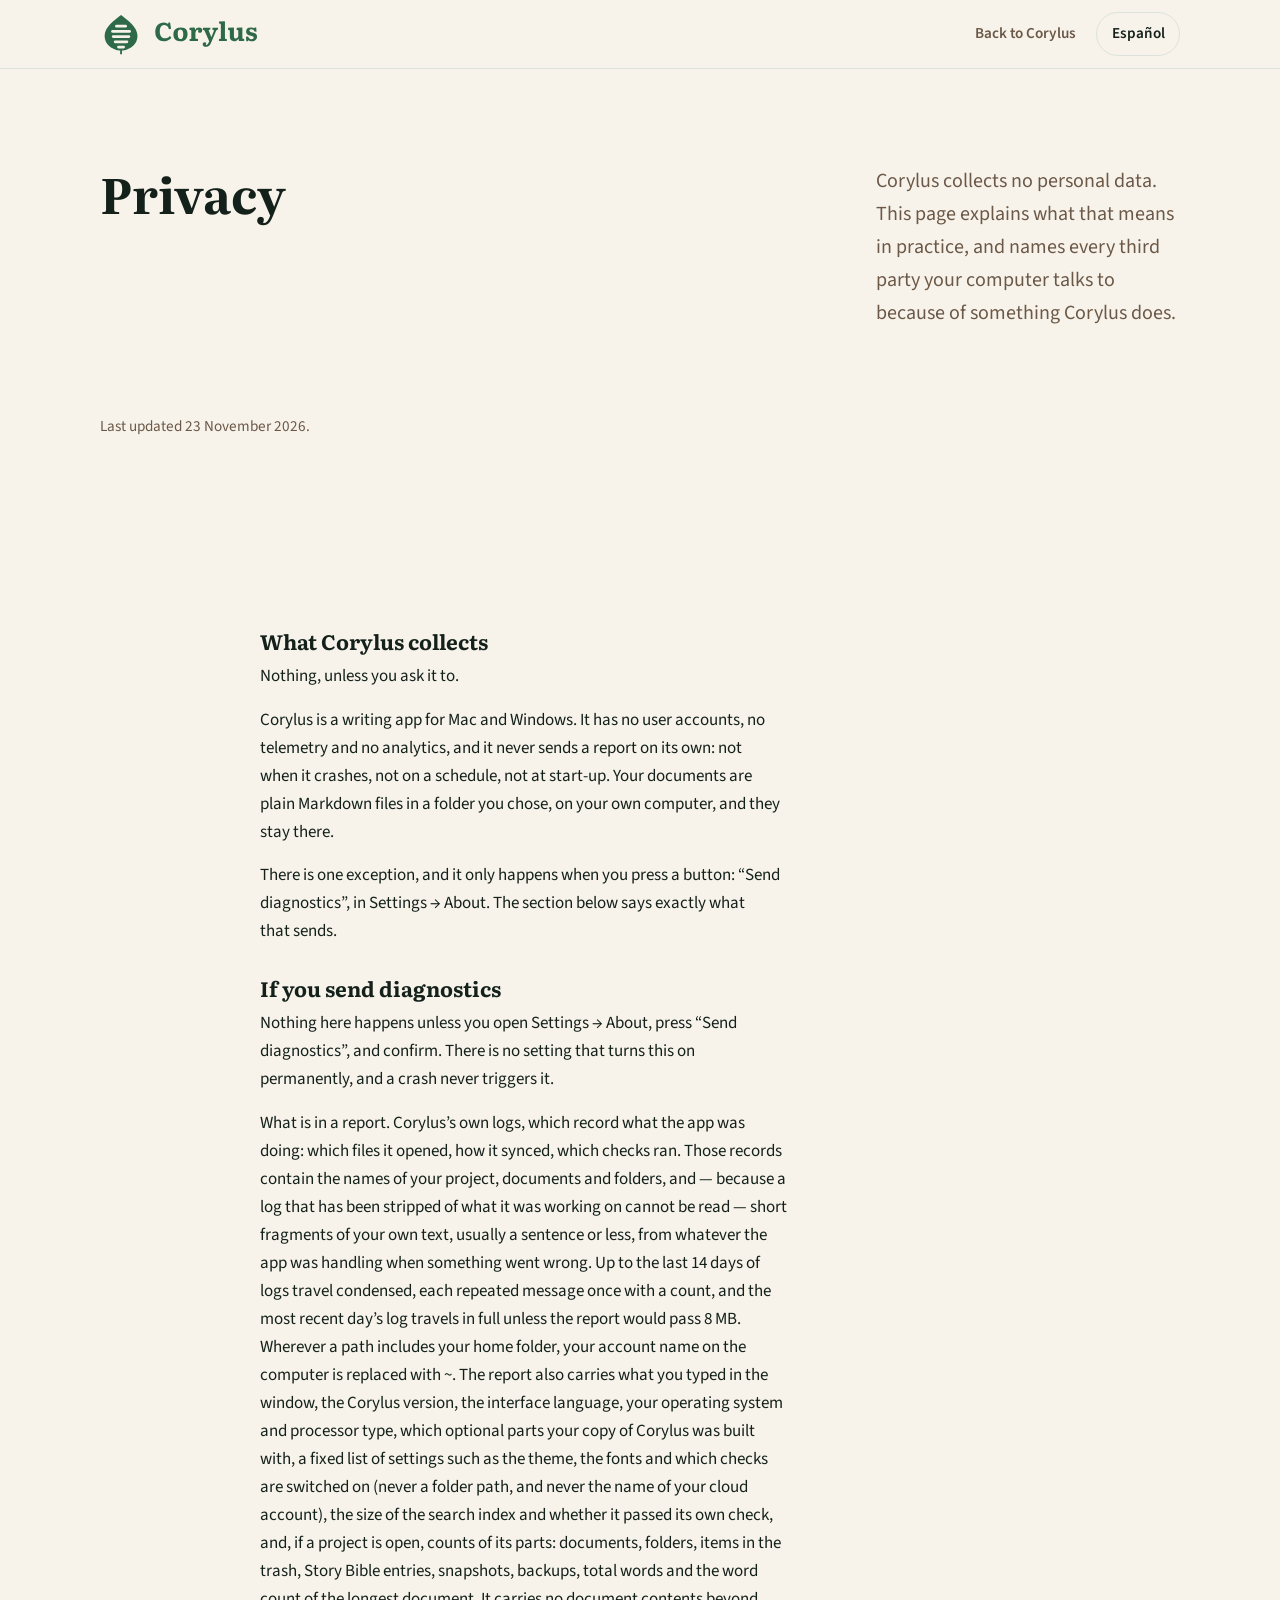
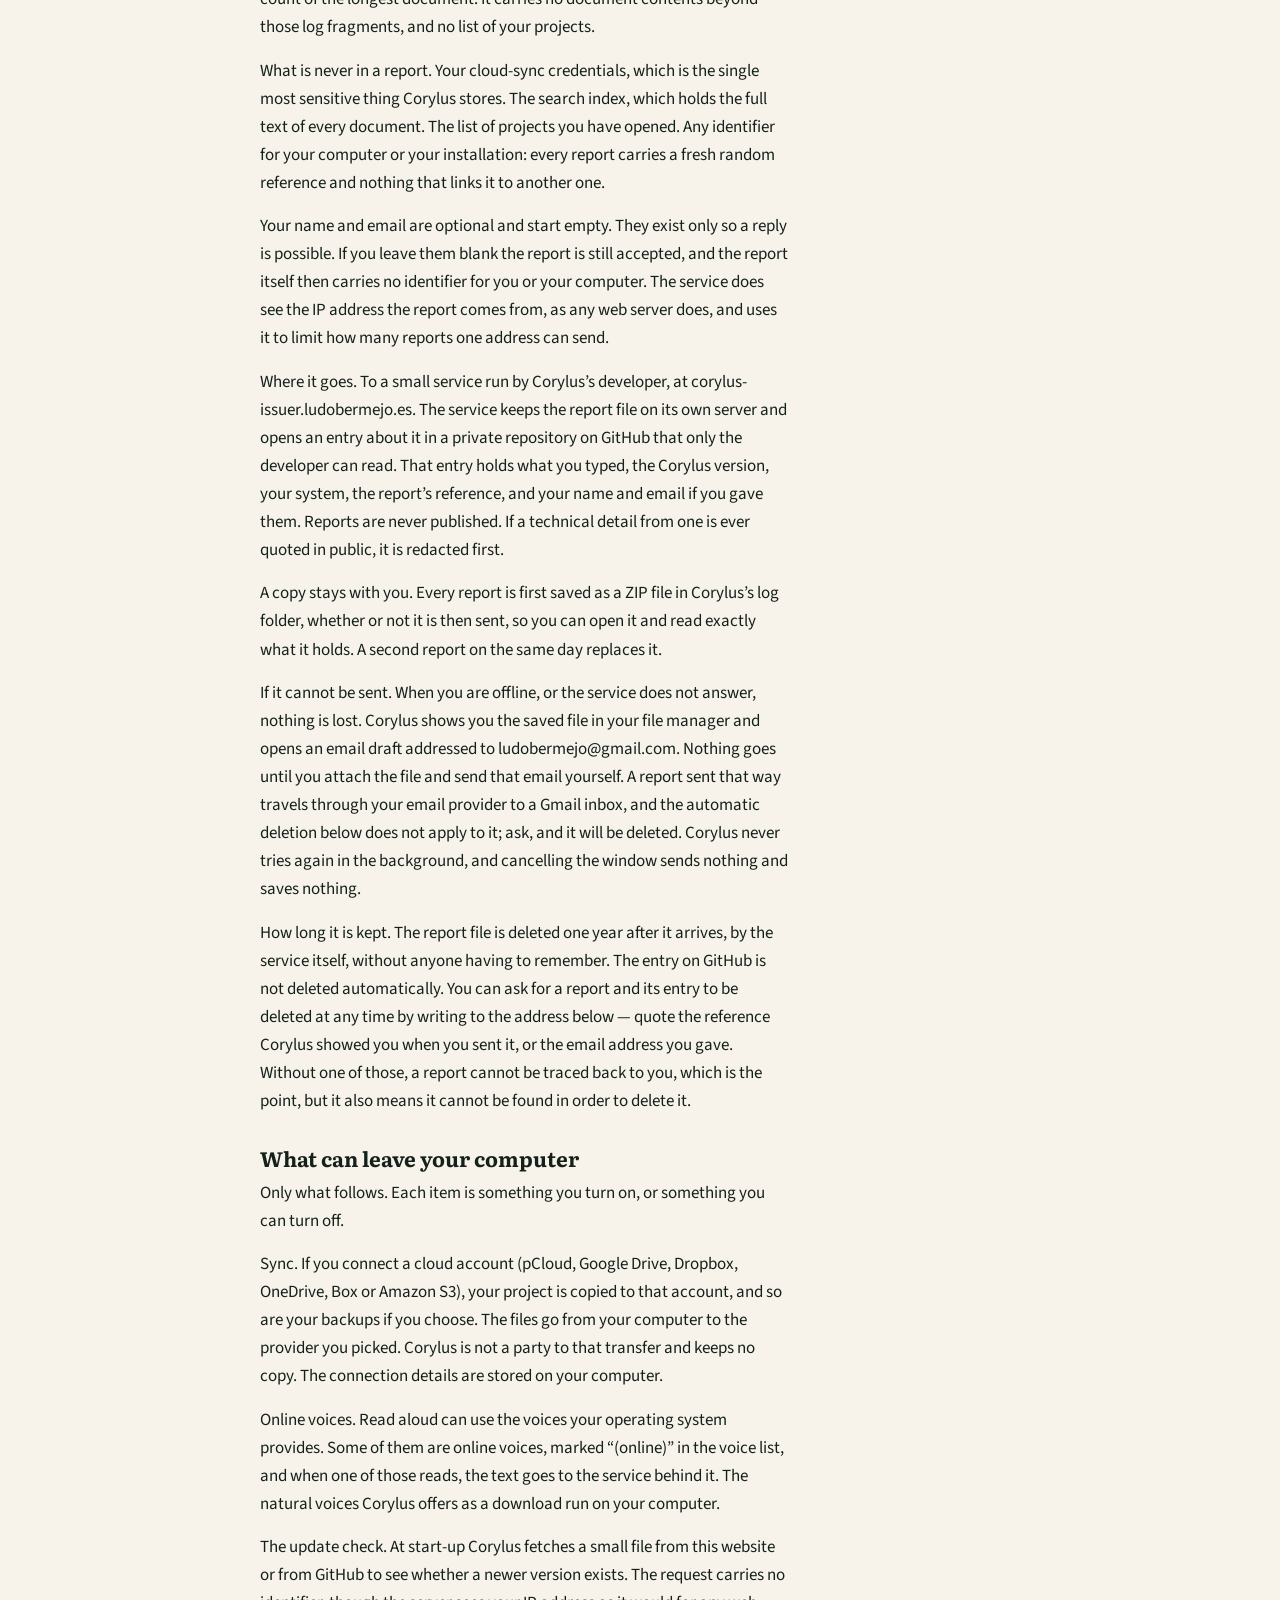
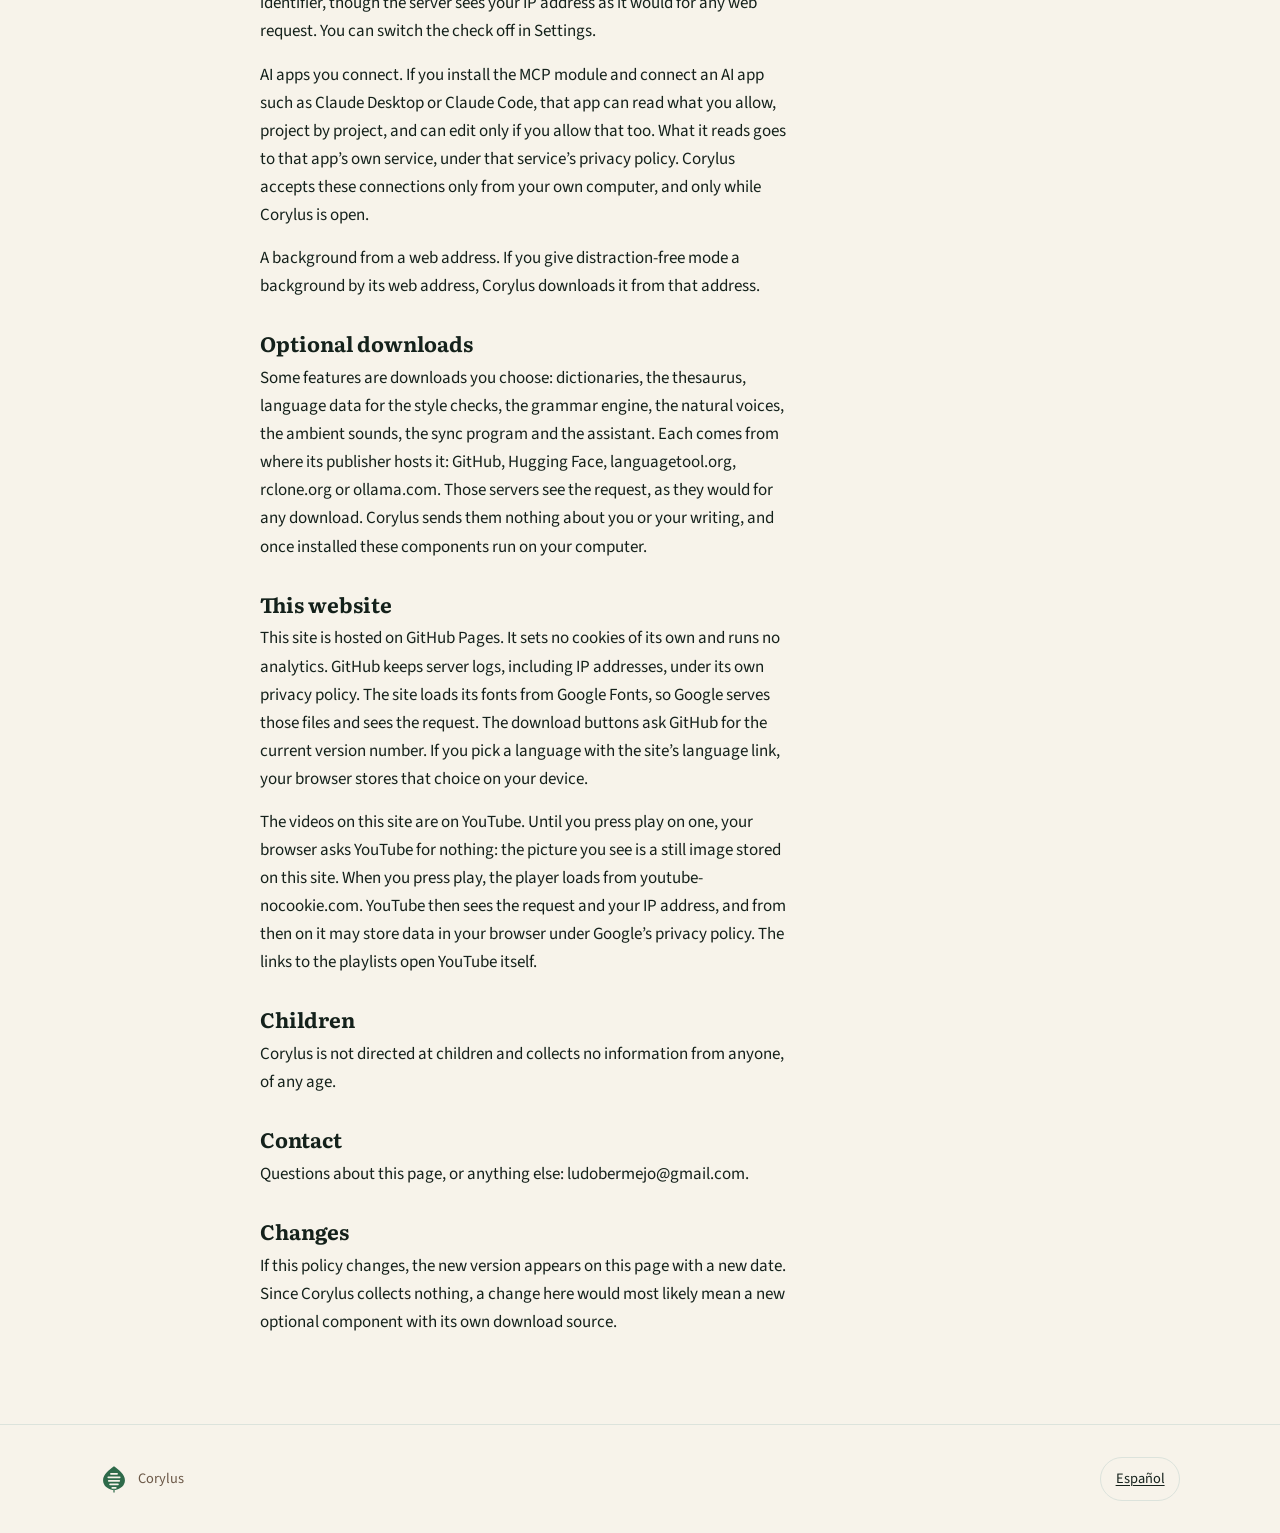
<file: privacy/index.html>
<!doctype html>
<html lang="en">
<head>
<meta charset="utf-8">
<meta name="viewport" content="width=device-width, initial-scale=1">
<title>Privacy — Corylus</title>
<meta name="description" content="Corylus collects nothing on its own. No account, no telemetry, no analytics. Diagnostics are sent only when you press the button.">
<meta name="theme-color" content="#F7F3EA" media="(prefers-color-scheme: light)">
<meta name="theme-color" content="#0E1713" media="(prefers-color-scheme: dark)">
<link rel="canonical" href="https://corylus.ludobermejo.es/privacy/">
<link rel="alternate" hreflang="en" href="https://corylus.ludobermejo.es/privacy/">
<link rel="alternate" hreflang="es" href="https://corylus.ludobermejo.es/es/privacy/">
<link rel="icon" href="../assets/favicon.svg" type="image/svg+xml">
<link rel="preconnect" href="https://fonts.googleapis.com">
<link rel="stylesheet" href="https://fonts.googleapis.com/css2?family=Literata:wght@400;700&family=Source+Sans+3:wght@400;600&display=swap">
<link rel="stylesheet" href="../assets/style.css?v=f86ebbcb">
</head>
<body>
<header class="site">
  <div class="wrap row">
    <a class="brand" href="../" aria-label="Corylus">
      <img src="../assets/lockup.svg" alt="Corylus" width="232" height="64" class="only-light">
      <img src="../assets/lockup-dark.svg" alt="Corylus" width="232" height="64" class="only-dark">
    </a>
    <nav><a href="../">Back to Corylus</a><a class="lang" href="../es/privacy/">Español</a></nav>
  </div>
</header>
<main id="main">
  <section class="hero">
    <div class="wrap narrow">
      <h1>Privacy</h1>
      <p class="lead">Corylus collects no personal data. This page explains what that means in practice, and names every third party your computer talks to because of something Corylus does.</p>
      <p class="note">Last updated 23 November 2026.</p>
    </div>
  </section>
  <section>
    <div class="wrap narrow prose"><h2>What Corylus collects</h2><p>Nothing, unless you ask it to.</p><p>Corylus is a writing app for Mac and Windows. It has no user accounts, no telemetry and no analytics, and it never sends a report on its own: not when it crashes, not on a schedule, not at start-up. Your documents are plain Markdown files in a folder you chose, on your own computer, and they stay there.</p><p>There is one exception, and it only happens when you press a button: “Send diagnostics”, in Settings → About. The section below says exactly what that sends.</p><h2>If you send diagnostics</h2><p>Nothing here happens unless you open Settings → About, press “Send diagnostics”, and confirm. There is no setting that turns this on permanently, and a crash never triggers it.</p><p>What is in a report. Corylus’s own logs, which record what the app was doing: which files it opened, how it synced, which checks ran. Those records contain the names of your project, documents and folders, and — because a log that has been stripped of what it was working on cannot be read — short fragments of your own text, usually a sentence or less, from whatever the app was handling when something went wrong. Up to the last 14 days of logs travel condensed, each repeated message once with a count, and the most recent day’s log travels in full unless the report would pass 8 MB. Wherever a path includes your home folder, your account name on the computer is replaced with ~. The report also carries what you typed in the window, the Corylus version, the interface language, your operating system and processor type, which optional parts your copy of Corylus was built with, a fixed list of settings such as the theme, the fonts and which checks are switched on (never a folder path, and never the name of your cloud account), the size of the search index and whether it passed its own check, and, if a project is open, counts of its parts: documents, folders, items in the trash, Story Bible entries, snapshots, backups, total words and the word count of the longest document. It carries no document contents beyond those log fragments, and no list of your projects.</p><p>What is never in a report. Your cloud-sync credentials, which is the single most sensitive thing Corylus stores. The search index, which holds the full text of every document. The list of projects you have opened. Any identifier for your computer or your installation: every report carries a fresh random reference and nothing that links it to another one.</p><p>Your name and email are optional and start empty. They exist only so a reply is possible. If you leave them blank the report is still accepted, and the report itself then carries no identifier for you or your computer. The service does see the IP address the report comes from, as any web server does, and uses it to limit how many reports one address can send.</p><p>Where it goes. To a small service run by Corylus’s developer, at corylus-issuer.ludobermejo.es. The service keeps the report file on its own server and opens an entry about it in a private repository on GitHub that only the developer can read. That entry holds what you typed, the Corylus version, your system, the report’s reference, and your name and email if you gave them. Reports are never published. If a technical detail from one is ever quoted in public, it is redacted first.</p><p>A copy stays with you. Every report is first saved as a ZIP file in Corylus’s log folder, whether or not it is then sent, so you can open it and read exactly what it holds. A second report on the same day replaces it.</p><p>If it cannot be sent. When you are offline, or the service does not answer, nothing is lost. Corylus shows you the saved file in your file manager and opens an email draft addressed to ludobermejo@gmail.com. Nothing goes until you attach the file and send that email yourself. A report sent that way travels through your email provider to a Gmail inbox, and the automatic deletion below does not apply to it; ask, and it will be deleted. Corylus never tries again in the background, and cancelling the window sends nothing and saves nothing.</p><p>How long it is kept. The report file is deleted one year after it arrives, by the service itself, without anyone having to remember. The entry on GitHub is not deleted automatically. You can ask for a report and its entry to be deleted at any time by writing to the address below — quote the reference Corylus showed you when you sent it, or the email address you gave. Without one of those, a report cannot be traced back to you, which is the point, but it also means it cannot be found in order to delete it.</p><h2>What can leave your computer</h2><p>Only what follows. Each item is something you turn on, or something you can turn off.</p><p>Sync. If you connect a cloud account (pCloud, Google Drive, Dropbox, OneDrive, Box or Amazon S3), your project is copied to that account, and so are your backups if you choose. The files go from your computer to the provider you picked. Corylus is not a party to that transfer and keeps no copy. The connection details are stored on your computer.</p><p>Online voices. Read aloud can use the voices your operating system provides. Some of them are online voices, marked “(online)” in the voice list, and when one of those reads, the text goes to the service behind it. The natural voices Corylus offers as a download run on your computer.</p><p>The update check. At start-up Corylus fetches a small file from this website or from GitHub to see whether a newer version exists. The request carries no identifier, though the server sees your IP address as it would for any web request. You can switch the check off in Settings.</p><p>AI apps you connect. If you install the MCP module and connect an AI app such as Claude Desktop or Claude Code, that app can read what you allow, project by project, and can edit only if you allow that too. What it reads goes to that app’s own service, under that service’s privacy policy. Corylus accepts these connections only from your own computer, and only while Corylus is open.</p><p>A background from a web address. If you give distraction-free mode a background by its web address, Corylus downloads it from that address.</p><h2>Optional downloads</h2><p>Some features are downloads you choose: dictionaries, the thesaurus, language data for the style checks, the grammar engine, the natural voices, the ambient sounds, the sync program and the assistant. Each comes from where its publisher hosts it: GitHub, Hugging Face, languagetool.org, rclone.org or ollama.com. Those servers see the request, as they would for any download. Corylus sends them nothing about you or your writing, and once installed these components run on your computer.</p><h2>This website</h2><p>This site is hosted on GitHub Pages. It sets no cookies of its own and runs no analytics. GitHub keeps server logs, including IP addresses, under its own privacy policy. The site loads its fonts from Google Fonts, so Google serves those files and sees the request. The download buttons ask GitHub for the current version number. If you pick a language with the site’s language link, your browser stores that choice on your device.</p><p>The videos on this site are on YouTube. Until you press play on one, your browser asks YouTube for nothing: the picture you see is a still image stored on this site. When you press play, the player loads from youtube-nocookie.com. YouTube then sees the request and your IP address, and from then on it may store data in your browser under Google’s privacy policy. The links to the playlists open YouTube itself.</p><h2>Children</h2><p>Corylus is not directed at children and collects no information from anyone, of any age.</p><h2>Contact</h2><p>Questions about this page, or anything else: ludobermejo@gmail.com.</p><h2>Changes</h2><p>If this policy changes, the new version appears on this page with a new date. Since Corylus collects nothing, a change here would most likely mean a new optional component with its own download source.</p></div>
  </section>
</main>
<footer class="site">
  <div class="wrap row">
    <p><img src="../assets/mark.svg" alt="" width="28" height="28" aria-hidden="true"> Corylus</p>
    <nav><a class="lang" href="../es/privacy/">Español</a></nav>
  </div>
</footer>
</body>
</html>
</file>
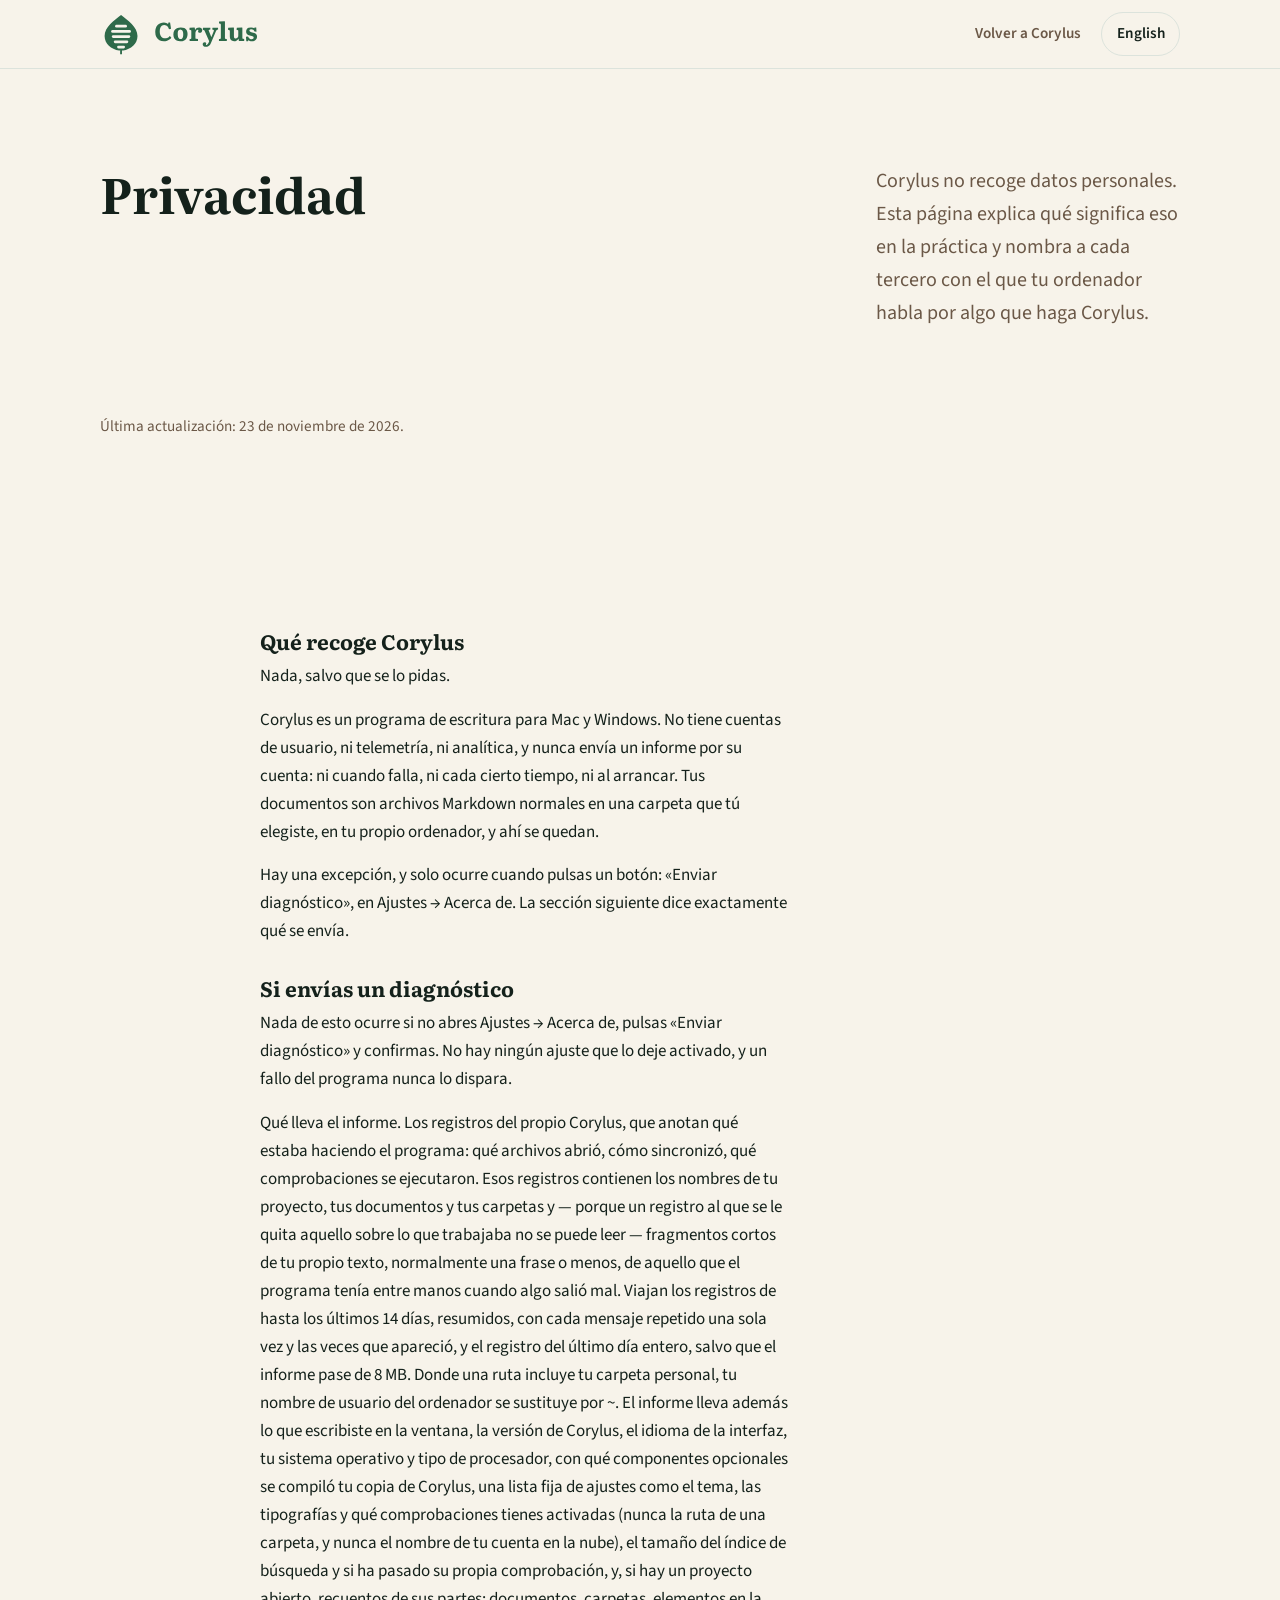
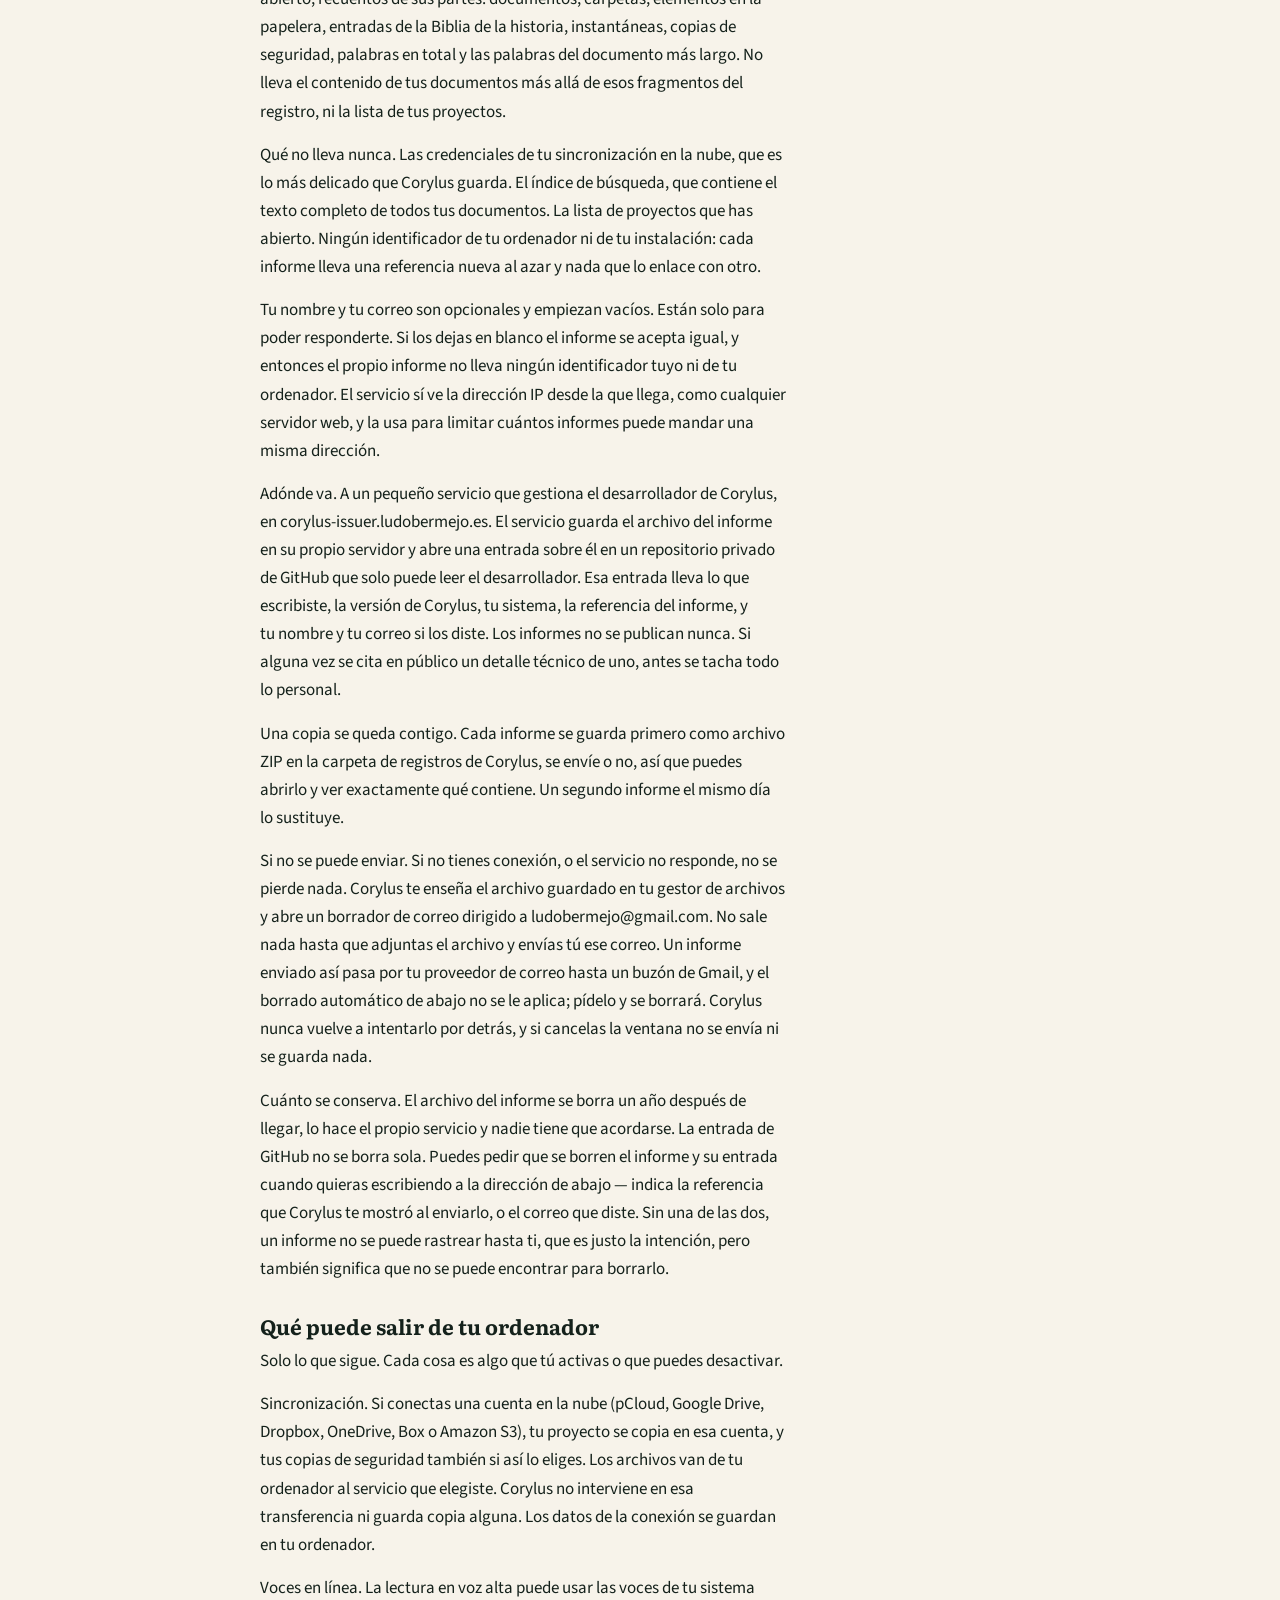
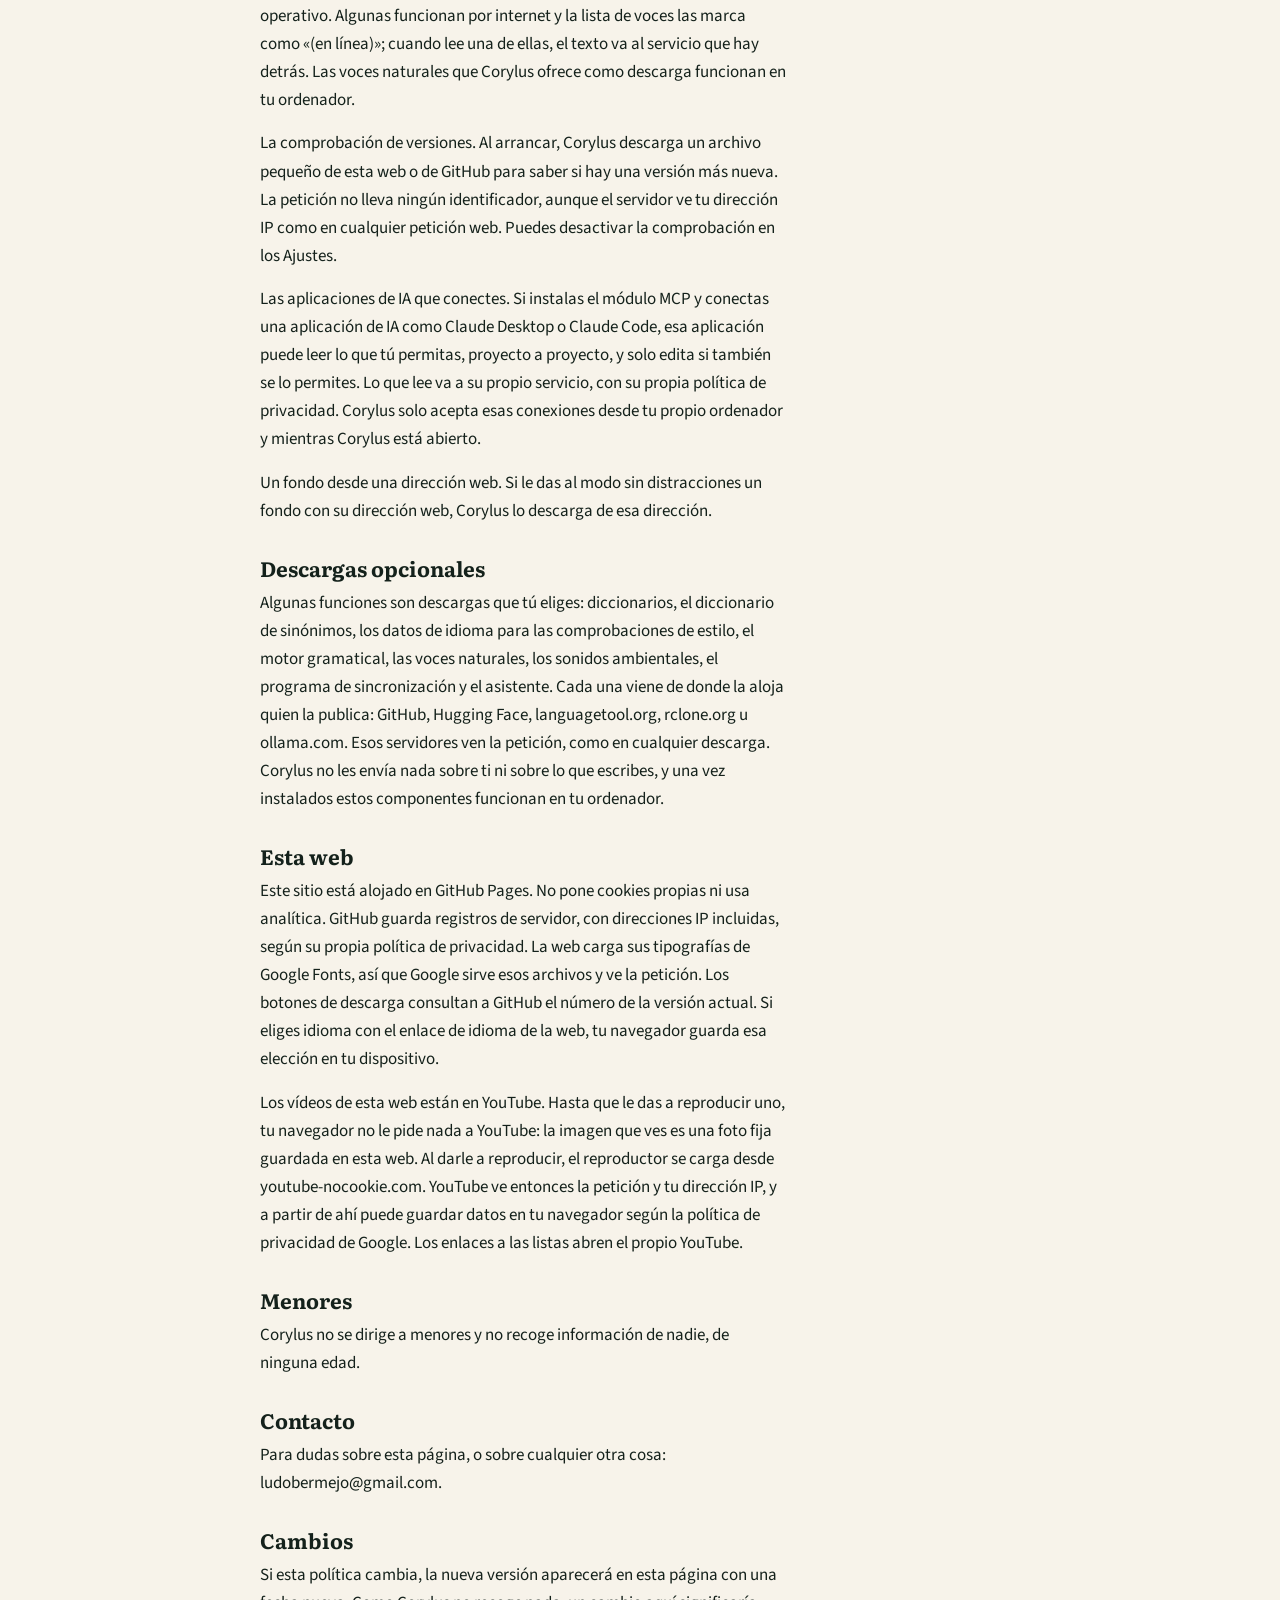
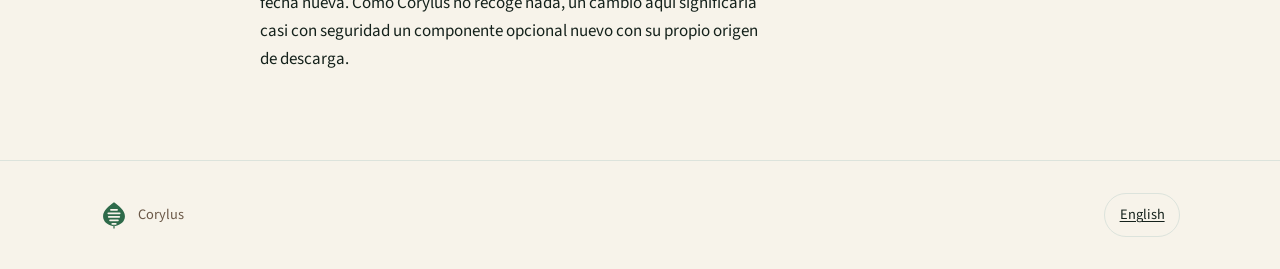
<file: es/privacy/index.html>
<!doctype html>
<html lang="es">
<head>
<meta charset="utf-8">
<meta name="viewport" content="width=device-width, initial-scale=1">
<title>Privacidad — Corylus</title>
<meta name="description" content="Corylus no recoge nada por su cuenta. Sin cuenta, sin telemetría, sin analítica. El diagnóstico se envía solo si pulsas el botón.">
<meta name="theme-color" content="#F7F3EA" media="(prefers-color-scheme: light)">
<meta name="theme-color" content="#0E1713" media="(prefers-color-scheme: dark)">
<link rel="canonical" href="https://corylus.ludobermejo.es/es/privacy/">
<link rel="alternate" hreflang="en" href="https://corylus.ludobermejo.es/privacy/">
<link rel="alternate" hreflang="es" href="https://corylus.ludobermejo.es/es/privacy/">
<link rel="icon" href="../../assets/favicon.svg" type="image/svg+xml">
<link rel="preconnect" href="https://fonts.googleapis.com">
<link rel="stylesheet" href="https://fonts.googleapis.com/css2?family=Literata:wght@400;700&family=Source+Sans+3:wght@400;600&display=swap">
<link rel="stylesheet" href="../../assets/style.css?v=f86ebbcb">
</head>
<body>
<header class="site">
  <div class="wrap row">
    <a class="brand" href="../../" aria-label="Corylus">
      <img src="../../assets/lockup.svg" alt="Corylus" width="232" height="64" class="only-light">
      <img src="../../assets/lockup-dark.svg" alt="Corylus" width="232" height="64" class="only-dark">
    </a>
    <nav><a href="../../">Volver a Corylus</a><a class="lang" href="../../privacy/">English</a></nav>
  </div>
</header>
<main id="main">
  <section class="hero">
    <div class="wrap narrow">
      <h1>Privacidad</h1>
      <p class="lead">Corylus no recoge datos personales. Esta página explica qué significa eso en la práctica y nombra a cada tercero con el que tu ordenador habla por algo que haga Corylus.</p>
      <p class="note">Última actualización: 23 de noviembre de 2026.</p>
    </div>
  </section>
  <section>
    <div class="wrap narrow prose"><h2>Qué recoge Corylus</h2><p>Nada, salvo que se lo pidas.</p><p>Corylus es un programa de escritura para Mac y Windows. No tiene cuentas de usuario, ni telemetría, ni analítica, y nunca envía un informe por su cuenta: ni cuando falla, ni cada cierto tiempo, ni al arrancar. Tus documentos son archivos Markdown normales en una carpeta que tú elegiste, en tu propio ordenador, y ahí se quedan.</p><p>Hay una excepción, y solo ocurre cuando pulsas un botón: «Enviar diagnóstico», en Ajustes → Acerca de. La sección siguiente dice exactamente qué se envía.</p><h2>Si envías un diagnóstico</h2><p>Nada de esto ocurre si no abres Ajustes → Acerca de, pulsas «Enviar diagnóstico» y confirmas. No hay ningún ajuste que lo deje activado, y un fallo del programa nunca lo dispara.</p><p>Qué lleva el informe. Los registros del propio Corylus, que anotan qué estaba haciendo el programa: qué archivos abrió, cómo sincronizó, qué comprobaciones se ejecutaron. Esos registros contienen los nombres de tu proyecto, tus documentos y tus carpetas y — porque un registro al que se le quita aquello sobre lo que trabajaba no se puede leer — fragmentos cortos de tu propio texto, normalmente una frase o menos, de aquello que el programa tenía entre manos cuando algo salió mal. Viajan los registros de hasta los últimos 14 días, resumidos, con cada mensaje repetido una sola vez y las veces que apareció, y el registro del último día entero, salvo que el informe pase de 8 MB. Donde una ruta incluye tu carpeta personal, tu nombre de usuario del ordenador se sustituye por ~. El informe lleva además lo que escribiste en la ventana, la versión de Corylus, el idioma de la interfaz, tu sistema operativo y tipo de procesador, con qué componentes opcionales se compiló tu copia de Corylus, una lista fija de ajustes como el tema, las tipografías y qué comprobaciones tienes activadas (nunca la ruta de una carpeta, y nunca el nombre de tu cuenta en la nube), el tamaño del índice de búsqueda y si ha pasado su propia comprobación, y, si hay un proyecto abierto, recuentos de sus partes: documentos, carpetas, elementos en la papelera, entradas de la Biblia de la historia, instantáneas, copias de seguridad, palabras en total y las palabras del documento más largo. No lleva el contenido de tus documentos más allá de esos fragmentos del registro, ni la lista de tus proyectos.</p><p>Qué no lleva nunca. Las credenciales de tu sincronización en la nube, que es lo más delicado que Corylus guarda. El índice de búsqueda, que contiene el texto completo de todos tus documentos. La lista de proyectos que has abierto. Ningún identificador de tu ordenador ni de tu instalación: cada informe lleva una referencia nueva al azar y nada que lo enlace con otro.</p><p>Tu nombre y tu correo son opcionales y empiezan vacíos. Están solo para poder responderte. Si los dejas en blanco el informe se acepta igual, y entonces el propio informe no lleva ningún identificador tuyo ni de tu ordenador. El servicio sí ve la dirección IP desde la que llega, como cualquier servidor web, y la usa para limitar cuántos informes puede mandar una misma dirección.</p><p>Adónde va. A un pequeño servicio que gestiona el desarrollador de Corylus, en corylus-issuer.ludobermejo.es. El servicio guarda el archivo del informe en su propio servidor y abre una entrada sobre él en un repositorio privado de GitHub que solo puede leer el desarrollador. Esa entrada lleva lo que escribiste, la versión de Corylus, tu sistema, la referencia del informe, y tu nombre y tu correo si los diste. Los informes no se publican nunca. Si alguna vez se cita en público un detalle técnico de uno, antes se tacha todo lo personal.</p><p>Una copia se queda contigo. Cada informe se guarda primero como archivo ZIP en la carpeta de registros de Corylus, se envíe o no, así que puedes abrirlo y ver exactamente qué contiene. Un segundo informe el mismo día lo sustituye.</p><p>Si no se puede enviar. Si no tienes conexión, o el servicio no responde, no se pierde nada. Corylus te enseña el archivo guardado en tu gestor de archivos y abre un borrador de correo dirigido a ludobermejo@gmail.com. No sale nada hasta que adjuntas el archivo y envías tú ese correo. Un informe enviado así pasa por tu proveedor de correo hasta un buzón de Gmail, y el borrado automático de abajo no se le aplica; pídelo y se borrará. Corylus nunca vuelve a intentarlo por detrás, y si cancelas la ventana no se envía ni se guarda nada.</p><p>Cuánto se conserva. El archivo del informe se borra un año después de llegar, lo hace el propio servicio y nadie tiene que acordarse. La entrada de GitHub no se borra sola. Puedes pedir que se borren el informe y su entrada cuando quieras escribiendo a la dirección de abajo — indica la referencia que Corylus te mostró al enviarlo, o el correo que diste. Sin una de las dos, un informe no se puede rastrear hasta ti, que es justo la intención, pero también significa que no se puede encontrar para borrarlo.</p><h2>Qué puede salir de tu ordenador</h2><p>Solo lo que sigue. Cada cosa es algo que tú activas o que puedes desactivar.</p><p>Sincronización. Si conectas una cuenta en la nube (pCloud, Google Drive, Dropbox, OneDrive, Box o Amazon S3), tu proyecto se copia en esa cuenta, y tus copias de seguridad también si así lo eliges. Los archivos van de tu ordenador al servicio que elegiste. Corylus no interviene en esa transferencia ni guarda copia alguna. Los datos de la conexión se guardan en tu ordenador.</p><p>Voces en línea. La lectura en voz alta puede usar las voces de tu sistema operativo. Algunas funcionan por internet y la lista de voces las marca como «(en línea)»; cuando lee una de ellas, el texto va al servicio que hay detrás. Las voces naturales que Corylus ofrece como descarga funcionan en tu ordenador.</p><p>La comprobación de versiones. Al arrancar, Corylus descarga un archivo pequeño de esta web o de GitHub para saber si hay una versión más nueva. La petición no lleva ningún identificador, aunque el servidor ve tu dirección IP como en cualquier petición web. Puedes desactivar la comprobación en los Ajustes.</p><p>Las aplicaciones de IA que conectes. Si instalas el módulo MCP y conectas una aplicación de IA como Claude Desktop o Claude Code, esa aplicación puede leer lo que tú permitas, proyecto a proyecto, y solo edita si también se lo permites. Lo que lee va a su propio servicio, con su propia política de privacidad. Corylus solo acepta esas conexiones desde tu propio ordenador y mientras Corylus está abierto.</p><p>Un fondo desde una dirección web. Si le das al modo sin distracciones un fondo con su dirección web, Corylus lo descarga de esa dirección.</p><h2>Descargas opcionales</h2><p>Algunas funciones son descargas que tú eliges: diccionarios, el diccionario de sinónimos, los datos de idioma para las comprobaciones de estilo, el motor gramatical, las voces naturales, los sonidos ambientales, el programa de sincronización y el asistente. Cada una viene de donde la aloja quien la publica: GitHub, Hugging Face, languagetool.org, rclone.org u ollama.com. Esos servidores ven la petición, como en cualquier descarga. Corylus no les envía nada sobre ti ni sobre lo que escribes, y una vez instalados estos componentes funcionan en tu ordenador.</p><h2>Esta web</h2><p>Este sitio está alojado en GitHub Pages. No pone cookies propias ni usa analítica. GitHub guarda registros de servidor, con direcciones IP incluidas, según su propia política de privacidad. La web carga sus tipografías de Google Fonts, así que Google sirve esos archivos y ve la petición. Los botones de descarga consultan a GitHub el número de la versión actual. Si eliges idioma con el enlace de idioma de la web, tu navegador guarda esa elección en tu dispositivo.</p><p>Los vídeos de esta web están en YouTube. Hasta que le das a reproducir uno, tu navegador no le pide nada a YouTube: la imagen que ves es una foto fija guardada en esta web. Al darle a reproducir, el reproductor se carga desde youtube-nocookie.com. YouTube ve entonces la petición y tu dirección IP, y a partir de ahí puede guardar datos en tu navegador según la política de privacidad de Google. Los enlaces a las listas abren el propio YouTube.</p><h2>Menores</h2><p>Corylus no se dirige a menores y no recoge información de nadie, de ninguna edad.</p><h2>Contacto</h2><p>Para dudas sobre esta página, o sobre cualquier otra cosa: ludobermejo@gmail.com.</p><h2>Cambios</h2><p>Si esta política cambia, la nueva versión aparecerá en esta página con una fecha nueva. Como Corylus no recoge nada, un cambio aquí significaría casi con seguridad un componente opcional nuevo con su propio origen de descarga.</p></div>
  </section>
</main>
<footer class="site">
  <div class="wrap row">
    <p><img src="../../assets/mark.svg" alt="" width="28" height="28" aria-hidden="true"> Corylus</p>
    <nav><a class="lang" href="../../privacy/">English</a></nav>
  </div>
</footer>
</body>
</html>
</file>
<file: assets/style.css>
/* Corylus site. Tokens from corylus-corpo/brand/tokens.css. */
:root {
  --ink: #14211B; --leaf: #2E6A4A; --leaf-lite: #6FBF8F;
  --hazel: #B06A2C; --hazel-lite: #E0A164; --bark: #6B5847;
  --parchment: #F7F3EA; --mist: #DCE3DC; --night: #0E1713;

  --fg: var(--ink); --fg-muted: var(--bark);
  --bg: var(--parchment); --surface: #FFFFFF;
  --band: #EFEADF; --border: var(--mist);
  --accent: var(--leaf); --on-accent: var(--parchment);

  --display: Literata, "Iowan Old Style", Georgia, serif;
  --body: "Source Sans 3", -apple-system, BlinkMacSystemFont, "Segoe UI", sans-serif;
  --mono: ui-monospace, SFMono-Regular, Menlo, Consolas, monospace;
  --measure: 66ch;
}
@media (prefers-color-scheme: dark) {
  :root:not([data-theme="light"]) {
    --fg: var(--parchment); --fg-muted: #A8B3A8;
    --bg: var(--night); --surface: #16221C;
    --band: #121D18; --border: #27352C;
    --accent: var(--leaf-lite); --on-accent: var(--night);
  }
}
:root[data-theme="dark"] {
  --fg: var(--parchment); --fg-muted: #A8B3A8;
  --bg: var(--night); --surface: #16221C;
  --band: #121D18; --border: #27352C;
  --accent: var(--leaf-lite); --on-accent: var(--night);
}

*, *::before, *::after { box-sizing: border-box; }
html { scroll-behavior: smooth; }
@media (prefers-reduced-motion: reduce) { html { scroll-behavior: auto; } }

body {
  margin: 0;
  background: var(--bg);
  color: var(--fg);
  font-family: var(--body);
  font-size: 1.0625rem;
  line-height: 1.65;
  -webkit-font-smoothing: antialiased;
}

h1, h2, h3 { font-family: var(--display); font-weight: 700; letter-spacing: 0; line-height: 1.15; }
h1 { font-size: clamp(2rem, 5.2vw, 3.05rem); margin: 0 0 .6em; text-wrap: balance; }
h2 { font-size: clamp(1.6rem, 3.4vw, 1.95rem); margin: 0 0 .7em; text-wrap: balance; }
h3 { font-size: 1.125rem; margin: 0 0 .35em; }
p  { margin: 0 0 1em; max-width: var(--measure); }
a  { color: var(--accent); text-decoration-thickness: 1px; text-underline-offset: 2px; }

.skip {
  position: absolute; left: -9999px;
  background: var(--accent); color: var(--on-accent); padding: .6rem 1rem; z-index: 10;
}
.skip:focus { left: .5rem; top: .5rem; }

.wrap { width: min(1080px, 100% - 2rem); margin-inline: auto; }
.wrap.narrow { width: min(760px, 100% - 2rem); }
.row { display: flex; align-items: center; justify-content: space-between; gap: 1rem; flex-wrap: wrap; }

header.site { border-bottom: 1px solid var(--border); padding: .75rem 0; }
header.site nav { display: flex; gap: 1.25rem; align-items: center; flex-wrap: wrap; }
header.site nav a { color: var(--fg-muted); text-decoration: none; font-weight: 600; font-size: .95rem; }
header.site nav a:hover, header.site nav a:focus-visible { color: var(--accent); text-decoration: underline; }
.brand { display: inline-flex; }
.brand img { height: 42px; width: auto; display: block; }
.lang {
  border: 1px solid var(--border); border-radius: 999px;
  padding: .2rem .7rem; color: var(--fg) !important;
}

section { padding: clamp(2.5rem, 6vw, 4.5rem) 0; }
.band { background: var(--band); border-block: 1px solid var(--border); }

.hero { padding-top: clamp(3rem, 8vw, 6rem); }
.lead { font-size: 1.25rem; color: var(--fg-muted); }

.downloads { display: flex; gap: .75rem; flex-wrap: wrap; margin: 1.75rem 0 1rem; max-width: none; }
.btn {
  display: inline-flex; flex-direction: column; align-items: flex-start;
  background: var(--accent); color: var(--on-accent);
  padding: .7rem 1.25rem; border-radius: 8px;
  font-weight: 600; text-decoration: none; border: 1px solid var(--accent);
}
.btn:hover, .btn:focus-visible { filter: brightness(1.08); text-decoration: none; }
.btn.ghost { background: transparent; color: var(--accent); }
.ver { font-weight: 400; font-size: .85rem; font-variant-numeric: tabular-nums lining-nums; }
.note { color: var(--fg-muted); font-size: .95rem; }

.split { display: grid; gap: clamp(1.5rem, 4vw, 3rem); grid-template-columns: 1fr; align-items: start; }
@media (min-width: 860px) { .split { grid-template-columns: 1.15fr .85fr; } }

blockquote {
  margin: 1.5rem 0 0; padding-left: 1rem;
  border-left: 3px solid var(--accent);
  font-family: var(--display); font-size: 1.15rem; max-width: var(--measure);
}

.tree { margin: 0; }
.tree pre {
  background: var(--surface); border: 1px solid var(--border); border-radius: 10px;
  padding: 1rem; margin: 0; overflow-x: auto;
  font-family: var(--mono); font-size: .8rem; line-height: 1.6; color: var(--fg);
}
.tree figcaption { color: var(--fg-muted); font-size: .85rem; margin-top: .6rem; }

.grid { list-style: none; margin: 0; padding: 0; display: grid; gap: 1.25rem 2rem; grid-template-columns: 1fr; }
@media (min-width: 620px) { .grid { grid-template-columns: repeat(2, 1fr); } }
@media (min-width: 940px) { .grid { grid-template-columns: repeat(4, 1fr); } }
@media (min-width: 620px) { .grid.two { grid-template-columns: repeat(2, 1fr); } }
.grid h3 { color: var(--accent); }
.grid p { font-size: .95rem; color: var(--fg-muted); margin: 0; }

footer.site { border-top: 1px solid var(--border); padding: 2rem 0; color: var(--fg-muted); font-size: .9rem; }
footer.site p { display: flex; align-items: center; gap: .6rem; margin: 0; max-width: 52ch; }
footer.site nav { display: flex; gap: 1.1rem; flex-wrap: wrap; }
footer.site a { color: var(--fg-muted); }

/* The lockup comes in two colourways; show whichever matches the theme.
   These need the element selector: `.brand img` would otherwise outrank a
   bare `.only-dark` and both lockups would render side by side. */
img.only-dark { display: none; }
@media (prefers-color-scheme: dark) {
  :root:not([data-theme="light"]) img.only-dark { display: block; }
  :root:not([data-theme="light"]) img.only-light { display: none; }
}
:root[data-theme="dark"] img.only-dark { display: block; }
:root[data-theme="dark"] img.only-light { display: none; }

.costs-h { font-family: var(--display); font-size: 1.05rem; margin: 2rem 0 .8rem; color: var(--fg); }
.costs h3 { font-variant-numeric: tabular-nums lining-nums; }
.cta { margin-top: 2rem; }

.prose h2 { font-size: 1.3rem; margin: 2rem 0 .5rem; }
.prose p { margin: 0 0 .9em; }

/* Video and screenshots. A dark app shot on a light page needs a border, not a
   shadow: the shadow reads as a drop on parchment, the border as a frame. */
.media { margin: 2.5rem 0 0; }
.media video, .media img {
  display: block; width: 100%; height: auto;
  border: 1px solid var(--border); border-radius: 10px; background: var(--night);
}
.media figcaption { color: var(--fg-muted); font-size: .9rem; margin-top: .7rem; }
.media.wide { margin-top: 2rem; }

/* ---- Review pass ------------------------------------------------------- */

/* Focus: one visible ring everywhere, offset so it clears the filled buttons.
   leaf on parchment 5.79:1, leaf-lite on night 8.28:1. */
a:focus-visible, video:focus-visible, summary:focus-visible {
  outline: 3px solid var(--accent); outline-offset: 3px; border-radius: 4px;
}

/* Tap targets: every link is at least 44px tall, without growing the visuals. */
header.site nav a, footer.site nav a {
  display: inline-flex; align-items: center; min-height: 44px; min-width: 44px; justify-content: center; padding-inline: .25rem;
}
header.site nav { gap: .5rem 1rem; }
.lang { padding-inline: .9rem !important; border-radius: 999px; }
.brand { min-height: 44px; align-items: center; }
footer.site nav { gap: 0 1rem; }
footer.site .lang { padding-inline: .9rem; }

/* Phones: the four in-page anchors wrapped the header to two rows and pushed
   the headline down by 80px. The page is one scroll, so keep only the last
   anchor (Download) and the language switch on one row. */
@media (max-width: 599px) {
  header.site nav a:not(.lang):not(.kofi) { display: none; }
  .brand img { height: 36px; }
}

/* Hero: heading, lead, buttons and the trailer share one left edge. The
   760px column made the text start 160px right of the video on desktop. */
.hero .wrap.narrow { width: min(1080px, 100% - 2rem); }
.hero h1 { max-width: 26ch; }
.hero .lead { max-width: 56ch; }
.hero .media { margin-top: clamp(2rem, 5vw, 3rem); }

/* Support goals. The hero heading stops at 26ch and the lead at 56ch, so on a
   wide screen the right half of the hero was empty; that is where these go.
   Below 900px the grid collapses and the panel falls under the copy. */
@media (min-width: 900px) {
  .hero .wrap.narrow {
    display: grid; grid-template-columns: minmax(0, 1fr) 19rem;
    gap: clamp(2rem, 5vw, 4rem); align-items: start;
  }
  .goals { margin-top: .5rem; }
}
.goals {
  background: var(--surface); border: 1px solid var(--border); border-radius: 10px;
  padding: 1.25rem 1.25rem 1rem; margin-top: 2.5rem;
}
.goals h2 { font-size: 1.05rem; margin-bottom: .9rem; }
.goals ul { list-style: none; margin: 0 0 .9rem; padding: 0; display: grid; gap: 1rem; }
.goals p { margin: 0; max-width: none; }
.goals .note { font-size: .85rem; }
.goal-name { font-weight: 600; font-size: .95rem; line-height: 1.35; }
.goal-sum { color: var(--fg-muted); font-size: .9rem; font-variant-numeric: tabular-nums lining-nums; }
/* A bare `background` styles the track in Firefox; WebKit needs the two
   pseudo-elements, and ignores them unless appearance is cleared first. */
.goals progress {
  display: block; width: 100%; height: .5rem; margin: .45rem 0 .3rem;
  appearance: none; -webkit-appearance: none; border: 0; border-radius: 999px;
  background: var(--border); overflow: hidden;
}
.goals progress::-webkit-progress-bar { background: var(--border); }
.goals progress::-webkit-progress-value { background: var(--accent); border-radius: 999px; }
.goals progress::-moz-progress-bar { background: var(--accent); border-radius: 999px; }

/* Download buttons: the main action on the page. */
.btn {
  min-height: 56px; justify-content: center; padding: .65rem 1.5rem;
  font-size: 1.0625rem; line-height: 1.3;
  transition: filter .15s ease, background-color .15s ease;
}
.btn.ghost { border-width: 2px; padding: calc(.65rem - 1px) calc(1.5rem - 1px); }
.btn.ghost:hover { background: var(--surface); filter: none; }
@media (prefers-reduced-motion: reduce) { .btn { transition: none; } }
@media (max-width: 519px) {
  .downloads { flex-direction: column; }
  .downloads .btn { width: 100%; }
}

/* Calm the page rhythm on phones and keep paragraph endings tidy. */
p { text-wrap: pretty; }
@media (max-width: 599px) {
  section { padding: 2.25rem 0; }
  .hero { padding-top: 1.75rem; }
  .lead { font-size: 1.125rem; }
  blockquote { font-size: 1.05rem; }
}

/* Screenshots are wide; on phones let them breathe edge to edge of the wrap. */
.media figcaption { max-width: var(--measure); }

/* Optional sections the template may add (see review.md): "who makes it" and
   a secondary support link. Both use existing tokens only. */
.maker p:last-child { margin-bottom: 0; }
.btn.quiet {
  background: transparent; color: var(--fg); border: 2px solid var(--fg-muted);
  padding: calc(.65rem - 1px) calc(1.5rem - 1px);
}
.btn.quiet:hover { background: var(--surface); filter: none; }
.support-links { display: flex; gap: .75rem; flex-wrap: wrap; margin: 2rem 0 0; max-width: none; }
@media (max-width: 519px) { .support-links { flex-direction: column; } .support-links .btn { width: 100%; } }

/* Feature tour: one section per group, each feature a text/screenshot row that
   alternates sides on wide screens and stacks text-first on phones. Features
   whose screenshot is missing fall into the group's .grid list instead. */
.tour-head { padding-bottom: 0; }
.group .lead { max-width: 60ch; }
.feature {
  display: grid; gap: 1rem 2.5rem; align-items: center;
  margin-top: clamp(2rem, 5vw, 3.5rem);
}
@media (min-width: 860px) {
  .feature { grid-template-columns: .8fr 1.2fr; }
  .feature:nth-of-type(even) { grid-template-columns: 1.2fr .8fr; }
  .feature:nth-of-type(even) .feature-shot { order: -1; }
}
.feature h3 { font-size: 1.3rem; }
.feature p { margin: 0; }
.feature-shot { margin: 0; }
.feature-shot img {
  display: block; max-width: 100%; height: auto;
  border: 1px solid var(--border); border-radius: 10px; background: var(--night);
}
.group .wrap > .grid { margin-top: clamp(2rem, 5vw, 3rem); }

/* Windows high contrast: keep button edges. */
@media (forced-colors: active) { .btn { border: 2px solid ButtonText; } }

/* Screenshots open large in a lightbox (assets/site.js). */
a.zoom { display: block; cursor: zoom-in; border-radius: inherit; }
a.zoom:focus-visible { outline: 3px solid var(--accent, #2E6A4A); outline-offset: 4px; }
dialog.lightbox {
  padding: 0; border: 0; background: transparent;
  max-width: 96vw; max-height: 96vh; overflow: visible; cursor: zoom-out;
}
dialog.lightbox::backdrop { background: rgba(14, 23, 19, 0.88); }
dialog.lightbox figure { margin: 0; }
dialog.lightbox img {
  display: block; max-width: 96vw; max-height: 88vh; width: auto; height: auto;
  border-radius: 6px; box-shadow: 0 10px 40px rgba(0, 0, 0, 0.5);
}
dialog.lightbox figcaption {
  color: #F7F3EA; font-size: 0.95rem; line-height: 1.4; text-align: center;
  margin: 10px auto 0; max-width: 70ch;
}
.lightbox-close {
  position: fixed; top: 12px; right: 12px; min-width: 44px; min-height: 44px;
  border: 0; border-radius: 50%; background: rgba(247, 243, 234, 0.15);
  color: #F7F3EA; font-size: 1.2rem; cursor: pointer;
}
.lightbox-close:focus-visible { outline: 3px solid #6FBF8F; outline-offset: 2px; }
@media (prefers-reduced-motion: no-preference) {
  dialog.lightbox[open] { animation: lightbox-in 0.15s ease-out; }
  @keyframes lightbox-in { from { opacity: 0; transform: scale(0.98); } to { opacity: 1; transform: none; } }
}

/* "The same chapter, twice": the editor beside the real file, as text. */
.disk-pair { margin-top: 2.5rem; }
.disk-pair h3 { margin-bottom: .25rem; }
.disk-cols { display: grid; gap: 1.25rem; margin-top: 1.25rem; align-items: start; }
@media (min-width: 900px) { .disk-cols { grid-template-columns: 3fr 2fr; } }
.md-file { margin: 0; border-radius: 10px; background: #0E1713; color: #CFE3D6; border: 1px solid rgba(111,191,143,.35); overflow: hidden; }
.md-file figcaption { padding: .8rem 1rem .4rem; font-family: var(--serif, Literata, Georgia, serif); color: #6FBF8F; }
.md-file figcaption span { display: block; font-family: ui-monospace, SFMono-Regular, Menlo, Consolas, monospace; font-size: .8rem; color: #A8B3A8; }
.md-file pre { margin: 0; padding: .6rem 1rem 1rem; font-size: .82rem; line-height: 1.55; white-space: pre-wrap; overflow-wrap: anywhere; font-family: ui-monospace, SFMono-Regular, Menlo, Consolas, monospace; }

/* Ko-fi: a filled pill in the header (visible on phones too) and one quiet
   line under the download buttons, where people meet the warnings it pays for. */
header.site nav a.kofi {
  background: var(--accent); color: var(--on-accent) !important;
  border-radius: 999px; padding: .35rem .95rem; min-height: 44px;
  display: inline-flex; align-items: center; gap: .35rem; text-decoration: none;
}
header.site nav a.kofi:hover, header.site nav a.kofi:focus-visible { filter: brightness(1.08); text-decoration: none; color: var(--on-accent) !important; }
.kofi-line { color: var(--fg-muted); font-size: .95rem; max-width: 60ch; }
@media (max-width: 599px) {
  header.site nav { gap: .6rem; }
  header.site nav a.kofi { padding: .3rem .75rem; font-size: .9rem; }
}
@media (max-width: 599px) {
  header.site .row { flex-wrap: nowrap; }
  header.site .brand img { height: 30px; }
  header.site nav { flex-wrap: nowrap; }
  header.site nav a.kofi { font-size: .85rem; padding: .3rem .65rem; white-space: nowrap; }
  header.site nav a.lang { padding-inline: .6rem !important; }
}

/* ---- Videos ------------------------------------------------------------
   A poster is a local image inside a link; the iframe appears only on click
   (assets/site.js). The frame holds a 16:9 box so nothing shifts on the swap. */
.video { margin: 0; }
.video-frame { position: relative; aspect-ratio: 16 / 9; }
.video-frame iframe {
  position: absolute; inset: 0; width: 100%; height: 100%;
  border: 1px solid var(--border); border-radius: 10px; background: var(--night);
}
.video-play {
  position: absolute; inset: 0; display: block; border-radius: 10px;
  color: var(--on-accent); background: var(--night);
}
.video-play img {
  display: block; width: 100%; height: 100%; object-fit: cover;
  border: 1px solid var(--border); border-radius: 10px;
}
.video-btn {
  position: absolute; left: 50%; top: 50%; translate: -50% -50%;
  display: grid; place-items: center; width: 72px; height: 72px; border-radius: 50%;
  background: #F7F3EA; color: #2E6A4A; /* parchment and leaf: reads on any poster */
  box-shadow: 0 0 0 4px rgba(14, 23, 19, .55);
  transition: transform .15s ease;
}
.video-btn svg { margin-left: 3px; width: 30px; height: 30px; }
.video-play:hover .video-btn, .video-play:focus-visible .video-btn { transform: scale(1.08); }
.video-play:focus-visible { outline: 3px solid var(--accent); outline-offset: 4px; border-radius: 10px; }
.video-len {
  position: absolute; right: .6rem; bottom: .6rem;
  background: rgba(14, 23, 19, .88); color: #F7F3EA; border-radius: 6px;
  padding: .1rem .5rem; font-size: .85rem; font-weight: 600; line-height: 1.5;
  font-variant-numeric: tabular-nums lining-nums;
}
@media (prefers-reduced-motion: reduce) { .video-btn { transition: none; } }
@media (forced-colors: active) { .video-btn { border: 2px solid ButtonText; } }

.video-hero { margin-top: clamp(2rem, 5vw, 3rem); }
.video-hero figcaption { margin-top: .8rem; }
.video-hero figcaption p, .video-text p { margin-bottom: .5rem; }
.video-hero figcaption > p:first-child { color: var(--fg-muted); font-size: .95rem; }
.video-note { font-size: .85rem; }
.video-more { font-weight: 600; margin: 0; }

.video-block { display: grid; gap: 1rem 2.5rem; align-items: center; margin-top: clamp(1.5rem, 4vw, 2.5rem); }
.video-text h3 { font-size: 1.3rem; }
@media (min-width: 860px) {
  .group .video-block { grid-template-columns: 1.3fr .7fr; }
}
#read-aloud { scroll-margin-top: 1rem; }
.feat-link { margin-top: .75rem; }

/* "Watch the tour": in-page links, no posters. */
.videos > p:first-of-type { margin-top: .5rem; }
.videos { margin-top: 2.5rem; padding-top: 2rem; border-top: 1px solid var(--border); }
.video-list { list-style: none; margin: 0 0 1rem; padding: 0; display: grid; gap: 0 2rem; }
@media (min-width: 620px) { .video-list { grid-template-columns: repeat(2, 1fr); } }
.video-list li { border-bottom: 1px solid var(--border); }
.video-list a { display: inline-flex; align-items: center; min-height: 44px; font-weight: 600; }
.video-list .len { color: var(--fg-muted); font-size: .9rem; margin-left: .4rem; font-variant-numeric: tabular-nums lining-nums; }

/* The workshop diary, under the Ko-fi ask. */
.diary { margin-top: 2.5rem; padding-top: 2rem; border-top: 1px solid var(--border); }
.diary > p { margin-bottom: 1.25rem; }
@media (max-width: 599px) { .video-btn { width: 56px; height: 56px; } .video-btn svg { width: 24px; height: 24px; } }
</file>
